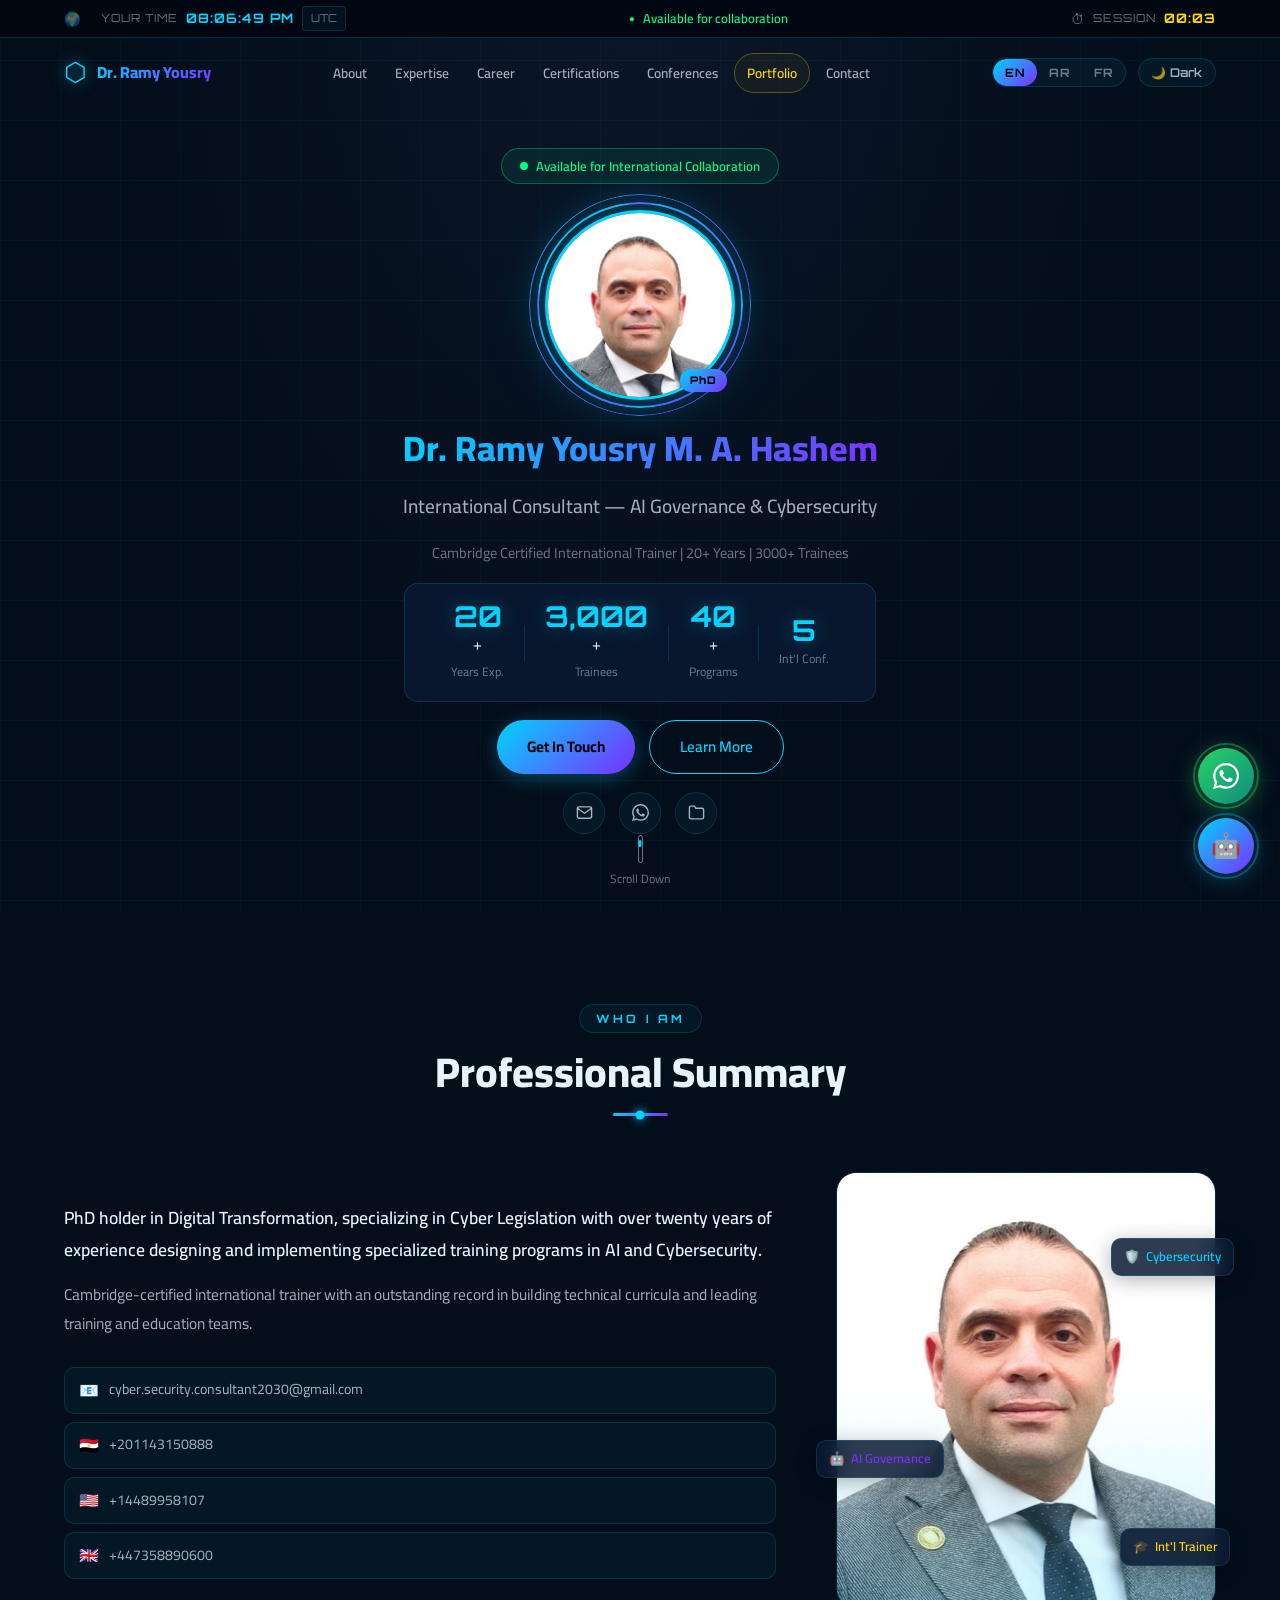
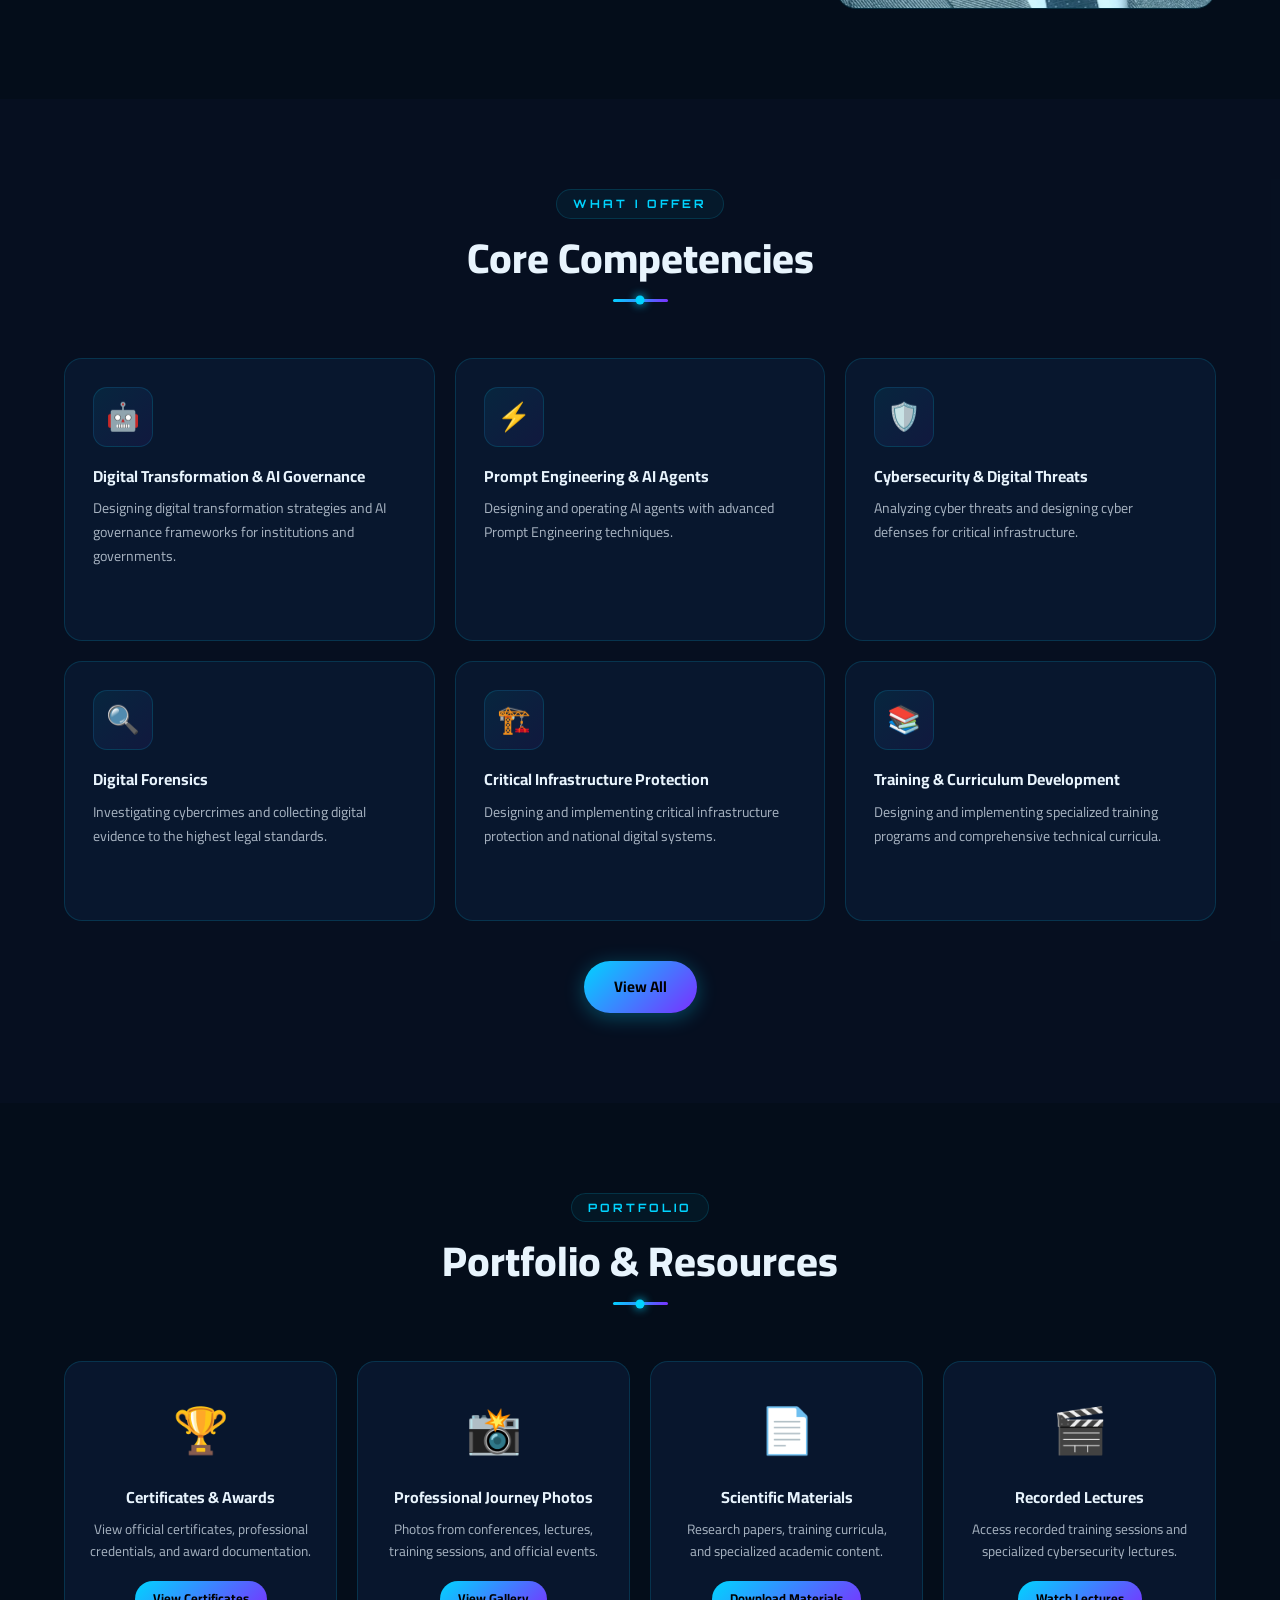
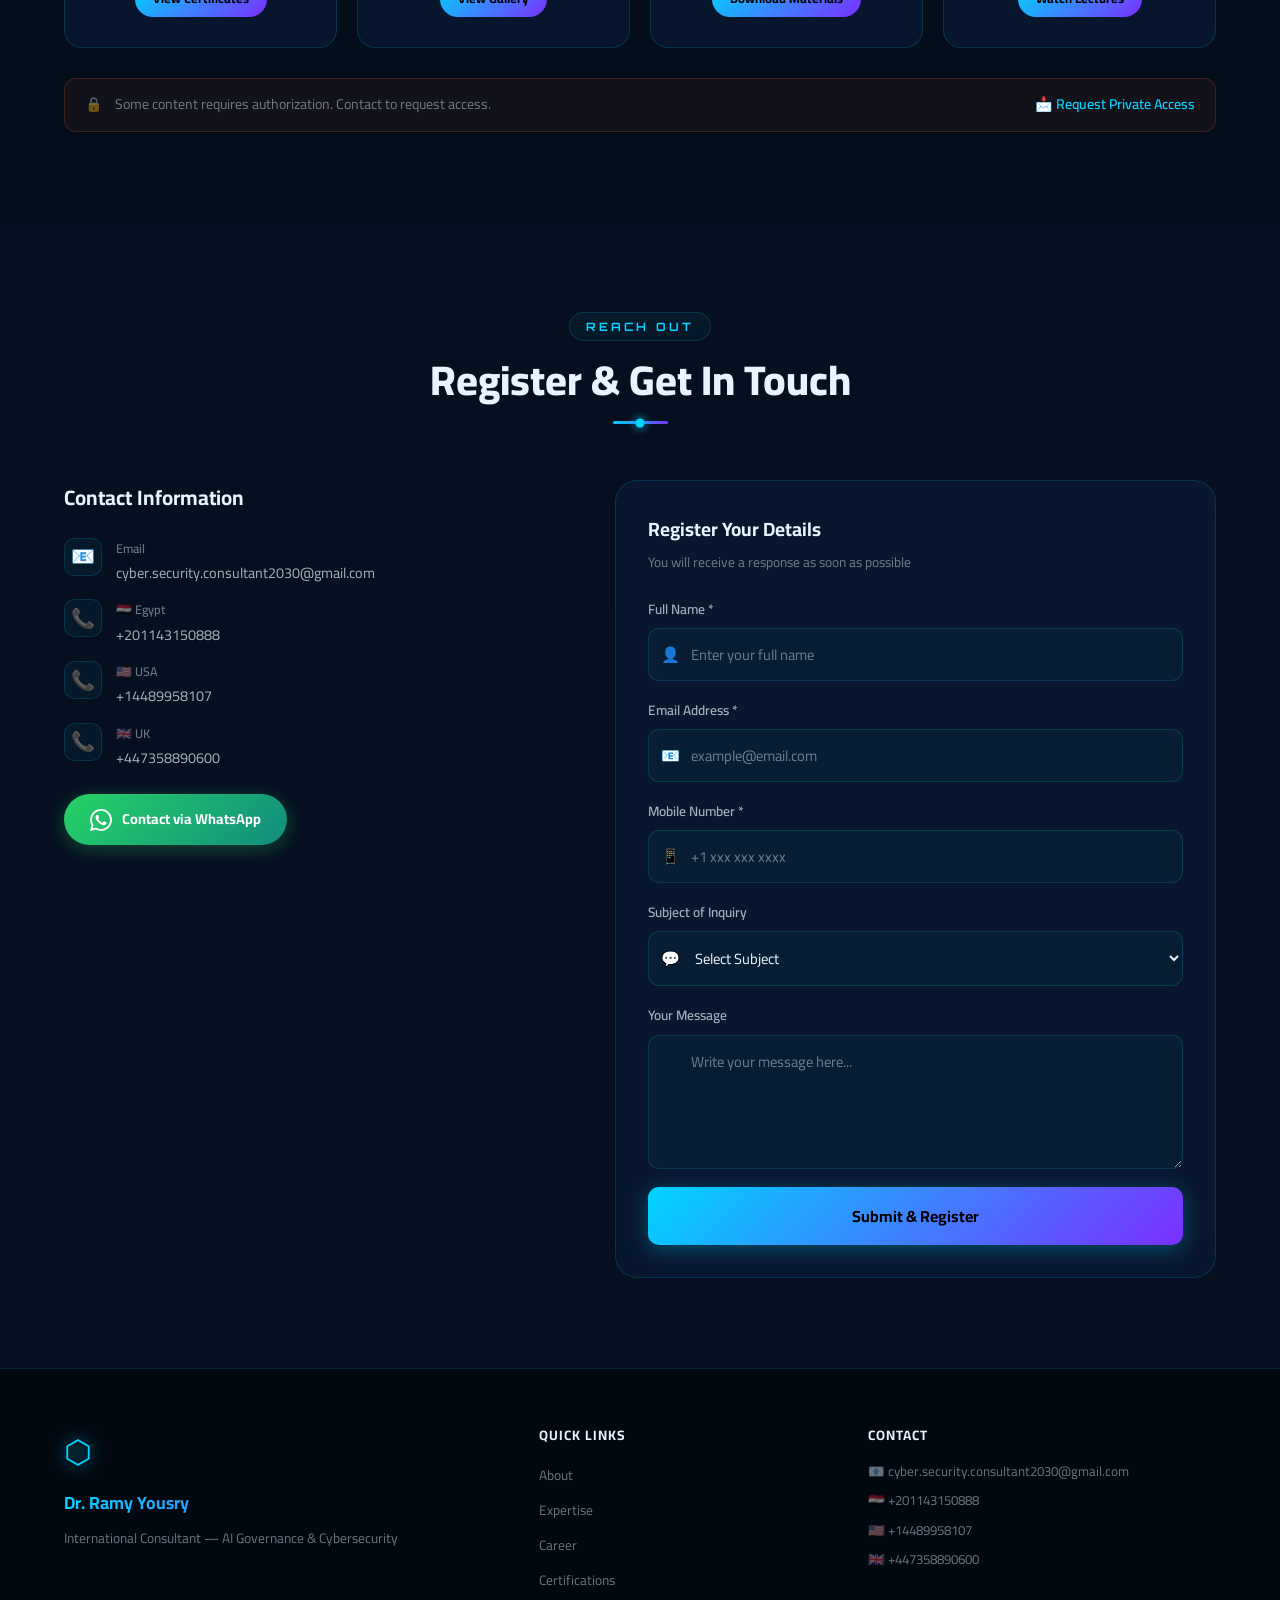
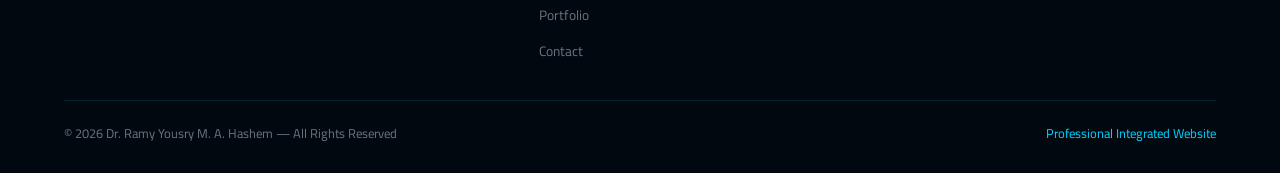
<file: index.html>
<!DOCTYPE html>
<html lang="en" dir="ltr">
<head>
  <meta charset="UTF-8"/>
  <meta name="viewport" content="width=device-width, initial-scale=1.0"/>
  <title>Dr. Ramy Yousry | International Consultant — AI Governance & Cybersecurity</title>
  <meta name="description" content="Dr. Ramy Yousry — International Consultant in AI Governance and Cybersecurity, Cambridge Certified International Trainer with 20+ years experience."/>
  <meta name="keywords" content="Ramy Yousry, AI Governance, Cybersecurity, International Consultant, Trainer, Cambridge"/>
  <link rel="preconnect" href="https://fonts.googleapis.com"/>
  <link rel="preconnect" href="https://fonts.gstatic.com" crossorigin/>
  <link href="https://fonts.googleapis.com/css2?family=Cairo:wght@300;400;600;700;800&family=Rajdhani:wght@400;500;600;700&family=Orbitron:wght@400;700;900&display=swap" rel="stylesheet"/>
  <link rel="stylesheet" href="style.css"/>
</head>
<body class="ltr-mode">

  <div id="particles-container"></div>

  <!-- ===== TOP INFO BAR ===== -->
  <div class="top-bar" id="top-bar">
    <div class="top-bar-inner">
      <div class="top-bar-left">
        <span class="top-bar-icon">🌍</span>
        <span id="top-country" class="top-country"></span>
        <span class="top-time-label" id="tb-your-time">Your Time</span>
        <span class="top-clock" id="top-clock">--:--:--</span>
        <span class="top-timezone" id="top-timezone"></span>
      </div>
      <div class="top-bar-center">
        <span class="top-bar-icon pulse-green">●</span>
        <span id="tb-available">Available for collaboration</span>
      </div>
      <div class="top-bar-right">
        <span class="top-bar-icon">⏱</span>
        <span class="top-session-label" id="tb-session">Session</span>
        <span class="top-session" id="session-timer">00:00</span>
      </div>
    </div>
  </div>

  <!-- ===== NAVBAR ===== -->
  <nav class="navbar" id="navbar">
    <div class="nav-container">
      <div class="nav-logo">
        <span class="logo-icon">⬡</span>
        <span class="logo-text">Dr. Ramy Yousry</span>
      </div>
      <ul class="nav-links" id="nav-links">
        <li><a href="#about" id="nav-about">About</a></li>
        <li><a href="expertise.html" id="nav-expertise">Expertise</a></li>
        <li><a href="experience.html" id="nav-experience">Career</a></li>
        <li><a href="certifications.html" id="nav-certifications">Certifications</a></li>
        <li><a href="conferences.html" id="nav-conferences">Conferences</a></li>
        <li><a href="portfolio.html" id="nav-portfolio" class="nav-highlight">Portfolio</a></li>
        <li><a href="#contact" id="nav-contact">Contact</a></li>
      </ul>
      <div class="nav-actions">
        <div class="lang-switcher" id="lang-switcher">
          <button class="lang-btn active" data-lang="en">EN</button>
          <button class="lang-btn" data-lang="ar">AR</button>
          <button class="lang-btn" data-lang="fr">FR</button>
        </div>
        <select id="theme-selector" class="theme-select">
          <option value="auto">🌗 Auto</option>
          <option value="dark">🌙 Dark</option>
          <option value="light">☀️ Light</option>
        </select>
        <button class="nav-toggle" id="nav-toggle">
          <span></span><span></span><span></span>
        </button>
      </div>
    </div>
  </nav>

  <!-- ===== HERO ===== -->
  <section class="hero" id="hero">
    <div class="hero-grid-overlay"></div>
    <div class="hero-content">
      <div class="hero-badge">
        <span class="badge-dot"></span>
        <span id="hero-badge">Available for International Collaboration</span>
      </div>
      <div class="hero-photo-wrapper">
        <div class="hero-photo-ring"></div>
        <div class="hero-photo-ring ring-2"></div>
        <img src="images/profile.jpg" alt="Dr. Ramy Yousry" class="hero-photo"/>
        <div class="hero-photo-badge">PhD</div>
      </div>
      <h1 class="hero-name" id="hero-name">Dr. Ramy Yousry M. A. Hashem</h1>
      <p class="hero-title" id="hero-title">International Consultant — AI Governance & Cybersecurity</p>
      <p class="hero-subtitle" id="hero-subtitle">Cambridge Certified International Trainer | 20+ Years | 3000+ Trainees</p>
      <div class="hero-stats">
        <div class="stat-item">
          <span class="stat-num" data-target="20">0</span><span>+</span>
          <span class="stat-label" id="stat-years">Years Exp.</span>
        </div>
        <div class="stat-divider"></div>
        <div class="stat-item">
          <span class="stat-num" data-target="3000">0</span><span>+</span>
          <span class="stat-label" id="stat-trainees">Trainees</span>
        </div>
        <div class="stat-divider"></div>
        <div class="stat-item">
          <span class="stat-num" data-target="40">0</span><span>+</span>
          <span class="stat-label" id="stat-programs">Programs</span>
        </div>
        <div class="stat-divider"></div>
        <div class="stat-item">
          <span class="stat-num" data-target="5">0</span>
          <span class="stat-label" id="stat-conferences">Int'l Conf.</span>
        </div>
      </div>
      <div class="hero-cta">
        <a href="#contact" class="btn-primary" id="hero-cta1">Get In Touch</a>
        <a href="#about" class="btn-secondary" id="hero-cta2">Learn More</a>
      </div>
      <div class="hero-socials">
        <a href="mailto:cyber.security.consultant2030@gmail.com" class="social-link" title="Email">
          <svg viewBox="0 0 24 24" fill="none" stroke="currentColor" stroke-width="2"><path d="M4 4h16c1.1 0 2 .9 2 2v12c0 1.1-.9 2-2 2H4c-1.1 0-2-.9-2-2V6c0-1.1.9-2 2-2z"/><polyline points="22,6 12,13 2,6"/></svg>
        </a>
        <a href="https://wa.me/14489958107" target="_blank" class="social-link" title="WhatsApp" id="wa-social">
          <svg viewBox="0 0 24 24" fill="currentColor"><path d="M17.472 14.382c-.297-.149-1.758-.867-2.03-.967-.273-.099-.471-.148-.67.15-.197.297-.767.966-.94 1.164-.173.199-.347.223-.644.075-.297-.15-1.255-.463-2.39-1.475-.883-.788-1.48-1.761-1.653-2.059-.173-.297-.018-.458.13-.606.134-.133.298-.347.446-.52.149-.174.198-.298.298-.497.099-.198.05-.371-.025-.52-.075-.149-.669-1.612-.916-2.207-.242-.579-.487-.5-.669-.51-.173-.008-.371-.01-.57-.01-.198 0-.52.074-.792.372-.272.297-1.04 1.016-1.04 2.479 0 1.462 1.065 2.875 1.213 3.074.149.198 2.096 3.2 5.077 4.487.709.306 1.262.489 1.694.625.712.227 1.36.195 1.871.118.571-.085 1.758-.719 2.006-1.413.248-.694.248-1.289.173-1.413-.074-.124-.272-.198-.57-.347m-5.421 7.403h-.004a9.87 9.87 0 01-5.031-1.378l-.361-.214-3.741.982.998-3.648-.235-.374a9.86 9.86 0 01-1.51-5.26c.001-5.45 4.436-9.884 9.888-9.884 2.64 0 5.122 1.03 6.988 2.898a9.825 9.825 0 012.893 6.994c-.003 5.45-4.437 9.884-9.885 9.884m8.413-18.297A11.815 11.815 0 0012.05 0C5.495 0 .16 5.335.157 11.892c0 2.096.547 4.142 1.588 5.945L.057 24l6.305-1.654a11.882 11.882 0 005.683 1.448h.005c6.554 0 11.89-5.335 11.893-11.893a11.821 11.821 0 00-3.48-8.413z"/></svg>
        </a>
        <a href="https://drive.google.com/drive/folders/1-XeiYtOV07gzVsQddErY1we0h6-1MS_B" target="_blank" class="social-link" title="Portfolio">
          <svg viewBox="0 0 24 24" fill="none" stroke="currentColor" stroke-width="2"><path d="M22 19a2 2 0 0 1-2 2H4a2 2 0 0 1-2-2V5a2 2 0 0 1 2-2h5l2 3h9a2 2 0 0 1 2 2z"/></svg>
        </a>
      </div>
    </div>
    <div class="hero-scroll-indicator">
      <div class="scroll-dot"></div>
      <span id="hero-scroll">Scroll Down</span>
    </div>
  </section>

  <!-- ===== ABOUT ===== -->
  <section class="section about-section" id="about">
    <div class="container">
      <div class="section-header fade-in">
        <span class="section-tag" id="tag-about">Who I Am</span>
        <h2 id="h-about">Professional Summary</h2>
        <div class="section-line"></div>
      </div>
      <div class="about-grid">
        <div class="about-text fade-in">
          <p class="about-lead" id="about-lead">PhD holder in Digital Transformation, specializing in Cyber Legislation, with over twenty years of experience designing and implementing specialized training programs in AI and Cybersecurity.</p>
          <p class="about-body" id="about-body">Cambridge-certified international trainer with an outstanding record in building technical curricula and leading training and education teams.</p>
          <div class="about-contact-grid">
            <div class="contact-chip"><span class="chip-icon">📧</span><a href="mailto:cyber.security.consultant2030@gmail.com">cyber.security.consultant2030@gmail.com</a></div>
            <div class="contact-chip"><span class="chip-icon">🇪🇬</span><a href="tel:+201143150888">+201143150888</a></div>
            <div class="contact-chip"><span class="chip-icon">🇺🇸</span><a href="tel:+14489958107">+14489958107</a></div>
            <div class="contact-chip"><span class="chip-icon">🇬🇧</span><a href="tel:+447358890600">+447358890600</a></div>
          </div>
        </div>
        <div class="about-visual fade-in">
          <div class="about-card-3d">
            <div class="card-inner"><div class="card-front">
              <img src="images/profile.jpg" alt="Dr. Ramy Yousry" class="about-photo"/>
              <div class="card-glow"></div>
            </div></div>
            <div class="floating-tag tag-1"><span>🛡️</span><span>Cybersecurity</span></div>
            <div class="floating-tag tag-2"><span>🤖</span><span>AI Governance</span></div>
            <div class="floating-tag tag-3"><span>🎓</span><span>Int'l Trainer</span></div>
          </div>
        </div>
      </div>
    </div>
  </section>

  <!-- ===== EXPERTISE PREVIEW ===== -->
  <section class="section expertise-section" id="expertise">
    <div class="container">
      <div class="section-header fade-in">
        <span class="section-tag" id="tag-expertise">What I Offer</span>
        <h2 id="h-expertise">Core Competencies</h2>
        <div class="section-line"></div>
      </div>
      <div class="expertise-grid">
        <a href="expertise.html" class="expertise-card fade-in" data-delay="0">
          <div class="expertise-icon-wrap"><div class="expertise-icon">🤖</div></div>
          <h3 id="exp1-title">Digital Transformation & AI Governance</h3>
          <p id="exp1-body">Designing digital transformation strategies and AI governance frameworks.</p>
          <span class="card-explore" id="explore-btn">Explore →</span>
        </a>
        <a href="expertise.html" class="expertise-card fade-in" data-delay="100">
          <div class="expertise-icon-wrap"><div class="expertise-icon">⚡</div></div>
          <h3 id="exp2-title">Prompt Engineering & AI Agents</h3>
          <p id="exp2-body">Designing and operating AI agents with advanced techniques.</p>
          <span class="card-explore">Explore →</span>
        </a>
        <a href="expertise.html" class="expertise-card fade-in" data-delay="200">
          <div class="expertise-icon-wrap"><div class="expertise-icon">🛡️</div></div>
          <h3 id="exp3-title">Cybersecurity & Digital Threats</h3>
          <p id="exp3-body">Analyzing cyber threats and designing cyber defenses.</p>
          <span class="card-explore">Explore →</span>
        </a>
        <a href="expertise.html" class="expertise-card fade-in" data-delay="300">
          <div class="expertise-icon-wrap"><div class="expertise-icon">🔍</div></div>
          <h3 id="exp4-title">Digital Forensics</h3>
          <p id="exp4-body">Investigating cybercrimes and collecting digital evidence.</p>
          <span class="card-explore">Explore →</span>
        </a>
        <a href="expertise.html" class="expertise-card fade-in" data-delay="400">
          <div class="expertise-icon-wrap"><div class="expertise-icon">🏗️</div></div>
          <h3 id="exp5-title">Critical Infrastructure Protection</h3>
          <p id="exp5-body">Designing and implementing infrastructure protection systems.</p>
          <span class="card-explore">Explore →</span>
        </a>
        <a href="expertise.html" class="expertise-card fade-in" data-delay="500">
          <div class="expertise-icon-wrap"><div class="expertise-icon">📚</div></div>
          <h3 id="exp6-title">Training & Curriculum Development</h3>
          <p id="exp6-body">Designing specialized training programs and curricula.</p>
          <span class="card-explore">Explore →</span>
        </a>
      </div>
      <div class="section-cta fade-in">
        <a href="expertise.html" class="btn-primary" id="view-all-expertise">View All Expertise →</a>
      </div>
    </div>
  </section>

  <!-- ===== PORTFOLIO PREVIEW ===== -->
  <section class="section portfolio-preview-section" id="portfolio-preview">
    <div class="container">
      <div class="section-header fade-in">
        <span class="section-tag" id="tag-portfolio">Portfolio</span>
        <h2 id="h-portfolio">Portfolio & Resources</h2>
        <div class="section-line"></div>
      </div>
      <div class="portfolio-preview-grid">
        <a href="portfolio.html#certificates" class="port-preview-card fade-in" data-delay="0">
          <div class="port-preview-icon">🏆</div>
          <div class="port-preview-glow"></div>
          <h3 id="port1-title">Certificates & Awards</h3>
          <p id="port1-desc">View official certificates, credentials, and award documentation.</p>
          <span class="port-preview-btn" id="port1-btn">View Certificates</span>
        </a>
        <a href="portfolio.html#photos" class="port-preview-card fade-in" data-delay="100">
          <div class="port-preview-icon">📸</div>
          <div class="port-preview-glow"></div>
          <h3 id="port2-title">Professional Journey Photos</h3>
          <p id="port2-desc">Photos from conferences, lectures, and official events.</p>
          <span class="port-preview-btn" id="port2-btn">View Gallery</span>
        </a>
        <a href="portfolio.html#materials" class="port-preview-card fade-in" data-delay="200">
          <div class="port-preview-icon">📄</div>
          <div class="port-preview-glow"></div>
          <h3 id="port3-title">Scientific Materials</h3>
          <p id="port3-desc">Research papers, curricula, and academic content.</p>
          <span class="port-preview-btn" id="port3-btn">Download Materials</span>
        </a>
        <a href="portfolio.html#lectures" class="port-preview-card fade-in" data-delay="300">
          <div class="port-preview-icon">🎬</div>
          <div class="port-preview-glow"></div>
          <h3 id="port4-title">Recorded Lectures</h3>
          <p id="port4-desc">Access recorded training sessions and specialized lectures.</p>
          <span class="port-preview-btn" id="port4-btn">Watch Lectures</span>
        </a>
      </div>
      <div class="port-note fade-in">
        <span>🔒</span>
        <span id="port-note">Some content requires authorization. Contact to request access.</span>
        <a href="#contact" class="port-contact-link" id="port-contact">📩 Request Private Access</a>
      </div>
    </div>
  </section>

  <!-- ===== CONTACT ===== -->
  <section class="section contact-section" id="contact">
    <div class="container">
      <div class="section-header fade-in">
        <span class="section-tag" id="tag-contact">Reach Out</span>
        <h2 id="h-contact">Register & Get In Touch</h2>
        <div class="section-line"></div>
      </div>
      <div class="contact-grid">
        <div class="contact-info fade-in">
          <h3 id="contact-info-title">Contact Information</h3>
          <div class="info-items">
            <div class="info-item">
              <div class="info-icon">📧</div>
              <div><strong>Email</strong><a href="mailto:cyber.security.consultant2030@gmail.com">cyber.security.consultant2030@gmail.com</a></div>
            </div>
            <div class="info-item">
              <div class="info-icon">📞</div>
              <div><strong>🇪🇬 Egypt</strong><a href="tel:+201143150888">+201143150888</a></div>
            </div>
            <div class="info-item">
              <div class="info-icon">📞</div>
              <div><strong>🇺🇸 USA</strong><a href="tel:+14489958107">+14489958107</a></div>
            </div>
            <div class="info-item">
              <div class="info-icon">📞</div>
              <div><strong>🇬🇧 UK</strong><a href="tel:+447358890600">+447358890600</a></div>
            </div>
            </div>
          <a href="https://wa.me/14489958107" target="_blank" class="whatsapp-contact-btn" id="wa-contact-btn">
            <svg viewBox="0 0 24 24" fill="currentColor" width="22" height="22"><path d="M17.472 14.382c-.297-.149-1.758-.867-2.03-.967-.273-.099-.471-.148-.67.15-.197.297-.767.966-.94 1.164-.173.199-.347.223-.644.075-.297-.15-1.255-.463-2.39-1.475-.883-.788-1.48-1.761-1.653-2.059-.173-.297-.018-.458.13-.606.134-.133.298-.347.446-.52.149-.174.198-.298.298-.497.099-.198.05-.371-.025-.52-.075-.149-.669-1.612-.916-2.207-.242-.579-.487-.5-.669-.51-.173-.008-.371-.01-.57-.01-.198 0-.52.074-.792.372-.272.297-1.04 1.016-1.04 2.479 0 1.462 1.065 2.875 1.213 3.074.149.198 2.096 3.2 5.077 4.487.709.306 1.262.489 1.694.625.712.227 1.36.195 1.871.118.571-.085 1.758-.719 2.006-1.413.248-.694.248-1.289.173-1.413-.074-.124-.272-.198-.57-.347m-5.421 7.403h-.004a9.87 9.87 0 01-5.031-1.378l-.361-.214-3.741.982.998-3.648-.235-.374a9.86 9.86 0 01-1.51-5.26c.001-5.45 4.436-9.884 9.888-9.884 2.64 0 5.122 1.03 6.988 2.898a9.825 9.825 0 012.893 6.994c-.003 5.45-4.437 9.884-9.885 9.884m8.413-18.297A11.815 11.815 0 0012.05 0C5.495 0 .16 5.335.157 11.892c0 2.096.547 4.142 1.588 5.945L.057 24l6.305-1.654a11.882 11.882 0 005.683 1.448h.005c6.554 0 11.89-5.335 11.893-11.893a11.821 11.821 0 00-3.48-8.413z"/></svg>
            <span id="wa-btn">Contact via WhatsApp</span>
          </a>
        </div>
        <div class="contact-form-wrapper fade-in">
          <div class="form-header">
            <h3 id="contact-register-title">Register Your Details</h3>
            <p id="contact-register-sub">You will receive a response as soon as possible</p>
          </div>
          <form class="contact-form" id="contact-form" action="https://formspree.io/f/YOUR_FORMSPREE_ID" method="POST">
            <input type="hidden" name="_subject" value="New Registration — Dr. Ramy Yousry Website"/>
            <div class="form-group">
              <label for="fullname" id="lbl-name">Full Name *</label>
              <div class="input-wrapper">
                <span class="input-icon">👤</span>
                <input type="text" id="fullname" name="name" placeholder="Enter your full name" required/>
              </div>
            </div>
            <div class="form-group">
              <label for="email" id="lbl-email">Email Address *</label>
              <div class="input-wrapper">
                <span class="input-icon">📧</span>
                <input type="email" id="email" name="email" placeholder="example@email.com" required/>
              </div>
            </div>
            <div class="form-group">
              <label for="phone" id="lbl-phone">Mobile Number *</label>
              <div class="input-wrapper">
                <span class="input-icon">📱</span>
                <input type="tel" id="phone" name="phone" placeholder="+1 xxx xxx xxxx" required/>
              </div>
            </div>
            <div class="form-group">
              <label for="interest" id="lbl-interest">Subject of Inquiry</label>
              <div class="input-wrapper">
                <span class="input-icon">💬</span>
                <select id="interest" name="interest">
                  <option value="" id="opt-select">Select Subject</option>
                  <option value="training" id="opt-training">Training & Educational Programs</option>
                  <option value="consulting" id="opt-consulting">AI Consulting</option>
                  <option value="cyber" id="opt-cyber">Cybersecurity Consulting</option>
                  <option value="lecture" id="opt-lecture">Lectures & Seminars</option>
                  <option value="portfolio" id="opt-portfolio">Request Portfolio Access</option>
                  <option value="other" id="opt-other">Other</option>
                </select>
              </div>
            </div>
            <div class="form-group">
              <label for="message" id="lbl-message">Your Message</label>
              <div class="input-wrapper textarea-wrapper">
                <textarea id="message" name="message" rows="4" placeholder="Write your message here..."></textarea>
              </div>
            </div>
            <button type="submit" class="btn-submit" id="submit-btn">
              <span class="btn-text" id="form-submit">Submit & Register</span>
              <span class="btn-loader" style="display:none;">⏳</span>
            </button>
            <div class="form-success" id="form-success" style="display:none;">
              <span>✅</span>
              <span id="form-success-msg">Successfully sent! Dr. Ramy will contact you soon.</span>
            </div>
          </form>
        </div>
      </div>
    </div>
  </section>

  <!-- ===== FOOTER ===== -->
  <footer class="footer">
    <div class="container">
      <div class="footer-grid">
        <div class="footer-brand">
          <span class="logo-icon">⬡</span>
          <h3>Dr. Ramy Yousry</h3>
          <p id="footer-desc">International Consultant — AI Governance & Cybersecurity</p>
        </div>
        <div class="footer-links">
          <h4 id="footer-links-title">Quick Links</h4>
          <ul>
            <li><a href="#about" id="fl-about">About</a></li>
            <li><a href="expertise.html" id="fl-expertise">Expertise</a></li>
            <li><a href="experience.html" id="fl-experience">Career</a></li>
            <li><a href="certifications.html" id="fl-certs">Certifications</a></li>
            <li><a href="portfolio.html" id="fl-portfolio">Portfolio</a></li>
            <li><a href="#contact" id="fl-contact">Contact</a></li>
          </ul>
        </div>
        <div class="footer-contact">
          <h4 id="footer-contact-title">Contact</h4>
          <p>📧 <a href="mailto:cyber.security.consultant2030@gmail.com">cyber.security.consultant2030@gmail.com</a></p>
          <p>🇪🇬 <a href="tel:+201143150888">+201143150888</a></p>
          <p>🇺🇸 <a href="tel:+14489958107">+14489958107</a></p>
          <p>🇬🇧 <a href="tel:+447358890600">+447358890600</a></p>
        </div>
      </div>
      <div class="footer-bottom">
        <p>© 2026 Dr. Ramy Yousry M. A. Hashem — <span id="footer-rights">All Rights Reserved</span></p>
        <p class="footer-built" id="footer-built">Doctor Consultant</p>
      </div>
    </div>
  </footer>

  <!-- ===== WHATSAPP FLOAT ===== -->
  <a href="https://wa.me/14489958107" target="_blank" class="whatsapp-float" id="whatsapp-float">
    <div class="wa-pulse"></div>
    <svg viewBox="0 0 24 24" fill="currentColor"><path d="M17.472 14.382c-.297-.149-1.758-.867-2.03-.967-.273-.099-.471-.148-.67.15-.197.297-.767.966-.94 1.164-.173.199-.347.223-.644.075-.297-.15-1.255-.463-2.39-1.475-.883-.788-1.48-1.761-1.653-2.059-.173-.297-.018-.458.13-.606.134-.133.298-.347.446-.52.149-.174.198-.298.298-.497.099-.198.05-.371-.025-.52-.075-.149-.669-1.612-.916-2.207-.242-.579-.487-.5-.669-.51-.173-.008-.371-.01-.57-.01-.198 0-.52.074-.792.372-.272.297-1.04 1.016-1.04 2.479 0 1.462 1.065 2.875 1.213 3.074.149.198 2.096 3.2 5.077 4.487.709.306 1.262.489 1.694.625.712.227 1.36.195 1.871.118.571-.085 1.758-.719 2.006-1.413.248-.694.248-1.289.173-1.413-.074-.124-.272-.198-.57-.347m-5.421 7.403h-.004a9.87 9.87 0 01-5.031-1.378l-.361-.214-3.741.982.998-3.648-.235-.374a9.86 9.86 0 01-1.51-5.26c.001-5.45 4.436-9.884 9.888-9.884 2.64 0 5.122 1.03 6.988 2.898a9.825 9.825 0 012.893 6.994c-.003 5.45-4.437 9.884-9.885 9.884m8.413-18.297A11.815 11.815 0 0012.05 0C5.495 0 .16 5.335.157 11.892c0 2.096.547 4.142 1.588 5.945L.057 24l6.305-1.654a11.882 11.882 0 005.683 1.448h.005c6.554 0 11.89-5.335 11.893-11.893a11.821 11.821 0 00-3.48-8.413z"/></svg>
    <span class="wa-tooltip" id="wa-tooltip">Chat Now</span>
  </a>

  <!-- ===== AI CHAT ===== -->
  <div class="ai-chat-btn" id="ai-chat-btn">
    <div class="ai-pulse"></div>
    <span class="ai-icon">🤖</span>
    <span class="ai-tooltip" id="ai-tooltip">AI Assistant</span>
  </div>
  <div class="ai-chat-modal" id="ai-chat-modal">
    <div class="chat-header">
      <div class="chat-avatar">🤖</div>
      <div class="chat-info">
        <h4 id="ai-title">AI Assistant — Dr. Ramy</h4>
        <span class="chat-status" id="ai-status">Online Now</span>
      </div>
      <button class="chat-close" id="chat-close">✕</button>
    </div>
    <div class="chat-messages" id="chat-messages">
      <div class="chat-msg bot"><div class="msg-bubble" id="ai-welcome">Hello! I'm Dr. Ramy Yousry's AI Assistant. How can I help you today? 👋</div></div>
      <div class="chat-msg bot"><div class="msg-bubble coming-soon" id="ai-coming">🚧 This feature is under development. Coming soon with advanced AI!</div></div>
      <div class="chat-msg bot">
        <div class="quick-actions">
          <button class="quick-btn" id="ai-register-btn" onclick="document.getElementById('ai-chat-modal').classList.remove('active');document.getElementById('contact').scrollIntoView({behavior:'smooth'})">📝 Register My Info</button>
          <a href="https://wa.me/14489958107" target="_blank" class="quick-btn" id="ai-wa-btn">💬 Direct WhatsApp</a>
        </div>
      </div>
    </div>
    <div class="chat-input-area">
      <input type="text" id="chat-input" placeholder="Write your message here..." disabled/>
      <button class="chat-send" disabled>
        <svg viewBox="0 0 24 24" fill="none" stroke="currentColor" stroke-width="2" width="18" height="18"><line x1="22" y1="2" x2="11" y2="13"/><polygon points="22 2 15 22 11 13 2 9 22 2"/></svg>
      </button>
    </div>
  </div>

  <script src="i18n.js"></script>
  <script src="script.js"></script>
</body>
</html>
</file>
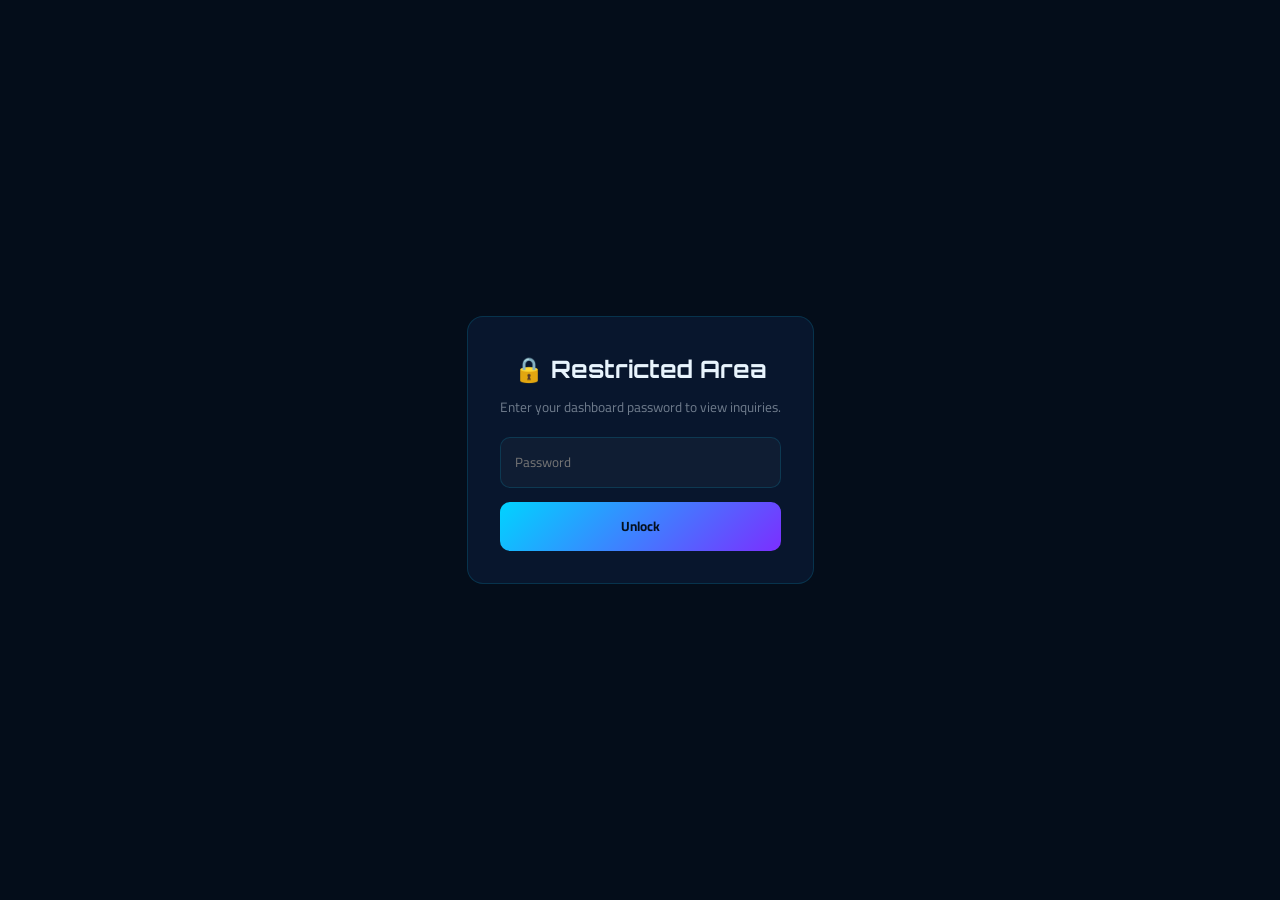
<file: admin.html>
<!DOCTYPE html>
<html lang="en" dir="ltr">
<head>
<meta charset="UTF-8"/>
<meta name="viewport" content="width=device-width, initial-scale=1.0"/>
<meta name="robots" content="noindex, nofollow"/>
<title id="page-title">Inquiries Dashboard — Dr. Ramy Yousry</title>
<link rel="preconnect" href="https://fonts.googleapis.com"/>
<link href="https://fonts.googleapis.com/css2?family=Cairo:wght@300;400;600;700;800&family=Orbitron:wght@400;700;900&display=swap" rel="stylesheet"/>
<link rel="stylesheet" href="style.css"/>
<style>
  body.admin-body{ min-height:100vh; display:flex; align-items:center; justify-content:center; padding:24px; }
  .admin-wrap{ width:100%; max-width:1100px; margin:0 auto; }
  .lock-box{ max-width:380px; margin:120px auto; background:var(--bg-card); border:1px solid var(--border); border-radius:16px; padding:32px; text-align:center; }
  .lock-box h2{ color:var(--text-primary); margin-bottom:6px; font-family:var(--font-tech); }
  .lock-box p{ color:var(--text-muted); font-size:0.85rem; margin-bottom:18px; }
  .lock-box input{ width:100%; padding:12px 14px; border-radius:10px; border:1px solid var(--border); background:rgba(255,255,255,0.03); color:var(--text-primary); font-family:var(--font-main); margin-bottom:14px; }
  .lock-box button{ width:100%; padding:12px; border-radius:10px; border:none; background:var(--gradient-primary); color:#04101f; font-weight:700; cursor:pointer; font-family:var(--font-main); }
  .lock-error{ color:#ff9966; font-size:0.8rem; margin-top:10px; display:none; }

  .dash-header{ display:flex; align-items:center; justify-content:space-between; flex-wrap:wrap; gap:14px; margin-bottom:24px; }
  .dash-title{ display:flex; align-items:center; gap:12px; }
  .dash-title h1{ font-family:var(--font-tech); color:var(--text-primary); font-size:1.4rem; }
  .badge-count{ background:var(--accent); color:#fff; border-radius:999px; padding:4px 12px; font-size:0.8rem; font-weight:700; }
  .badge-count.zero{ background:rgba(255,255,255,0.08); color:var(--text-muted); }
  .dash-actions{ display:flex; gap:10px; }
  .dash-btn{ background:var(--bg-glass); border:1px solid var(--border); color:var(--text-primary); padding:9px 16px; border-radius:10px; cursor:pointer; font-family:var(--font-main); font-size:0.85rem; }
  .dash-btn:hover{ border-color:var(--border-hover); }

  .cards-list{ display:flex; flex-direction:column; gap:14px; }
  .lead-card{ background:var(--bg-card); border:1px solid var(--border); border-radius:14px; padding:18px 20px; position:relative; transition:var(--transition); }
  .lead-card.unread{ border-color:var(--border-glow); box-shadow:0 0 0 1px var(--primary-glow); }
  .lead-top{ display:flex; justify-content:space-between; align-items:flex-start; gap:12px; flex-wrap:wrap; }
  .lead-name{ color:var(--text-primary); font-weight:700; font-size:1.05rem; }
  .lead-name .dot{ display:inline-block; width:8px; height:8px; border-radius:50%; background:var(--success); margin-right:8px; vertical-align:middle; }
  .lead-date{ color:var(--text-muted); font-size:0.78rem; white-space:nowrap; }
  .lead-meta{ display:flex; gap:16px; flex-wrap:wrap; margin:8px 0; font-size:0.85rem; color:var(--text-secondary); }
  .lead-meta a{ color:var(--primary); text-decoration:none; }
  .lead-tag{ display:inline-block; background:var(--bg-glass); border:1px solid var(--border); border-radius:6px; padding:2px 10px; font-size:0.75rem; color:var(--text-secondary); }
  .lead-msg{ color:var(--text-secondary); font-size:0.9rem; line-height:1.5; margin-top:6px; white-space:pre-wrap; }
  .lead-mark{ margin-top:12px; font-size:0.78rem; color:var(--primary); cursor:pointer; background:none; border:none; padding:0; }
  .empty-state{ text-align:center; color:var(--text-muted); padding:80px 20px; }
  .loading-state{ text-align:center; color:var(--text-muted); padding:60px 20px; }
</style>
</head>
<body class="ltr-mode admin-body">

<div id="lock-screen">
  <div class="lock-box">
    <h2>🔒 Restricted Area</h2>
    <p>Enter your dashboard password to view inquiries.</p>
    <input type="password" id="admin-pass" placeholder="Password" autocomplete="off"/>
    <button id="unlock-btn">Unlock</button>
    <div class="lock-error" id="lock-error">Incorrect password.</div>
  </div>
</div>

<div class="admin-wrap" id="dashboard" style="display:none;">
  <div class="dash-header">
    <div class="dash-title">
      <h1>📬 Inquiries Dashboard</h1>
      <span class="badge-count zero" id="unread-badge">0 new</span>
    </div>
    <div class="dash-actions">
      <button class="dash-btn" id="refresh-btn">↻ Refresh</button>
      <a class="dash-btn" href="index.html">← Back to site</a>
    </div>
  </div>
  <div id="list-container">
    <div class="loading-state">Loading…</div>
  </div>
</div>

<script>
  /* =====================================================================
     CONFIG — must match Code.gs values exactly.
     See SETUP-GUIDE-AR.md for how to fill these in.
     ===================================================================== */
  const WEBAPP_URL = 'PASTE_YOUR_APPS_SCRIPT_WEB_APP_URL_HERE';
  const SECRET_KEY = 'DRRAMY';

  // This is a simple client-side gate to keep casual visitors out.
  // It is NOT strong security — anyone who reads the page source can see it.
  // Do not use this page for highly sensitive data.
  const DASHBOARD_PASSWORD = 'DRRAMY';

  const lockScreen = document.getElementById('lock-screen');
  const dashboard = document.getElementById('dashboard');
  const passInput = document.getElementById('admin-pass');
  const unlockBtn = document.getElementById('unlock-btn');
  const lockError = document.getElementById('lock-error');

  function unlock() {
    if (passInput.value === DASHBOARD_PASSWORD) {
      sessionStorage.setItem('admin_unlocked', '1');
      lockScreen.style.display = 'none';
      dashboard.style.display = 'block';
      loadData();
    } else {
      lockError.style.display = 'block';
    }
  }
  unlockBtn.addEventListener('click', unlock);
  passInput.addEventListener('keydown', e => { if (e.key === 'Enter') unlock(); });

  if (sessionStorage.getItem('admin_unlocked') === '1') {
    lockScreen.style.display = 'none';
    dashboard.style.display = 'block';
    loadData();
  }

  document.getElementById('refresh-btn')?.addEventListener('click', loadData);

  async function loadData() {
    const container = document.getElementById('list-container');
    container.innerHTML = '<div class="loading-state">Loading…</div>';

    if (!WEBAPP_URL || WEBAPP_URL.includes('PASTE_YOUR_APPS_SCRIPT_WEB_APP_URL_HERE')) {
      container.innerHTML = '<div class="empty-state">⚙️ Please configure WEBAPP_URL in admin.html first (see SETUP-GUIDE-AR.md).</div>';
      return;
    }

    try {
      const resp = await fetch(`${WEBAPP_URL}?key=${encodeURIComponent(SECRET_KEY)}`);
      const data = await resp.json();

      if (data.result !== 'success') {
        container.innerHTML = `<div class="empty-state">❌ ${data.error || 'Unable to load data.'}</div>`;
        return;
      }

      const rows = (data.rows || []).slice().reverse(); // newest first
      const unreadCount = rows.filter(r => r.Status !== 'read').length;

      const badge = document.getElementById('unread-badge');
      badge.textContent = `${unreadCount} new`;
      badge.classList.toggle('zero', unreadCount === 0);

      if (rows.length === 0) {
        container.innerHTML = '<div class="empty-state">No inquiries yet. New submissions will appear here.</div>';
        return;
      }

      container.innerHTML = '<div class="cards-list"></div>';
      const list = container.querySelector('.cards-list');

      rows.forEach(r => {
        const isUnread = r.Status !== 'read';
        const card = document.createElement('div');
        card.className = 'lead-card' + (isUnread ? ' unread' : '');
        const dateStr = r.Timestamp ? new Date(r.Timestamp).toLocaleString() : '';
        card.innerHTML = `
          <div class="lead-top">
            <div class="lead-name">${isUnread ? '<span class="dot"></span>' : ''}${escapeHtml(r.Name || 'Unknown')}</div>
            <div class="lead-date">${dateStr}</div>
          </div>
          <div class="lead-meta">
            ${r.Email ? `<a href="mailto:${escapeAttr(r.Email)}">📧 ${escapeHtml(r.Email)}</a>` : ''}
            ${r.Phone ? `<a href="tel:${escapeAttr(r.Phone)}">📱 ${escapeHtml(r.Phone)}</a>` : ''}
            ${r.Interest ? `<span class="lead-tag">${escapeHtml(r.Interest)}</span>` : ''}
          </div>
          ${r.Message ? `<div class="lead-msg">${escapeHtml(r.Message)}</div>` : ''}
          ${isUnread ? `<button class="lead-mark" data-row="${r._row}">✓ Mark as read</button>` : ''}
        `;
        list.appendChild(card);
      });

      list.querySelectorAll('.lead-mark').forEach(btn => {
        btn.addEventListener('click', async () => {
          const row = btn.getAttribute('data-row');
          btn.textContent = '…';
          try {
            await fetch(`${WEBAPP_URL}?key=${encodeURIComponent(SECRET_KEY)}&action=markRead&row=${row}`);
            loadData();
          } catch { btn.textContent = '✓ Mark as read'; }
        });
      });

    } catch (err) {
      container.innerHTML = '<div class="empty-state">❌ Network error. Please try again.</div>';
    }
  }

  function escapeHtml(str) {
    return String(str).replace(/[&<>"']/g, c => ({'&':'&amp;','<':'&lt;','>':'&gt;','"':'&quot;',"'":'&#39;'}[c]));
  }
  function escapeAttr(str) { return escapeHtml(str); }
</script>
</body>
</html>
</file>
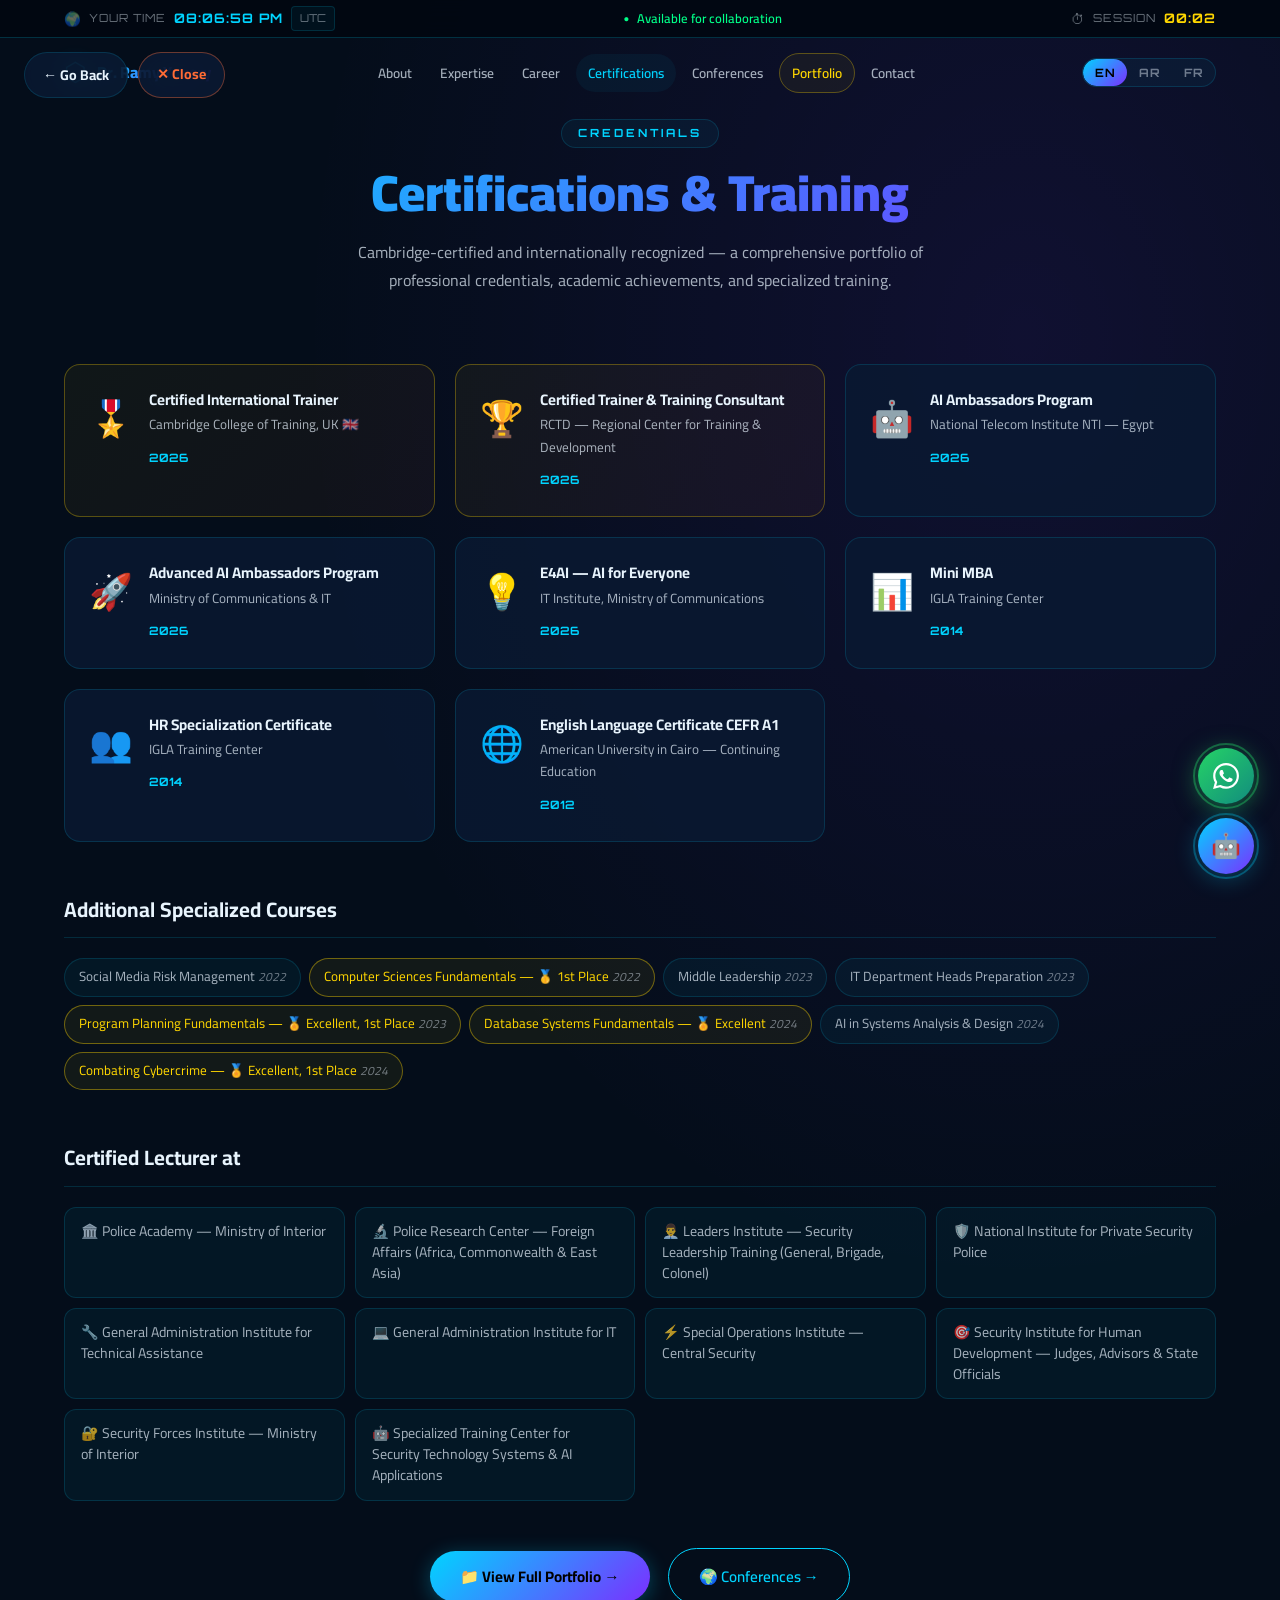
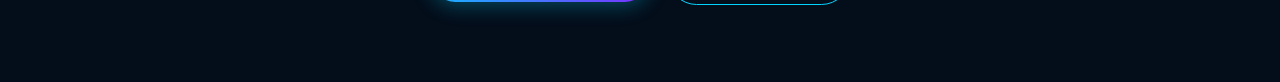
<file: certifications.html>
<!DOCTYPE html>
<html lang="en" dir="ltr">
<head>
  <meta charset="UTF-8"/>
  <meta name="viewport" content="width=device-width, initial-scale=1.0"/>
  <title>Certifications — Dr. Ramy Yousry</title>
  <link rel="preconnect" href="https://fonts.googleapis.com"/>
  <link href="https://fonts.googleapis.com/css2?family=Cairo:wght@300;400;600;700;800&family=Orbitron:wght@400;700;900&display=swap" rel="stylesheet"/>
  <link rel="stylesheet" href="style.css"/>
</head>
<body class="ltr-mode certs-bg">
  <div id="particles-container"></div>

  <div class="top-bar"><div class="top-bar-inner">
    <div class="top-bar-left"><span class="top-bar-icon">🌍</span><span class="top-time-label" id="tb-your-time">Your Time</span><span class="top-clock" id="top-clock">--:--:--</span><span class="top-timezone" id="top-timezone"></span></div>
    <div class="top-bar-center"><span class="top-bar-icon pulse-green">●</span><span id="tb-available">Available for collaboration</span></div>
    <div class="top-bar-right"><span class="top-bar-icon">⏱</span><span class="top-session-label" id="tb-session">Session</span><span class="top-session" id="session-timer">00:00</span></div>
  </div></div>

  <nav class="navbar scrolled" id="navbar">
    <div class="nav-container">
      <a href="index.html" class="nav-logo"><span class="logo-icon">⬡</span><span class="logo-text">Dr. Ramy Yousry</span></a>
      <ul class="nav-links" id="nav-links">
        <li><a href="index.html#about" id="nav-about">About</a></li>
        <li><a href="expertise.html" id="nav-expertise">Expertise</a></li>
        <li><a href="experience.html" id="nav-experience">Career</a></li>
        <li><a href="certifications.html" id="nav-certifications" class="active">Certifications</a></li>
        <li><a href="conferences.html" id="nav-conferences">Conferences</a></li>
        <li><a href="portfolio.html" id="nav-portfolio" class="nav-highlight">Portfolio</a></li>
        <li><a href="index.html#contact" id="nav-contact">Contact</a></li>
      </ul>
      <div class="nav-actions">
        <div class="lang-switcher"><button class="lang-btn" data-lang="en">EN</button><button class="lang-btn" data-lang="ar">AR</button><button class="lang-btn" data-lang="fr">FR</button></div>
        <button class="nav-toggle" id="nav-toggle"><span></span><span></span><span></span></button>
      </div>
    </div>
  </nav>

  <div class="back-nav">
    <button class="back-btn"><span>← Go Back</span></button>
    <a href="index.html" class="close-btn"><span>✕ Close</span></a>
  </div>

  <div class="subpage-content">
    <div class="subpage-hero fade-in">
      <span class="subpage-tag" id="sp-tag">Credentials</span>
      <h1 class="subpage-title" id="sp-title">Certifications & Training</h1>
      <p class="subpage-subtitle" id="sp-sub">Cambridge-certified and internationally recognized — a comprehensive portfolio of professional credentials, academic achievements, and specialized training.</p>
    </div>

    <!-- Main Certifications -->
    <div class="certs-detail-grid">
      <div class="cert-detail-card featured fade-in" data-delay="0">
        <div class="cert-logo-big">🎖️</div>
        <div class="cert-info">
          <h3 id="c1-title">Certified International Trainer</h3>
          <p id="c1-inst">Cambridge College of Training, UK 🇬🇧</p>
          <span class="cert-yr">2026</span>
        </div>
      </div>
      <div class="cert-detail-card featured fade-in" data-delay="100">
        <div class="cert-logo-big">🏆</div>
        <div class="cert-info">
          <h3 id="c2-title">Certified Trainer & Training Consultant</h3>
          <p>RCTD — Regional Center for Training & Development</p>
          <span class="cert-yr">2026</span>
        </div>
      </div>
      <div class="cert-detail-card fade-in" data-delay="200">
        <div class="cert-logo-big">🤖</div>
        <div class="cert-info">
          <h3 id="c3-title">AI Ambassadors Program</h3>
          <p id="c3-inst">National Telecom Institute NTI — Egypt</p>
          <span class="cert-yr">2026</span>
        </div>
      </div>
      <div class="cert-detail-card fade-in" data-delay="300">
        <div class="cert-logo-big">🚀</div>
        <div class="cert-info">
          <h3 id="c4-title">Advanced AI Ambassadors Program</h3>
          <p id="c4-inst">Ministry of Communications & IT</p>
          <span class="cert-yr">2026</span>
        </div>
      </div>
      <div class="cert-detail-card fade-in" data-delay="400">
        <div class="cert-logo-big">💡</div>
        <div class="cert-info">
          <h3 id="c5-title">E4AI — AI for Everyone</h3>
          <p id="c5-inst">IT Institute, Ministry of Communications</p>
          <span class="cert-yr">2026</span>
        </div>
      </div>
      <div class="cert-detail-card fade-in" data-delay="500">
        <div class="cert-logo-big">📊</div>
        <div class="cert-info">
          <h3 id="c6-title">Mini MBA</h3>
          <p id="c6-inst">IGLA Training Center</p>
          <span class="cert-yr">2014</span>
        </div>
      </div>
      <div class="cert-detail-card fade-in" data-delay="600">
        <div class="cert-logo-big">👥</div>
        <div class="cert-info">
          <h3>HR Specialization Certificate</h3>
          <p>IGLA Training Center</p>
          <span class="cert-yr">2014</span>
        </div>
      </div>
      <div class="cert-detail-card fade-in" data-delay="700">
        <div class="cert-logo-big">🌐</div>
        <div class="cert-info">
          <h3>English Language Certificate CEFR A1</h3>
          <p>American University in Cairo — Continuing Education</p>
          <span class="cert-yr">2012</span>
        </div>
      </div>
    </div>

    <!-- Specialized Courses -->
    <h3 class="edu-section-title fade-in" id="courses-title">Additional Specialized Courses</h3>
    <div class="courses-cloud fade-in">
      <span class="course-chip">Social Media Risk Management <em style="color:var(--text-muted);font-size:0.75rem;"> 2022</em></span>
      <span class="course-chip gold">Computer Sciences Fundamentals — 🥇 1st Place <em style="color:var(--text-muted);font-size:0.75rem;"> 2022</em></span>
      <span class="course-chip">Middle Leadership <em style="color:var(--text-muted);font-size:0.75rem;"> 2023</em></span>
      <span class="course-chip">IT Department Heads Preparation <em style="color:var(--text-muted);font-size:0.75rem;"> 2023</em></span>
      <span class="course-chip gold">Program Planning Fundamentals — 🏅 Excellent, 1st Place <em style="color:var(--text-muted);font-size:0.75rem;"> 2023</em></span>
      <span class="course-chip gold">Database Systems Fundamentals — 🏅 Excellent <em style="color:var(--text-muted);font-size:0.75rem;"> 2024</em></span>
      <span class="course-chip">AI in Systems Analysis & Design <em style="color:var(--text-muted);font-size:0.75rem;"> 2024</em></span>
      <span class="course-chip gold">Combating Cybercrime — 🏅 Excellent, 1st Place <em style="color:var(--text-muted);font-size:0.75rem;"> 2024</em></span>
    </div>

    <!-- Certified Lecturer -->
    <h3 class="edu-section-title fade-in" id="lecturer-title">Certified Lecturer at</h3>
    <div class="lecturers-grid fade-in">
      <div class="lecturer-chip">🏛️ Police Academy — Ministry of Interior</div>
      <div class="lecturer-chip">🔬 Police Research Center — Foreign Affairs (Africa, Commonwealth & East Asia)</div>
      <div class="lecturer-chip">👨‍💼 Leaders Institute — Security Leadership Training (General, Brigade, Colonel)</div>
      <div class="lecturer-chip">🛡️ National Institute for Private Security Police</div>
      <div class="lecturer-chip">🔧 General Administration Institute for Technical Assistance</div>
      <div class="lecturer-chip">💻 General Administration Institute for IT</div>
      <div class="lecturer-chip">⚡ Special Operations Institute — Central Security</div>
      <div class="lecturer-chip">🎯 Security Institute for Human Development — Judges, Advisors & State Officials</div>
      <div class="lecturer-chip">🔐 Security Forces Institute — Ministry of Interior</div>
      <div class="lecturer-chip">🤖 Specialized Training Center for Security Technology Systems & AI Applications</div>
    </div>

    <div class="section-cta fade-in" style="margin-top:50px;">
      <a href="portfolio.html" class="btn-primary">📁 View Full Portfolio →</a>
      <a href="conferences.html" class="btn-secondary" style="margin-left:14px;">🌍 Conferences →</a>
    </div>
  </div>

  <a href="https://wa.me/14489958107" target="_blank" class="whatsapp-float"><div class="wa-pulse"></div><svg viewBox="0 0 24 24" fill="currentColor"><path d="M17.472 14.382c-.297-.149-1.758-.867-2.03-.967-.273-.099-.471-.148-.67.15-.197.297-.767.966-.94 1.164-.173.199-.347.223-.644.075-.297-.15-1.255-.463-2.39-1.475-.883-.788-1.48-1.761-1.653-2.059-.173-.297-.018-.458.13-.606.134-.133.298-.347.446-.52.149-.174.198-.298.298-.497.099-.198.05-.371-.025-.52-.075-.149-.669-1.612-.916-2.207-.242-.579-.487-.5-.669-.51-.173-.008-.371-.01-.57-.01-.198 0-.52.074-.792.372-.272.297-1.04 1.016-1.04 2.479 0 1.462 1.065 2.875 1.213 3.074.149.198 2.096 3.2 5.077 4.487.709.306 1.262.489 1.694.625.712.227 1.36.195 1.871.118.571-.085 1.758-.719 2.006-1.413.248-.694.248-1.289.173-1.413-.074-.124-.272-.198-.57-.347m-5.421 7.403h-.004a9.87 9.87 0 01-5.031-1.378l-.361-.214-3.741.982.998-3.648-.235-.374a9.86 9.86 0 01-1.51-5.26c.001-5.45 4.436-9.884 9.888-9.884 2.64 0 5.122 1.03 6.988 2.898a9.825 9.825 0 012.893 6.994c-.003 5.45-4.437 9.884-9.885 9.884m8.413-18.297A11.815 11.815 0 0012.05 0C5.495 0 .16 5.335.157 11.892c0 2.096.547 4.142 1.588 5.945L.057 24l6.305-1.654a11.882 11.882 0 005.683 1.448h.005c6.554 0 11.89-5.335 11.893-11.893a11.821 11.821 0 00-3.48-8.413z"/></svg><span class="wa-tooltip">Chat Now</span></a>
  <div class="ai-chat-btn" id="ai-chat-btn"><div class="ai-pulse"></div><span class="ai-icon">🤖</span><span class="ai-tooltip" id="ai-tooltip">AI Assistant</span></div>
  <div class="ai-chat-modal" id="ai-chat-modal"><div class="chat-header"><div class="chat-avatar">🤖</div><div class="chat-info"><h4 id="ai-title">AI Assistant</h4><span class="chat-status" id="ai-status">Online</span></div><button class="chat-close" id="chat-close">✕</button></div><div class="chat-messages"><div class="chat-msg bot"><div class="msg-bubble" id="ai-welcome">Hello! 👋</div></div><div class="chat-msg bot"><div class="msg-bubble coming-soon" id="ai-coming">🚧 Coming soon!</div></div><div class="chat-msg bot"><div class="quick-actions"><a href="index.html#contact" class="quick-btn" id="ai-register-btn">📝 Register</a><a href="https://wa.me/14489958107" target="_blank" class="quick-btn" id="ai-wa-btn">💬 WhatsApp</a></div></div></div><div class="chat-input-area"><input type="text" id="chat-input" placeholder="Write..." disabled/><button class="chat-send" disabled><svg viewBox="0 0 24 24" fill="none" stroke="currentColor" stroke-width="2" width="16" height="16"><line x1="22" y1="2" x2="11" y2="13"/><polygon points="22 2 15 22 11 13 2 9 22 2"/></svg></button></div></div>

  <script src="i18n.js"></script>
  <script src="script.js"></script>
  <script>
    function applyPageLang(lang, t) {
      const map = {
        'sp-tag':'tag_credentials','sp-title':'h_certifications',
        'c1-title':'cert1_title','c1-inst':'cert1_inst','c2-title':'cert2_title',
        'c3-title':'cert3_title','c3-inst':'cert3_inst','c4-title':'cert4_title','c4-inst':'cert4_inst',
        'c5-title':'cert5_title','c5-inst':'cert5_inst','c6-title':'cert6_title','c6-inst':'cert6_inst',
        'courses-title':'courses_title','lecturer-title':'certified_at',
      };
      Object.entries(map).forEach(([id,key])=>{ const el=document.getElementById(id); if(el&&t[key]) el.textContent=t[key]; });
      document.title=`${t.nav_certifications} — Dr. Ramy Yousry`;
    }
    document.addEventListener('DOMContentLoaded', initSubPage);
  </script>
</body>
</html>
</file>
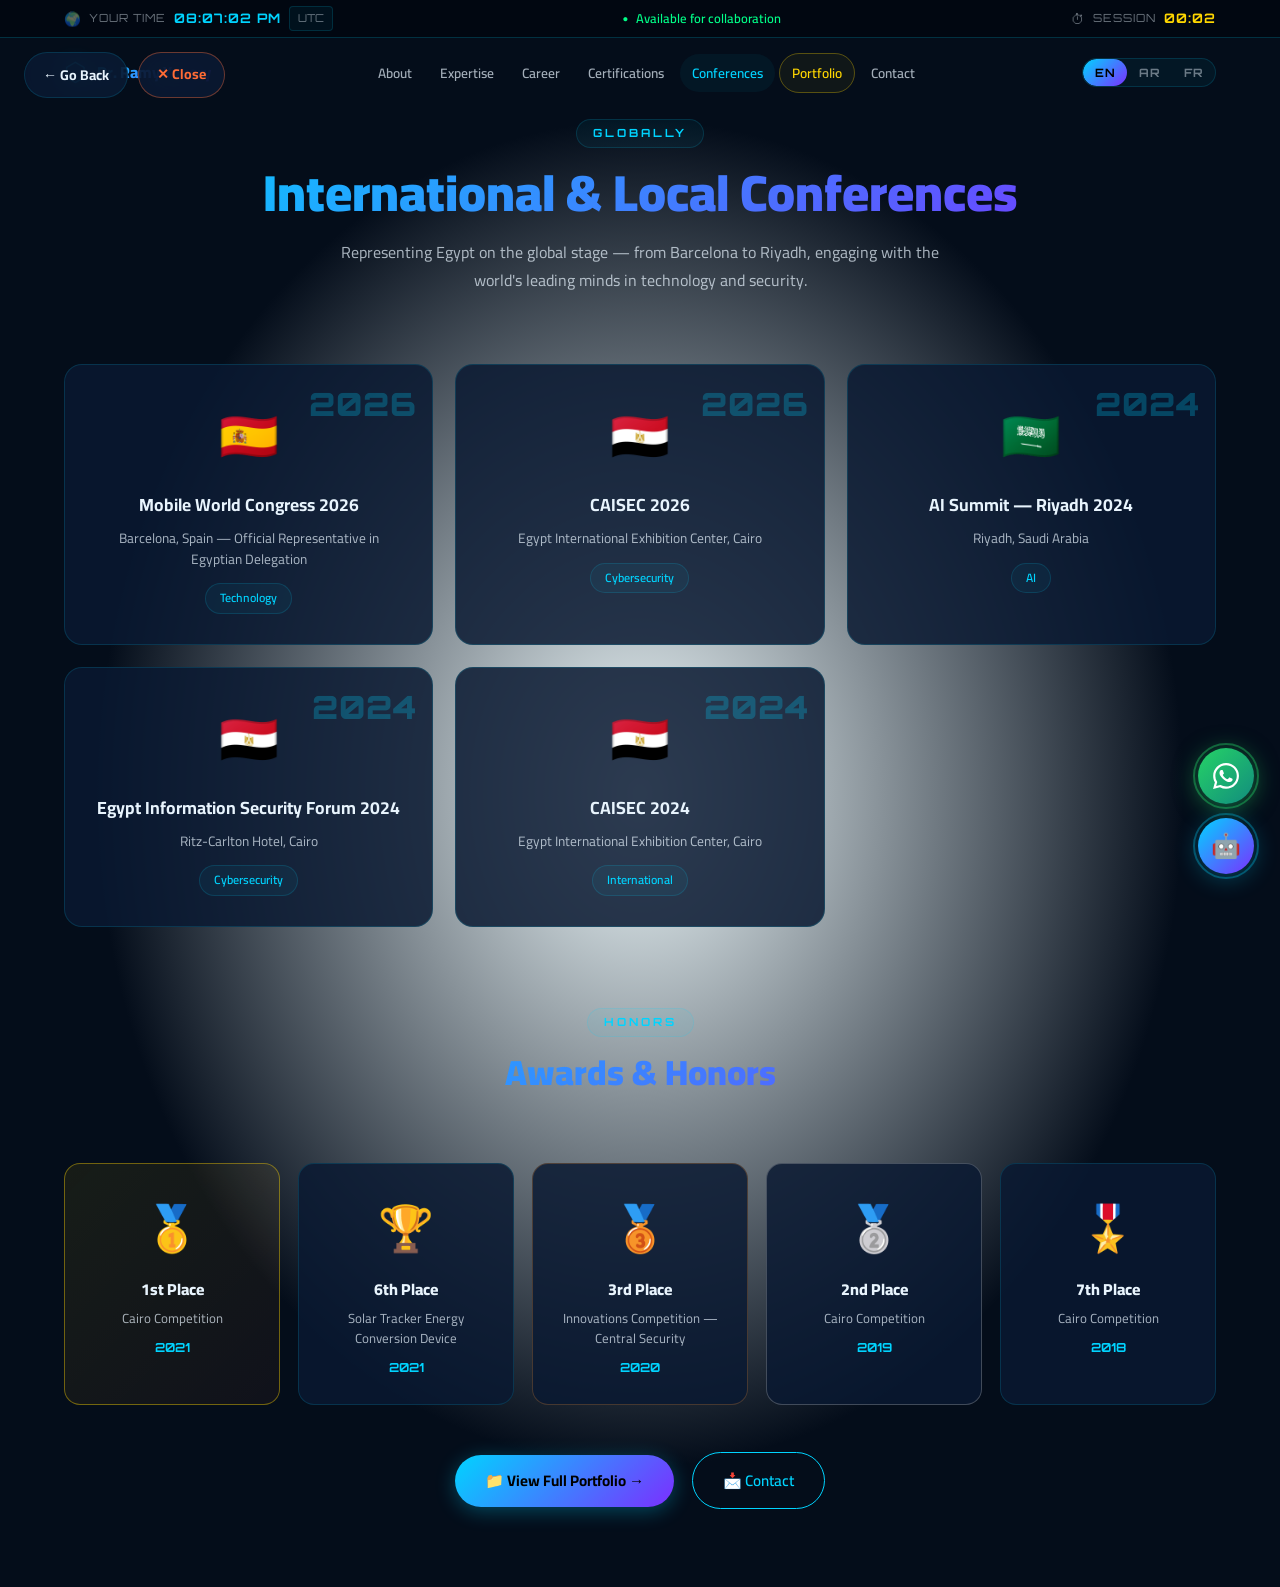
<file: conferences.html>
<!DOCTYPE html>
<html lang="en" dir="ltr">
<head>
  <meta charset="UTF-8"/>
  <meta name="viewport" content="width=device-width, initial-scale=1.0"/>
  <title>Conferences — Dr. Ramy Yousry</title>
  <link rel="preconnect" href="https://fonts.googleapis.com"/>
  <link href="https://fonts.googleapis.com/css2?family=Cairo:wght@300;400;600;700;800&family=Orbitron:wght@400;700;900&display=swap" rel="stylesheet"/>
  <link rel="stylesheet" href="style.css"/>
</head>
<body class="ltr-mode conferences-bg">
  <div id="particles-container"></div>

  <div class="top-bar"><div class="top-bar-inner">
    <div class="top-bar-left"><span class="top-bar-icon">🌍</span><span class="top-time-label" id="tb-your-time">Your Time</span><span class="top-clock" id="top-clock">--:--:--</span><span class="top-timezone" id="top-timezone"></span></div>
    <div class="top-bar-center"><span class="top-bar-icon pulse-green">●</span><span id="tb-available">Available for collaboration</span></div>
    <div class="top-bar-right"><span class="top-bar-icon">⏱</span><span class="top-session-label" id="tb-session">Session</span><span class="top-session" id="session-timer">00:00</span></div>
  </div></div>

  <nav class="navbar scrolled" id="navbar">
    <div class="nav-container">
      <a href="index.html" class="nav-logo"><span class="logo-icon">⬡</span><span class="logo-text">Dr. Ramy Yousry</span></a>
      <ul class="nav-links" id="nav-links">
        <li><a href="index.html#about" id="nav-about">About</a></li>
        <li><a href="expertise.html" id="nav-expertise">Expertise</a></li>
        <li><a href="experience.html" id="nav-experience">Career</a></li>
        <li><a href="certifications.html" id="nav-certifications">Certifications</a></li>
        <li><a href="conferences.html" id="nav-conferences" class="active">Conferences</a></li>
        <li><a href="portfolio.html" id="nav-portfolio" class="nav-highlight">Portfolio</a></li>
        <li><a href="index.html#contact" id="nav-contact">Contact</a></li>
      </ul>
      <div class="nav-actions">
        <div class="lang-switcher"><button class="lang-btn" data-lang="en">EN</button><button class="lang-btn" data-lang="ar">AR</button><button class="lang-btn" data-lang="fr">FR</button></div>
        <button class="nav-toggle" id="nav-toggle"><span></span><span></span><span></span></button>
      </div>
    </div>
  </nav>

  <div class="back-nav">
    <button class="back-btn"><span>← Go Back</span></button>
    <a href="index.html" class="close-btn"><span>✕ Close</span></a>
  </div>

  <div class="subpage-content">
    <div class="subpage-hero fade-in">
      <span class="subpage-tag" id="sp-tag">Global</span>
      <h1 class="subpage-title" id="sp-title">International Conferences</h1>
      <p class="subpage-subtitle" id="sp-sub">Representing Egypt on the global stage — from Barcelona to Riyadh, engaging with the world's leading minds in technology and security.</p>
    </div>

    <!-- Conferences -->
    <div class="conf-world">
      <div class="conf-world-card fade-in" data-delay="0">
        <div class="conf-year-big">2026</div>
        <div class="conf-flag-big">🇪🇸</div>
        <h3>Mobile World Congress 2026</h3>
        <p id="conf1-desc">Barcelona, Spain — Official Representative in Egyptian Delegation</p>
        <span class="conf-badge-pill" id="badge-tech1">Technology</span>
      </div>
      <div class="conf-world-card fade-in" data-delay="100">
        <div class="conf-year-big">2026</div>
        <div class="conf-flag-big">🇪🇬</div>
        <h3>CAISEC 2026</h3>
        <p id="conf2-desc">Egypt International Exhibition Center, Cairo</p>
        <span class="conf-badge-pill" id="badge-cyber1">Cybersecurity</span>
      </div>
      <div class="conf-world-card fade-in" data-delay="200">
        <div class="conf-year-big">2024</div>
        <div class="conf-flag-big">🇸🇦</div>
        <h3>AI Summit — Riyadh 2024</h3>
        <p id="conf3-desc">Riyadh, Saudi Arabia</p>
        <span class="conf-badge-pill" id="badge-ai1">AI</span>
      </div>
      <div class="conf-world-card fade-in" data-delay="300">
        <div class="conf-year-big">2024</div>
        <div class="conf-flag-big">🇪🇬</div>
        <h3>Egypt Information Security Forum 2024</h3>
        <p id="conf4-desc">Ritz-Carlton Hotel, Cairo</p>
        <span class="conf-badge-pill" id="badge-cyber2">Cybersecurity</span>
      </div>
      <div class="conf-world-card fade-in" data-delay="400">
        <div class="conf-year-big">2024</div>
        <div class="conf-flag-big">🇪🇬</div>
        <h3>CAISEC 2024</h3>
        <p id="conf5-desc">Egypt International Exhibition Center, Cairo</p>
        <span class="conf-badge-pill">International</span>
      </div>
    </div>

    <!-- Awards Section -->
    <div class="subpage-hero fade-in" style="margin-top:80px;">
      <span class="subpage-tag">Honors</span>
      <h2 class="subpage-title" style="font-size:clamp(1.5rem,4vw,2.2rem)" id="awards-title">Awards & Honors</h2>
    </div>

    <div class="awards-world">
      <div class="award-world-card gold fade-in" data-delay="0">
        <div class="award-medal-big">🥇</div>
        <div class="award-rank-txt" id="aw1-rank">1st Place</div>
        <p id="aw1-name">Cairo Competition</p>
        <div class="award-yr">2021</div>
      </div>
      <div class="award-world-card fade-in" data-delay="100">
        <div class="award-medal-big">🏆</div>
        <div class="award-rank-txt" id="aw2-rank">6th Place</div>
        <p id="aw2-name">Solar Tracker Energy Conversion Device</p>
        <div class="award-yr">2021</div>
      </div>
      <div class="award-world-card bronze fade-in" data-delay="200">
        <div class="award-medal-big">🥉</div>
        <div class="award-rank-txt" id="aw3-rank">3rd Place</div>
        <p id="aw3-name">Innovations Competition — Central Security</p>
        <div class="award-yr">2020</div>
      </div>
      <div class="award-world-card silver fade-in" data-delay="300">
        <div class="award-medal-big">🥈</div>
        <div class="award-rank-txt" id="aw4-rank">2nd Place</div>
        <p id="aw4-name">Cairo Competition</p>
        <div class="award-yr">2019</div>
      </div>
      <div class="award-world-card fade-in" data-delay="400">
        <div class="award-medal-big">🎖️</div>
        <div class="award-rank-txt" id="aw5-rank">7th Place</div>
        <p id="aw5-name">Cairo Competition</p>
        <div class="award-yr">2018</div>
      </div>
    </div>

    <div class="section-cta fade-in" style="margin-top:50px;">
      <a href="portfolio.html" class="btn-primary">📁 View Full Portfolio →</a>
      <a href="index.html#contact" class="btn-secondary" style="margin-left:14px;">📩 Contact</a>
    </div>
  </div>

  <a href="https://wa.me/14489958107" target="_blank" class="whatsapp-float"><div class="wa-pulse"></div><svg viewBox="0 0 24 24" fill="currentColor"><path d="M17.472 14.382c-.297-.149-1.758-.867-2.03-.967-.273-.099-.471-.148-.67.15-.197.297-.767.966-.94 1.164-.173.199-.347.223-.644.075-.297-.15-1.255-.463-2.39-1.475-.883-.788-1.48-1.761-1.653-2.059-.173-.297-.018-.458.13-.606.134-.133.298-.347.446-.52.149-.174.198-.298.298-.497.099-.198.05-.371-.025-.52-.075-.149-.669-1.612-.916-2.207-.242-.579-.487-.5-.669-.51-.173-.008-.371-.01-.57-.01-.198 0-.52.074-.792.372-.272.297-1.04 1.016-1.04 2.479 0 1.462 1.065 2.875 1.213 3.074.149.198 2.096 3.2 5.077 4.487.709.306 1.262.489 1.694.625.712.227 1.36.195 1.871.118.571-.085 1.758-.719 2.006-1.413.248-.694.248-1.289.173-1.413-.074-.124-.272-.198-.57-.347m-5.421 7.403h-.004a9.87 9.87 0 01-5.031-1.378l-.361-.214-3.741.982.998-3.648-.235-.374a9.86 9.86 0 01-1.51-5.26c.001-5.45 4.436-9.884 9.888-9.884 2.64 0 5.122 1.03 6.988 2.898a9.825 9.825 0 012.893 6.994c-.003 5.45-4.437 9.884-9.885 9.884m8.413-18.297A11.815 11.815 0 0012.05 0C5.495 0 .16 5.335.157 11.892c0 2.096.547 4.142 1.588 5.945L.057 24l6.305-1.654a11.882 11.882 0 005.683 1.448h.005c6.554 0 11.89-5.335 11.893-11.893a11.821 11.821 0 00-3.48-8.413z"/></svg><span class="wa-tooltip">Chat Now</span></a>
  <div class="ai-chat-btn" id="ai-chat-btn"><div class="ai-pulse"></div><span class="ai-icon">🤖</span><span class="ai-tooltip" id="ai-tooltip">AI Assistant</span></div>
  <div class="ai-chat-modal" id="ai-chat-modal"><div class="chat-header"><div class="chat-avatar">🤖</div><div class="chat-info"><h4 id="ai-title">AI Assistant</h4><span class="chat-status" id="ai-status">Online</span></div><button class="chat-close" id="chat-close">✕</button></div><div class="chat-messages"><div class="chat-msg bot"><div class="msg-bubble" id="ai-welcome">Hello! 👋</div></div><div class="chat-msg bot"><div class="msg-bubble coming-soon" id="ai-coming">🚧 Coming soon!</div></div><div class="chat-msg bot"><div class="quick-actions"><a href="index.html#contact" class="quick-btn" id="ai-register-btn">📝 Register</a><a href="https://wa.me/14489958107" target="_blank" class="quick-btn" id="ai-wa-btn">💬 WhatsApp</a></div></div></div><div class="chat-input-area"><input type="text" id="chat-input" placeholder="Write..." disabled/><button class="chat-send" disabled><svg viewBox="0 0 24 24" fill="none" stroke="currentColor" stroke-width="2" width="16" height="16"><line x1="22" y1="2" x2="11" y2="13"/><polygon points="22 2 15 22 11 13 2 9 22 2"/></svg></button></div></div>

  <script src="i18n.js"></script>
  <script src="script.js"></script>
  <script>
    function applyPageLang(lang, t) {
      const map = {
        'sp-tag':'tag_global','sp-title':'h_conferences','awards-title':'h_awards',
        'conf1-desc':'conf1_desc','conf2-desc':'conf2_desc','conf3-desc':'conf3_desc',
        'conf4-desc':'conf4_desc','conf5-desc':'conf5_desc',
        'badge-tech1':'badge_tech','badge-cyber1':'badge_cyber','badge-cyber2':'badge_cyber','badge-ai1':'badge_ai',
        'aw1-rank':'award1_rank','aw1-name':'award1_name','aw2-rank':'award2_rank','aw2-name':'award2_name',
        'aw3-rank':'award3_rank','aw3-name':'award3_name','aw4-rank':'award4_rank','aw4-name':'award4_name',
        'aw5-rank':'award5_rank','aw5-name':'award5_name',
      };
      Object.entries(map).forEach(([id,key])=>{ const el=document.getElementById(id); if(el&&t[key]) el.textContent=t[key]; });
      document.title=`${t.nav_conferences} — Dr. Ramy Yousry`;
    }
    document.addEventListener('DOMContentLoaded', initSubPage);
  </script>
</body>
</html>
</file>
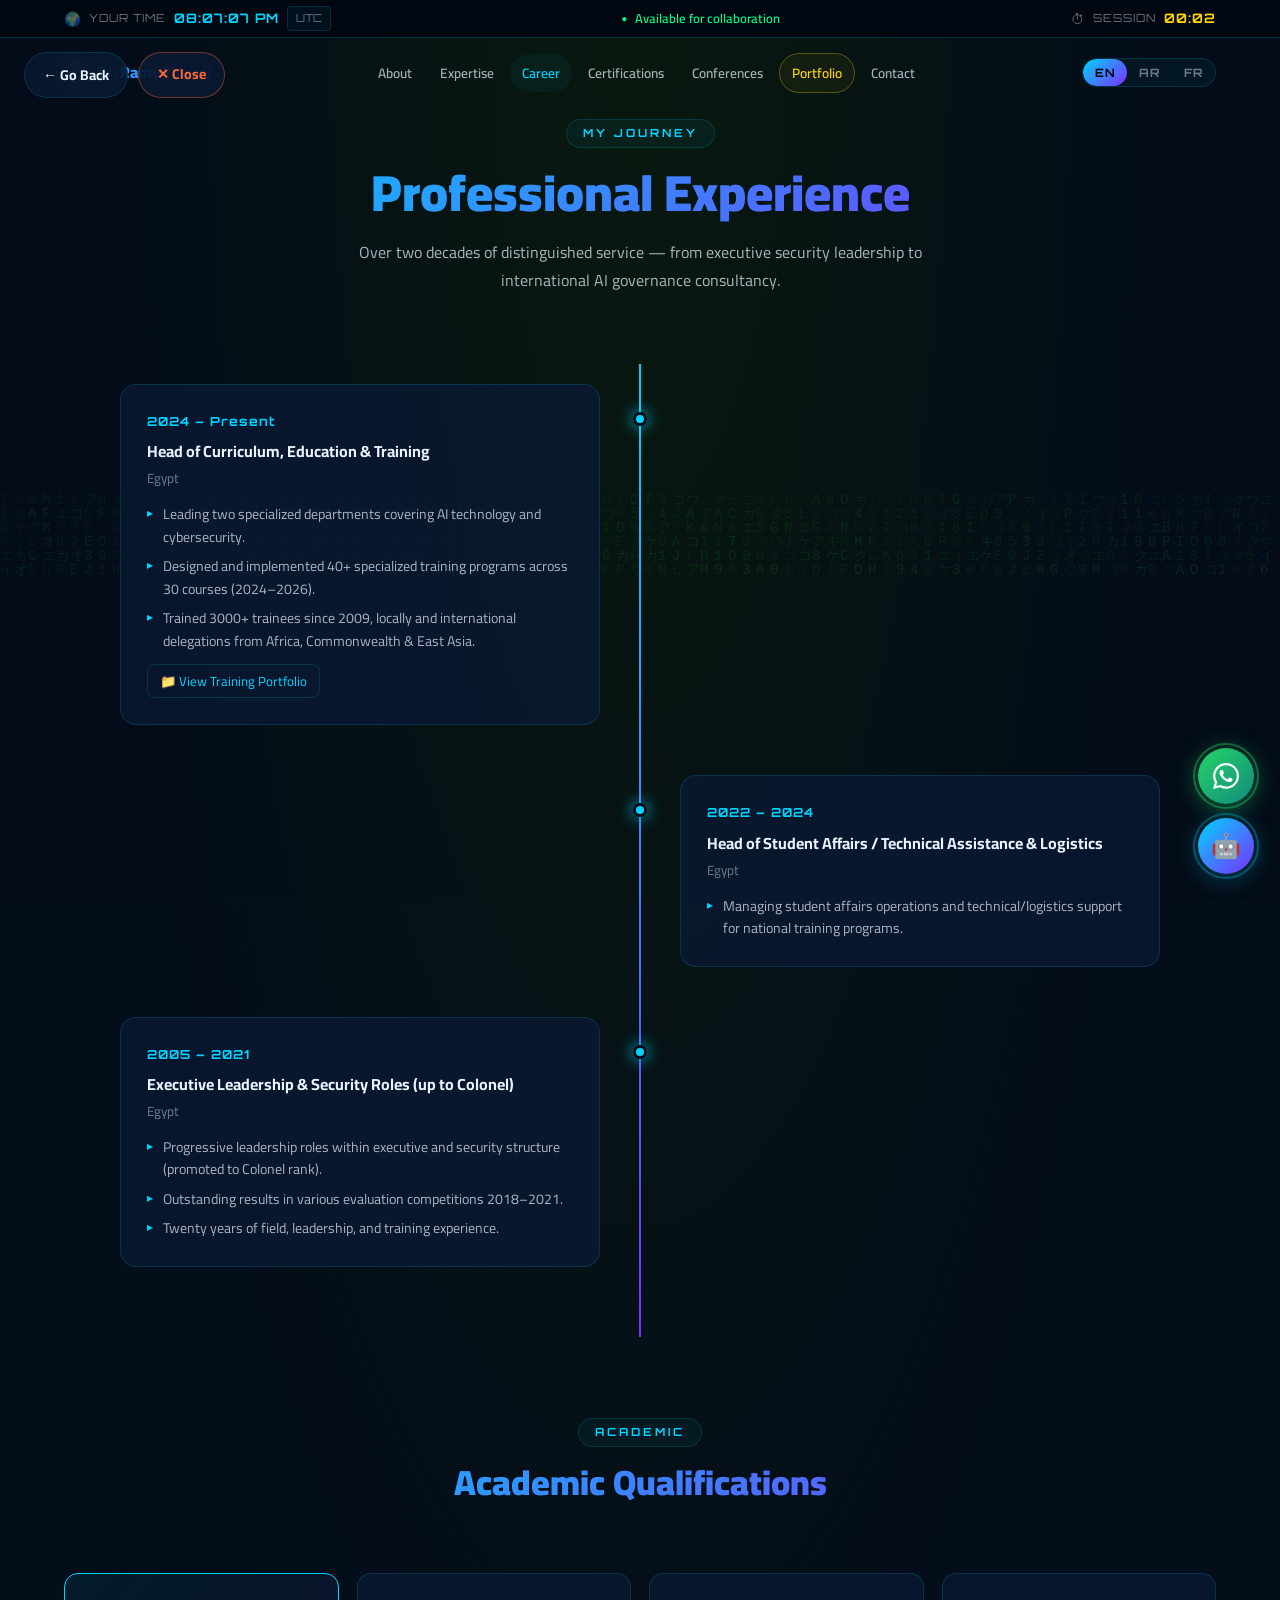
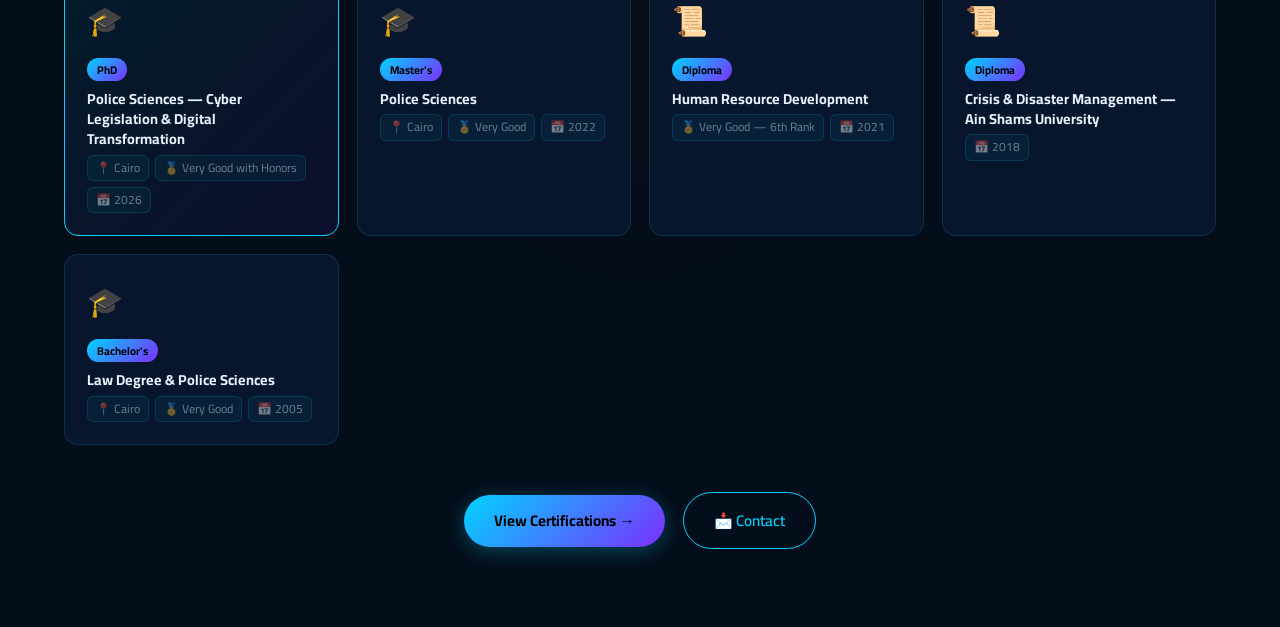
<file: experience.html>
<!DOCTYPE html>
<html lang="en" dir="ltr">
<head>
  <meta charset="UTF-8"/>
  <meta name="viewport" content="width=device-width, initial-scale=1.0"/>
  <title>Career — Dr. Ramy Yousry</title>
  <link rel="preconnect" href="https://fonts.googleapis.com"/>
  <link href="https://fonts.googleapis.com/css2?family=Cairo:wght@300;400;600;700;800&family=Orbitron:wght@400;700;900&display=swap" rel="stylesheet"/>
  <link rel="stylesheet" href="style.css"/>
</head>
<body class="ltr-mode experience-bg">
  <div id="particles-container"></div>
  <canvas class="matrix-canvas" id="matrix-canvas"></canvas>

  <div class="top-bar"><div class="top-bar-inner">
    <div class="top-bar-left"><span class="top-bar-icon">🌍</span><span class="top-time-label" id="tb-your-time">Your Time</span><span class="top-clock" id="top-clock">--:--:--</span><span class="top-timezone" id="top-timezone"></span></div>
    <div class="top-bar-center"><span class="top-bar-icon pulse-green">●</span><span id="tb-available">Available for collaboration</span></div>
    <div class="top-bar-right"><span class="top-bar-icon">⏱</span><span class="top-session-label" id="tb-session">Session</span><span class="top-session" id="session-timer">00:00</span></div>
  </div></div>

  <nav class="navbar scrolled" id="navbar">
    <div class="nav-container">
      <a href="index.html" class="nav-logo"><span class="logo-icon">⬡</span><span class="logo-text">Dr. Ramy Yousry</span></a>
      <ul class="nav-links" id="nav-links">
        <li><a href="index.html#about" id="nav-about">About</a></li>
        <li><a href="expertise.html" id="nav-expertise">Expertise</a></li>
        <li><a href="experience.html" id="nav-experience" class="active">Career</a></li>
        <li><a href="certifications.html" id="nav-certifications">Certifications</a></li>
        <li><a href="conferences.html" id="nav-conferences">Conferences</a></li>
        <li><a href="portfolio.html" id="nav-portfolio" class="nav-highlight">Portfolio</a></li>
        <li><a href="index.html#contact" id="nav-contact">Contact</a></li>
      </ul>
      <div class="nav-actions">
        <div class="lang-switcher"><button class="lang-btn" data-lang="en">EN</button><button class="lang-btn" data-lang="ar">AR</button><button class="lang-btn" data-lang="fr">FR</button></div>
        <button class="nav-toggle" id="nav-toggle"><span></span><span></span><span></span></button>
      </div>
    </div>
  </nav>

  <div class="back-nav">
    <button class="back-btn"><span>← Go Back</span></button>
    <a href="index.html" class="close-btn"><span>✕ Close</span></a>
  </div>

  <div class="subpage-content">
    <div class="subpage-hero fade-in">
      <span class="subpage-tag" id="sp-tag">My Journey</span>
      <h1 class="subpage-title" id="sp-title">Professional Experience</h1>
      <p class="subpage-subtitle" id="sp-sub">Over two decades of distinguished service — from executive security leadership to international AI governance consultancy.</p>
    </div>

    <div class="exp-timeline">
      <div class="exp-timeline-item fade-in" data-delay="0">
        <div class="exp-dot"></div>
        <div class="exp-card">
          <div class="exp-date" id="job1-date">2024 – Present</div>
          <h3 id="job1-title">Head of Curriculum, Education & Training</h3>
          <span class="loc" id="job1-loc">🇪🇬 Egypt</span>
          <ul class="exp-points">
            <li id="job1-p1">Leading two specialized departments covering AI technology and cybersecurity.</li>
            <li id="job1-p2">Designed and implemented 40+ training programs across 30 courses (2024–2026).</li>
            <li id="job1-p3">Trained 3000+ trainees since 2009 — local & international delegations from Africa, Commonwealth & East Asia.</li>
          </ul>
          <a href="https://drive.google.com/drive/folders/1-XeiYtOV07gzVsQddErY1we0h6-1MS_B" target="_blank" class="exp-link" id="job1-link">📁 View Training Portfolio</a>
        </div>
      </div>

      <div class="exp-timeline-item right fade-in" data-delay="150">
        <div class="exp-dot"></div>
        <div class="exp-card">
          <div class="exp-date" id="job2-date">2022 – 2024</div>
          <h3 id="job2-title">Head of Student Affairs / Technical Assistance & Logistics</h3>
          <span class="loc" id="job2-loc">🇪🇬 Egypt</span>
          <ul class="exp-points">
            <li id="job2-p1">Managing student affairs operations and technical/logistics support for national training programs.</li>
          </ul>
        </div>
      </div>

      <div class="exp-timeline-item fade-in" data-delay="300">
        <div class="exp-dot"></div>
        <div class="exp-card">
          <div class="exp-date" id="job3-date">2005 – 2021</div>
          <h3 id="job3-title">Executive Leadership & Security Roles (up to Colonel rank)</h3>
          <span class="loc" id="job3-loc">🇪🇬 Egypt — Ministry of Interior</span>
          <ul class="exp-points">
            <li id="job3-p1">Progressive leadership roles within executive and security structure (promoted to Colonel rank).</li>
            <li id="job3-p2">Outstanding results in various evaluation competitions 2018–2021.</li>
            <li id="job3-p3">Twenty years of field, leadership, and training experience.</li>
          </ul>
        </div>
      </div>
    </div>

    <!-- Education Quick Preview -->
    <div class="subpage-hero fade-in" style="margin-top:80px;">
      <span class="subpage-tag">Academic</span>
      <h2 class="subpage-title" style="font-size:clamp(1.5rem,4vw,2.2rem)" id="edu-title">Academic Qualifications</h2>
    </div>

    <div class="edu-cards-grid">
      <div class="edu-mini-card featured-edu fade-in" data-delay="0">
        <div class="edu-mini-icon">🎓</div>
        <div class="edu-mini-badge">PhD</div>
        <h3>Police Sciences — Cyber Legislation & Digital Transformation</h3>
        <div class="edu-mini-meta"><span>📍 Cairo</span><span>🏅 Very Good with Honors</span><span>📅 2026</span></div>
      </div>
      <div class="edu-mini-card fade-in" data-delay="100">
        <div class="edu-mini-icon">🎓</div>
        <div class="edu-mini-badge">Master's</div>
        <h3>Police Sciences</h3>
        <div class="edu-mini-meta"><span>📍 Cairo</span><span>🏅 Very Good</span><span>📅 2022</span></div>
      </div>
      <div class="edu-mini-card fade-in" data-delay="200">
        <div class="edu-mini-icon">📜</div>
        <div class="edu-mini-badge">Diploma</div>
        <h3>Human Resource Development</h3>
        <div class="edu-mini-meta"><span>🏅 Very Good — 6th Rank</span><span>📅 2021</span></div>
      </div>
      <div class="edu-mini-card fade-in" data-delay="300">
        <div class="edu-mini-icon">📜</div>
        <div class="edu-mini-badge">Diploma</div>
        <h3>Crisis & Disaster Management — Ain Shams University</h3>
        <div class="edu-mini-meta"><span>📅 2018</span></div>
      </div>
      <div class="edu-mini-card fade-in" data-delay="400">
        <div class="edu-mini-icon">🎓</div>
        <div class="edu-mini-badge">Bachelor's</div>
        <h3>Law Degree & Police Sciences</h3>
        <div class="edu-mini-meta"><span>📍 Cairo</span><span>🏅 Very Good</span><span>📅 2005</span></div>
      </div>
    </div>

    <div class="section-cta fade-in" style="margin-top:50px;">
      <a href="certifications.html" class="btn-primary">View Certifications →</a>
      <a href="index.html#contact" class="btn-secondary" style="margin-left:14px;">📩 Contact</a>
    </div>
  </div>

  <a href="https://wa.me/14489958107" target="_blank" class="whatsapp-float"><div class="wa-pulse"></div><svg viewBox="0 0 24 24" fill="currentColor"><path d="M17.472 14.382c-.297-.149-1.758-.867-2.03-.967-.273-.099-.471-.148-.67.15-.197.297-.767.966-.94 1.164-.173.199-.347.223-.644.075-.297-.15-1.255-.463-2.39-1.475-.883-.788-1.48-1.761-1.653-2.059-.173-.297-.018-.458.13-.606.134-.133.298-.347.446-.52.149-.174.198-.298.298-.497.099-.198.05-.371-.025-.52-.075-.149-.669-1.612-.916-2.207-.242-.579-.487-.5-.669-.51-.173-.008-.371-.01-.57-.01-.198 0-.52.074-.792.372-.272.297-1.04 1.016-1.04 2.479 0 1.462 1.065 2.875 1.213 3.074.149.198 2.096 3.2 5.077 4.487.709.306 1.262.489 1.694.625.712.227 1.36.195 1.871.118.571-.085 1.758-.719 2.006-1.413.248-.694.248-1.289.173-1.413-.074-.124-.272-.198-.57-.347m-5.421 7.403h-.004a9.87 9.87 0 01-5.031-1.378l-.361-.214-3.741.982.998-3.648-.235-.374a9.86 9.86 0 01-1.51-5.26c.001-5.45 4.436-9.884 9.888-9.884 2.64 0 5.122 1.03 6.988 2.898a9.825 9.825 0 012.893 6.994c-.003 5.45-4.437 9.884-9.885 9.884m8.413-18.297A11.815 11.815 0 0012.05 0C5.495 0 .16 5.335.157 11.892c0 2.096.547 4.142 1.588 5.945L.057 24l6.305-1.654a11.882 11.882 0 005.683 1.448h.005c6.554 0 11.89-5.335 11.893-11.893a11.821 11.821 0 00-3.48-8.413z"/></svg><span class="wa-tooltip">Chat Now</span></a>
  <div class="ai-chat-btn" id="ai-chat-btn"><div class="ai-pulse"></div><span class="ai-icon">🤖</span><span class="ai-tooltip" id="ai-tooltip">AI Assistant</span></div>
  <div class="ai-chat-modal" id="ai-chat-modal"><div class="chat-header"><div class="chat-avatar">🤖</div><div class="chat-info"><h4 id="ai-title">AI Assistant</h4><span class="chat-status" id="ai-status">Online</span></div><button class="chat-close" id="chat-close">✕</button></div><div class="chat-messages"><div class="chat-msg bot"><div class="msg-bubble" id="ai-welcome">Hello! 👋</div></div><div class="chat-msg bot"><div class="msg-bubble coming-soon" id="ai-coming">🚧 AI coming soon!</div></div><div class="chat-msg bot"><div class="quick-actions"><a href="index.html#contact" class="quick-btn" id="ai-register-btn">📝 Register</a><a href="https://wa.me/14489958107" target="_blank" class="quick-btn" id="ai-wa-btn">💬 WhatsApp</a></div></div></div><div class="chat-input-area"><input type="text" id="chat-input" placeholder="Write..." disabled/><button class="chat-send" disabled><svg viewBox="0 0 24 24" fill="none" stroke="currentColor" stroke-width="2" width="16" height="16"><line x1="22" y1="2" x2="11" y2="13"/><polygon points="22 2 15 22 11 13 2 9 22 2"/></svg></button></div></div>

  <script src="i18n.js"></script>
  <script src="script.js"></script>
  <script>
    // Matrix rain background
    function drawMatrix() {
      const canvas = document.getElementById('matrix-canvas');
      if (!canvas) return;
      const ctx = canvas.getContext('2d');
      canvas.width = window.innerWidth;
      canvas.height = window.innerHeight;
      const chars = '01アイウエオカキクケコABCDEFGHIJKLMNOP0123456789';
      const fontSize = 14;
      const cols = Math.floor(canvas.width / fontSize);
      const drops = Array(cols).fill(1);

      setInterval(() => {
        ctx.fillStyle = 'rgba(4,13,26,0.05)';
        ctx.fillRect(0,0,canvas.width,canvas.height);
        ctx.fillStyle = '#00ff88';
        ctx.font = `${fontSize}px monospace`;
        drops.forEach((y,i) => {
          const ch = chars[Math.floor(Math.random()*chars.length)];
          ctx.fillStyle = `rgba(0,${100+Math.random()*155},${Math.floor(Math.random()*80)},0.8)`;
          ctx.fillText(ch, i*fontSize, y*fontSize);
          if (y*fontSize > canvas.height && Math.random()>0.975) drops[i]=0;
          drops[i]++;
        });
      }, 50);

      window.addEventListener('resize',()=>{ canvas.width=window.innerWidth; canvas.height=window.innerHeight; });
    }
    drawMatrix();

    function applyPageLang(lang, t) {
      const map = {
        'sp-tag':'tag_career','sp-title':'h_experience',
        'job1-date':'job1_date','job1-title':'job1_title','job1-loc':'job1_loc',
        'job1-p1':'job1_p1','job1-p2':'job1_p2','job1-p3':'job1_p3','job1-link':'job1_link',
        'job2-date':'job2_date','job2-title':'job2_title','job2-loc':'job2_loc','job2-p1':'job2_p1',
        'job3-date':'job3_date','job3-title':'job3_title','job3-loc':'job3_loc',
        'job3-p1':'job3_p1','job3-p2':'job3_p2','job3-p3':'job3_p3',
      };
      Object.entries(map).forEach(([id,key])=>{ const el=document.getElementById(id); if(el&&t[key]) el.textContent=t[key]; });
      document.title=`${t.nav_experience} — Dr. Ramy Yousry`;
    }

    document.addEventListener('DOMContentLoaded', initSubPage);
  </script>
</body>
</html>
</file>
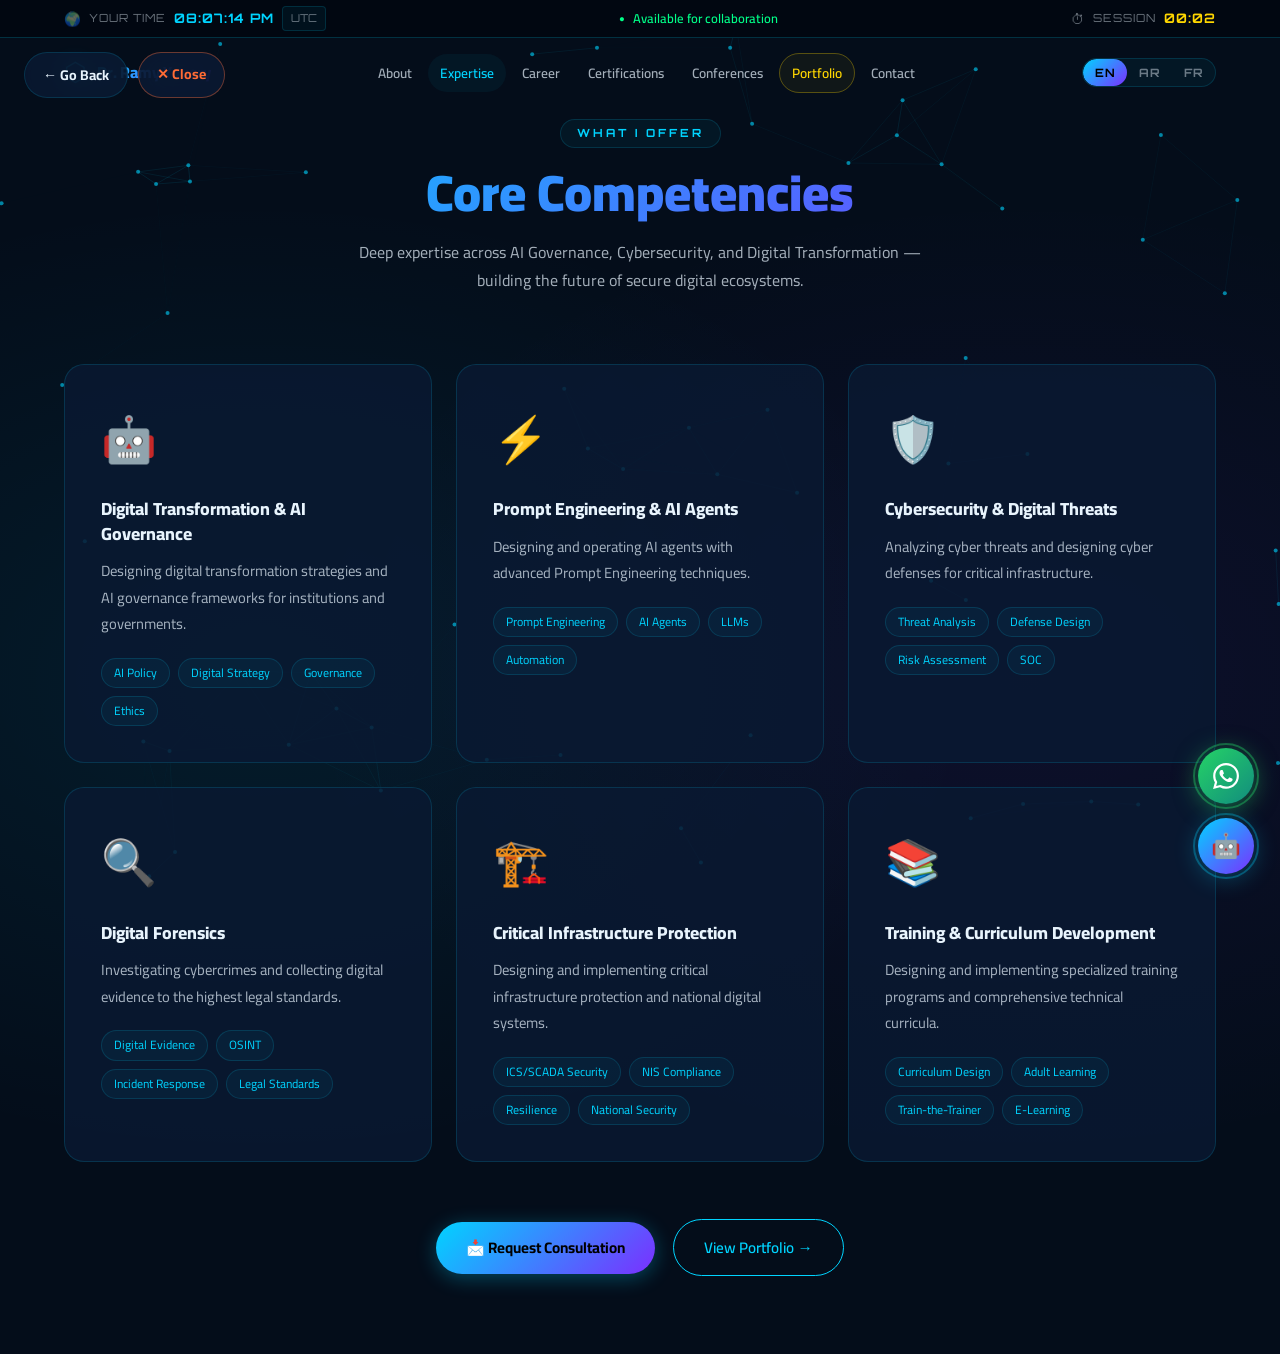
<file: expertise.html>
<!DOCTYPE html>
<html lang="en" dir="ltr">
<head>
  <meta charset="UTF-8"/>
  <meta name="viewport" content="width=device-width, initial-scale=1.0"/>
  <title>Expertise — Dr. Ramy Yousry</title>
  <link rel="preconnect" href="https://fonts.googleapis.com"/>
  <link href="https://fonts.googleapis.com/css2?family=Cairo:wght@300;400;600;700;800&family=Orbitron:wght@400;700;900&display=swap" rel="stylesheet"/>
  <link rel="stylesheet" href="style.css"/>
</head>
<body class="ltr-mode expertise-bg">
  <div id="particles-container"></div>
  <canvas class="neural-canvas" id="neural-canvas"></canvas>

  <!-- TOP BAR -->
  <div class="top-bar" id="top-bar">
    <div class="top-bar-inner">
      <div class="top-bar-left">
        <span class="top-bar-icon">🌍</span>
        <span class="top-time-label" id="tb-your-time">Your Time</span>
        <span class="top-clock" id="top-clock">--:--:--</span>
        <span class="top-timezone" id="top-timezone"></span>
      </div>
      <div class="top-bar-center"><span class="top-bar-icon pulse-green">●</span><span id="tb-available">Available for collaboration</span></div>
      <div class="top-bar-right">
        <span class="top-bar-icon">⏱</span>
        <span class="top-session-label" id="tb-session">Session</span>
        <span class="top-session" id="session-timer">00:00</span>
      </div>
    </div>
  </div>

  <!-- NAVBAR -->
  <nav class="navbar scrolled" id="navbar">
    <div class="nav-container">
      <a href="index.html" class="nav-logo">
        <span class="logo-icon">⬡</span>
        <span class="logo-text">Dr. Ramy Yousry</span>
      </a>
      <ul class="nav-links" id="nav-links">
        <li><a href="index.html#about" id="nav-about">About</a></li>
        <li><a href="expertise.html" id="nav-expertise" class="active">Expertise</a></li>
        <li><a href="experience.html" id="nav-experience">Career</a></li>
        <li><a href="certifications.html" id="nav-certifications">Certifications</a></li>
        <li><a href="conferences.html" id="nav-conferences">Conferences</a></li>
        <li><a href="portfolio.html" id="nav-portfolio" class="nav-highlight">Portfolio</a></li>
        <li><a href="index.html#contact" id="nav-contact">Contact</a></li>
      </ul>
      <div class="nav-actions">
        <div class="lang-switcher" id="lang-switcher">
          <button class="lang-btn" data-lang="en">EN</button>
          <button class="lang-btn" data-lang="ar">AR</button>
          <button class="lang-btn" data-lang="fr">FR</button>
        </div>
        <button class="nav-toggle" id="nav-toggle"><span></span><span></span><span></span></button>
      </div>
    </div>
  </nav>

  <!-- BACK NAV -->
  <div class="back-nav">
    <button class="back-btn"><span>← Go Back</span></button>
    <a href="index.html" class="close-btn"><span>✕ Close</span></a>
  </div>

  <!-- CONTENT -->
  <div class="subpage-content">
    <div class="subpage-hero fade-in">
      <span class="subpage-tag" id="sp-tag">What I Offer</span>
      <h1 class="subpage-title" id="sp-title">Core Competencies</h1>
      <p class="subpage-subtitle" id="sp-sub">Deep expertise across AI Governance, Cybersecurity, and Digital Transformation — building the future of secure digital ecosystems.</p>
    </div>

    <div class="expertise-detail-grid">
      <div class="expertise-detail-card fade-in" data-delay="0">
        <span class="ed-icon">🤖</span>
        <h3 class="ed-title" id="ed1-title">Digital Transformation & AI Governance</h3>
        <p class="ed-body" id="ed1-body">Designing digital transformation strategies and AI governance frameworks for institutions and governments. Specializing in ethical AI implementation and policy development that aligns technology with organizational goals.</p>
        <div class="ed-tags">
          <span class="ed-tag">AI Policy</span>
          <span class="ed-tag">Digital Strategy</span>
          <span class="ed-tag">Governance</span>
          <span class="ed-tag">Ethics</span>
        </div>
      </div>
      <div class="expertise-detail-card fade-in" data-delay="100">
        <span class="ed-icon">⚡</span>
        <h3 class="ed-title" id="ed2-title">Prompt Engineering & AI Agents</h3>
        <p class="ed-body" id="ed2-body">Designing and operating AI agents with advanced Prompt Engineering techniques. Creating sophisticated AI workflows and automation pipelines that amplify human capabilities and organizational performance.</p>
        <div class="ed-tags">
          <span class="ed-tag">Prompt Engineering</span>
          <span class="ed-tag">AI Agents</span>
          <span class="ed-tag">LLMs</span>
          <span class="ed-tag">Automation</span>
        </div>
      </div>
      <div class="expertise-detail-card fade-in" data-delay="200">
        <span class="ed-icon">🛡️</span>
        <h3 class="ed-title" id="ed3-title">Cybersecurity & Digital Threats</h3>
        <p class="ed-body" id="ed3-body">Analyzing cyber threats and designing cyber defenses for critical infrastructure. Comprehensive threat modeling, vulnerability assessment, and security architecture design for government and enterprise environments.</p>
        <div class="ed-tags">
          <span class="ed-tag">Threat Analysis</span>
          <span class="ed-tag">Defense Design</span>
          <span class="ed-tag">Risk Assessment</span>
          <span class="ed-tag">SOC</span>
        </div>
      </div>
      <div class="expertise-detail-card fade-in" data-delay="300">
        <span class="ed-icon">🔍</span>
        <h3 class="ed-title" id="ed4-title">Digital Forensics & Cybercrime Investigation</h3>
        <p class="ed-body" id="ed4-body">Investigating cybercrimes and collecting digital evidence to the highest legal standards. Expert witness capabilities, forensic analysis methodologies, and cybercrime investigation protocols for law enforcement agencies.</p>
        <div class="ed-tags">
          <span class="ed-tag">Digital Evidence</span>
          <span class="ed-tag">OSINT</span>
          <span class="ed-tag">Incident Response</span>
          <span class="ed-tag">Legal Standards</span>
        </div>
      </div>
      <div class="expertise-detail-card fade-in" data-delay="400">
        <span class="ed-icon">🏗️</span>
        <h3 class="ed-title" id="ed5-title">Critical Infrastructure Protection</h3>
        <p class="ed-body" id="ed5-body">Designing and implementing critical infrastructure protection systems and national digital systems. Specialized in protecting essential services including energy, communications, and governmental digital infrastructure from advanced persistent threats.</p>
        <div class="ed-tags">
          <span class="ed-tag">ICS/SCADA Security</span>
          <span class="ed-tag">NIS Compliance</span>
          <span class="ed-tag">Resilience</span>
          <span class="ed-tag">National Security</span>
        </div>
      </div>
      <div class="expertise-detail-card fade-in" data-delay="500">
        <span class="ed-icon">📚</span>
        <h3 class="ed-title" id="ed6-title">Training & Curriculum Development</h3>
        <p class="ed-body" id="ed6-body">Designing and implementing specialized training programs and comprehensive technical curricula. Over 40 programs developed for 3,000+ professionals across Africa, the Commonwealth, and East Asia — from foundational to advanced levels.</p>
        <div class="ed-tags">
          <span class="ed-tag">Curriculum Design</span>
          <span class="ed-tag">Adult Learning</span>
          <span class="ed-tag">Train-the-Trainer</span>
          <span class="ed-tag">E-Learning</span>
        </div>
      </div>
    </div>

    <div class="section-cta fade-in" style="margin-top:60px;">
      <a href="index.html#contact" class="btn-primary">📩 Request Consultation</a>
      <a href="portfolio.html" class="btn-secondary" style="margin-left:14px;">View Portfolio →</a>
    </div>
  </div>

  <!-- WHATSAPP + AI FLOAT -->
  <a href="https://wa.me/14489958107" target="_blank" class="whatsapp-float" id="whatsapp-float">
    <div class="wa-pulse"></div>
    <svg viewBox="0 0 24 24" fill="currentColor"><path d="M17.472 14.382c-.297-.149-1.758-.867-2.03-.967-.273-.099-.471-.148-.67.15-.197.297-.767.966-.94 1.164-.173.199-.347.223-.644.075-.297-.15-1.255-.463-2.39-1.475-.883-.788-1.48-1.761-1.653-2.059-.173-.297-.018-.458.13-.606.134-.133.298-.347.446-.52.149-.174.198-.298.298-.497.099-.198.05-.371-.025-.52-.075-.149-.669-1.612-.916-2.207-.242-.579-.487-.5-.669-.51-.173-.008-.371-.01-.57-.01-.198 0-.52.074-.792.372-.272.297-1.04 1.016-1.04 2.479 0 1.462 1.065 2.875 1.213 3.074.149.198 2.096 3.2 5.077 4.487.709.306 1.262.489 1.694.625.712.227 1.36.195 1.871.118.571-.085 1.758-.719 2.006-1.413.248-.694.248-1.289.173-1.413-.074-.124-.272-.198-.57-.347m-5.421 7.403h-.004a9.87 9.87 0 01-5.031-1.378l-.361-.214-3.741.982.998-3.648-.235-.374a9.86 9.86 0 01-1.51-5.26c.001-5.45 4.436-9.884 9.888-9.884 2.64 0 5.122 1.03 6.988 2.898a9.825 9.825 0 012.893 6.994c-.003 5.45-4.437 9.884-9.885 9.884m8.413-18.297A11.815 11.815 0 0012.05 0C5.495 0 .16 5.335.157 11.892c0 2.096.547 4.142 1.588 5.945L.057 24l6.305-1.654a11.882 11.882 0 005.683 1.448h.005c6.554 0 11.89-5.335 11.893-11.893a11.821 11.821 0 00-3.48-8.413z"/></svg>
    <span class="wa-tooltip" id="wa-tooltip">Chat Now</span>
  </a>
  <div class="ai-chat-btn" id="ai-chat-btn"><div class="ai-pulse"></div><span class="ai-icon">🤖</span><span class="ai-tooltip" id="ai-tooltip">AI Assistant</span></div>
  <div class="ai-chat-modal" id="ai-chat-modal">
    <div class="chat-header"><div class="chat-avatar">🤖</div><div class="chat-info"><h4 id="ai-title">AI Assistant — Dr. Ramy</h4><span class="chat-status" id="ai-status">Online Now</span></div><button class="chat-close" id="chat-close">✕</button></div>
    <div class="chat-messages"><div class="chat-msg bot"><div class="msg-bubble" id="ai-welcome">Hello! How can I help? 👋</div></div><div class="chat-msg bot"><div class="msg-bubble coming-soon" id="ai-coming">🚧 AI feature coming soon!</div></div><div class="chat-msg bot"><div class="quick-actions"><a href="index.html#contact" class="quick-btn" id="ai-register-btn">📝 Register</a><a href="https://wa.me/14489958107" target="_blank" class="quick-btn" id="ai-wa-btn">💬 WhatsApp</a></div></div></div>
    <div class="chat-input-area"><input type="text" id="chat-input" placeholder="Write your message..." disabled/><button class="chat-send" disabled><svg viewBox="0 0 24 24" fill="none" stroke="currentColor" stroke-width="2" width="16" height="16"><line x1="22" y1="2" x2="11" y2="13"/><polygon points="22 2 15 22 11 13 2 9 22 2"/></svg></button></div>
  </div>

  <script src="i18n.js"></script>
  <script src="script.js"></script>
  <script>
    // Neural network background
    function drawNeural() {
      const canvas = document.getElementById('neural-canvas');
      if (!canvas) return;
      const ctx = canvas.getContext('2d');
      canvas.width = window.innerWidth;
      canvas.height = window.innerHeight;

      const nodes = [];
      const count = 60;
      for (let i = 0; i < count; i++) {
        nodes.push({ x: Math.random()*canvas.width, y: Math.random()*canvas.height, vx: (Math.random()-0.5)*0.4, vy: (Math.random()-0.5)*0.4 });
      }

      function animate() {
        ctx.clearRect(0,0,canvas.width,canvas.height);
        nodes.forEach(n => {
          n.x += n.vx; n.y += n.vy;
          if (n.x<0||n.x>canvas.width) n.vx*=-1;
          if (n.y<0||n.y>canvas.height) n.vy*=-1;
          ctx.beginPath();
          ctx.arc(n.x,n.y,2,0,Math.PI*2);
          ctx.fillStyle='rgba(0,212,255,0.6)';
          ctx.fill();
        });
        nodes.forEach((a,i) => nodes.slice(i+1).forEach(b => {
          const d = Math.hypot(a.x-b.x,a.y-b.y);
          if (d<150) {
            ctx.beginPath();
            ctx.moveTo(a.x,a.y); ctx.lineTo(b.x,b.y);
            ctx.strokeStyle=`rgba(0,212,255,${0.25*(1-d/150)})`;
            ctx.lineWidth=0.5; ctx.stroke();
          }
        }));
        requestAnimationFrame(animate);
      }
      animate();
      window.addEventListener('resize',()=>{ canvas.width=window.innerWidth; canvas.height=window.innerHeight; });
    }
    drawNeural();

    function applyPageLang(lang, t) {
      const map = {
        'sp-tag': 'tag_expertise', 'sp-title': 'h_expertise',
        'ed1-title': 'exp1_title', 'ed2-title': 'exp2_title', 'ed3-title': 'exp3_title',
        'ed4-title': 'exp4_title', 'ed5-title': 'exp5_title', 'ed6-title': 'exp6_title',
        'ed1-body': 'exp1_body', 'ed2-body': 'exp2_body', 'ed3-body': 'exp3_body',
        'ed4-body': 'exp4_body', 'ed5-body': 'exp5_body', 'ed6-body': 'exp6_body',
      };
      Object.entries(map).forEach(([id, key]) => {
        const el = document.getElementById(id);
        if (el && t[key]) el.textContent = t[key];
      });
      document.title = `${t.nav_expertise} — Dr. Ramy Yousry`;
    }

    document.addEventListener('DOMContentLoaded', initSubPage);
  </script>
</body>
</html>
</file>
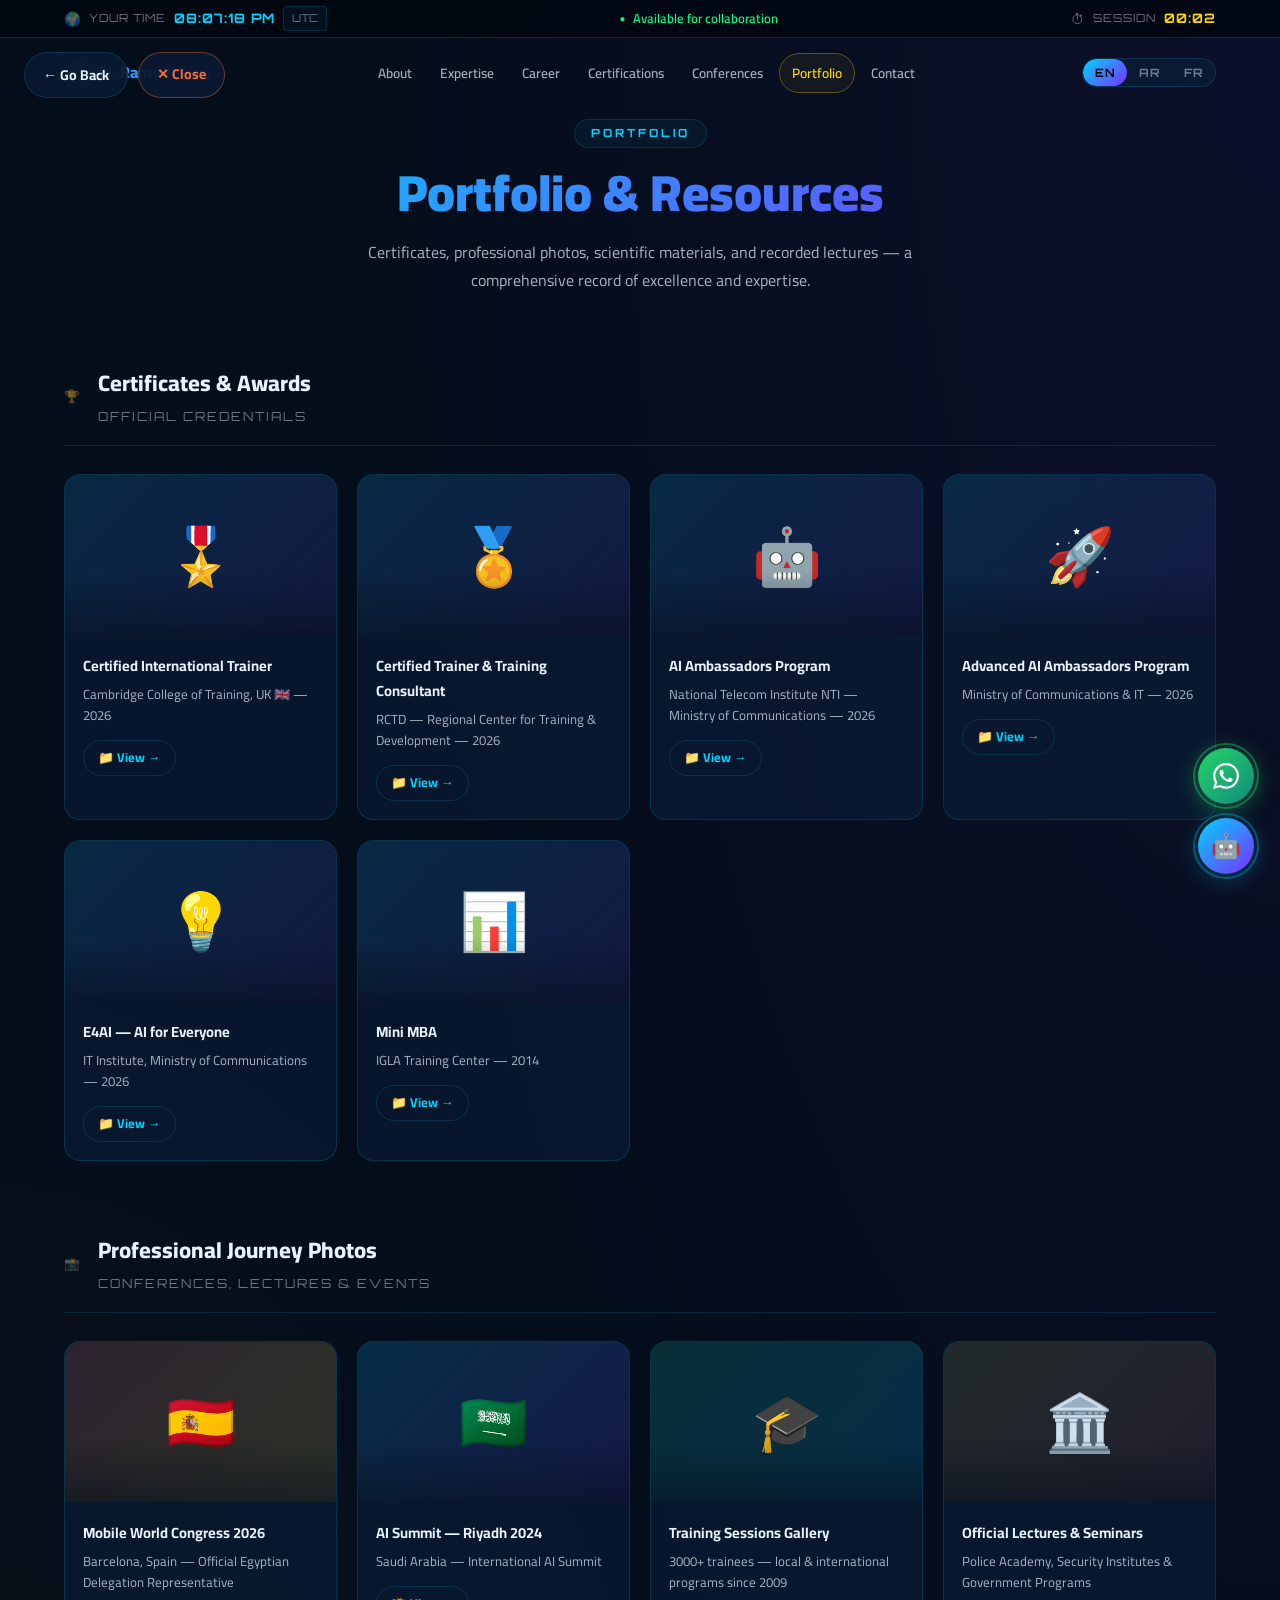
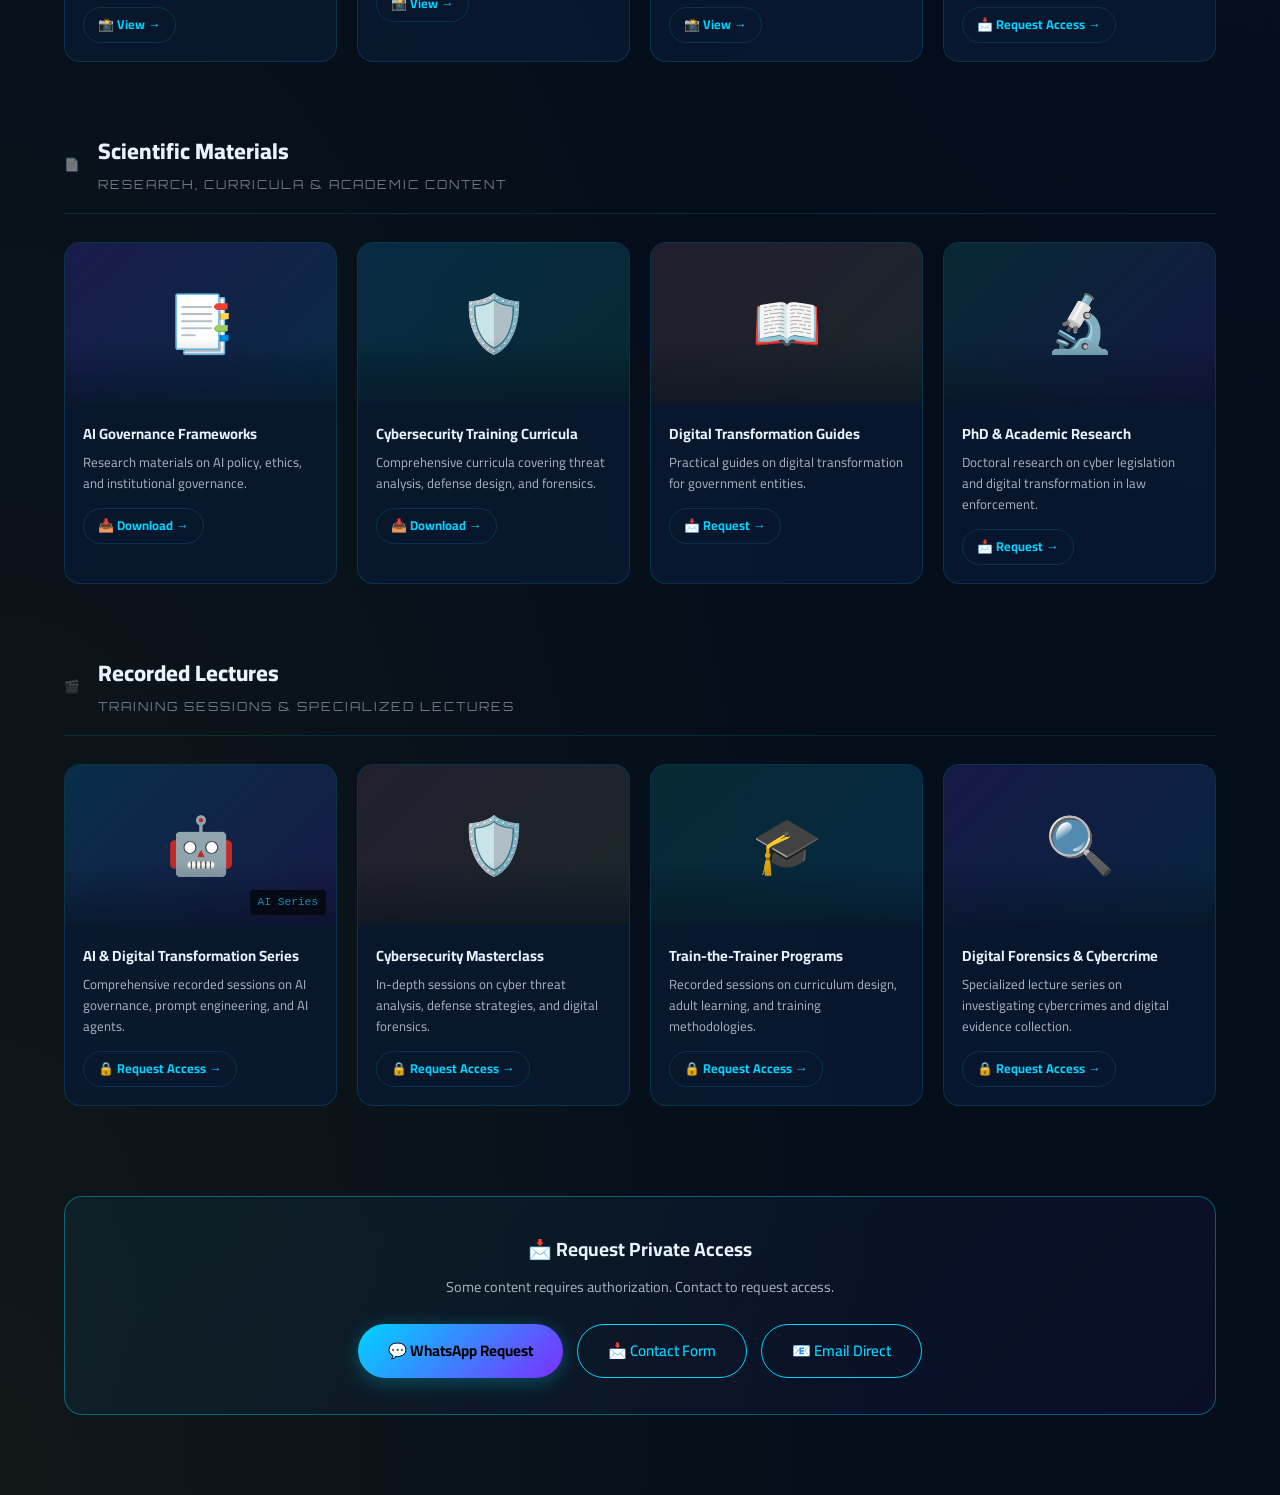
<file: portfolio.html>
<!DOCTYPE html>
<html lang="en" dir="ltr">
<head>
  <meta charset="UTF-8"/>
  <meta name="viewport" content="width=device-width, initial-scale=1.0"/>
  <title>Portfolio — Dr. Ramy Yousry</title>
  <link rel="preconnect" href="https://fonts.googleapis.com"/>
  <link href="https://fonts.googleapis.com/css2?family=Cairo:wght@300;400;600;700;800&family=Orbitron:wght@400;700;900&display=swap" rel="stylesheet"/>
  <link rel="stylesheet" href="style.css"/>
</head>
<body class="ltr-mode portfolio-bg">
  <div id="particles-container"></div>

  <div class="top-bar"><div class="top-bar-inner">
    <div class="top-bar-left"><span class="top-bar-icon">🌍</span><span class="top-time-label" id="tb-your-time">Your Time</span><span class="top-clock" id="top-clock">--:--:--</span><span class="top-timezone" id="top-timezone"></span></div>
    <div class="top-bar-center"><span class="top-bar-icon pulse-green">●</span><span id="tb-available">Available for collaboration</span></div>
    <div class="top-bar-right"><span class="top-bar-icon">⏱</span><span class="top-session-label" id="tb-session">Session</span><span class="top-session" id="session-timer">00:00</span></div>
  </div></div>

  <nav class="navbar scrolled" id="navbar">
    <div class="nav-container">
      <a href="index.html" class="nav-logo"><span class="logo-icon">⬡</span><span class="logo-text">Dr. Ramy Yousry</span></a>
      <ul class="nav-links" id="nav-links">
        <li><a href="index.html#about" id="nav-about">About</a></li>
        <li><a href="expertise.html" id="nav-expertise">Expertise</a></li>
        <li><a href="experience.html" id="nav-experience">Career</a></li>
        <li><a href="certifications.html" id="nav-certifications">Certifications</a></li>
        <li><a href="conferences.html" id="nav-conferences">Conferences</a></li>
        <li><a href="portfolio.html" id="nav-portfolio" class="nav-highlight active">Portfolio</a></li>
        <li><a href="index.html#contact" id="nav-contact">Contact</a></li>
      </ul>
      <div class="nav-actions">
        <div class="lang-switcher"><button class="lang-btn" data-lang="en">EN</button><button class="lang-btn" data-lang="ar">AR</button><button class="lang-btn" data-lang="fr">FR</button></div>
        <button class="nav-toggle" id="nav-toggle"><span></span><span></span><span></span></button>
      </div>
    </div>
  </nav>

  <div class="back-nav">
    <button class="back-btn"><span>← Go Back</span></button>
    <a href="index.html" class="close-btn"><span>✕ Close</span></a>
  </div>

  <div class="subpage-content">
    <div class="subpage-hero fade-in">
      <span class="subpage-tag" id="sp-tag">Portfolio</span>
      <h1 class="subpage-title" id="sp-title">Portfolio & Resources</h1>
      <p class="subpage-subtitle" id="sp-sub">Certificates, professional photos, scientific materials, and recorded lectures — a comprehensive record of excellence and expertise.</p>
    </div>

    <div class="port-sections">

      <!-- CERTIFICATES -->
      <div id="certificates">
        <div class="port-section-header fade-in">
          <span class="port-section-icon">🏆</span>
          <div>
            <h2 id="port-sec1-title">Certificates & Awards</h2>
            <span id="port-sec1-tag">Official Credentials</span>
          </div>
        </div>
        <div class="port-cards-grid">
          <div class="port-item-card fade-in" data-delay="0">
            <div class="port-card-thumb">🎖️</div>
            <div class="port-card-body">
              <h4>Certified International Trainer</h4>
              <p>Cambridge College of Training, UK 🇬🇧 — 2026</p>
              <a href="https://drive.google.com/drive/folders/1-XeiYtOV07gzVsQddErY1we0h6-1MS_B" target="_blank" class="port-card-action">📁 View →</a>
            </div>
          </div>
          <div class="port-item-card fade-in" data-delay="100">
            <div class="port-card-thumb">🏅</div>
            <div class="port-card-body">
              <h4>Certified Trainer & Training Consultant</h4>
              <p>RCTD — Regional Center for Training & Development — 2026</p>
              <a href="https://drive.google.com/drive/folders/1-XeiYtOV07gzVsQddErY1we0h6-1MS_B" target="_blank" class="port-card-action">📁 View →</a>
            </div>
          </div>
          <div class="port-item-card fade-in" data-delay="200">
            <div class="port-card-thumb">🤖</div>
            <div class="port-card-body">
              <h4>AI Ambassadors Program</h4>
              <p>National Telecom Institute NTI — Ministry of Communications — 2026</p>
              <a href="https://drive.google.com/drive/folders/1-XeiYtOV07gzVsQddErY1we0h6-1MS_B" target="_blank" class="port-card-action">📁 View →</a>
            </div>
          </div>
          <div class="port-item-card fade-in" data-delay="300">
            <div class="port-card-thumb">🚀</div>
            <div class="port-card-body">
              <h4>Advanced AI Ambassadors Program</h4>
              <p>Ministry of Communications & IT — 2026</p>
              <a href="https://drive.google.com/drive/folders/1-XeiYtOV07gzVsQddErY1we0h6-1MS_B" target="_blank" class="port-card-action">📁 View →</a>
            </div>
          </div>
          <div class="port-item-card fade-in" data-delay="400">
            <div class="port-card-thumb">💡</div>
            <div class="port-card-body">
              <h4>E4AI — AI for Everyone</h4>
              <p>IT Institute, Ministry of Communications — 2026</p>
              <a href="https://drive.google.com/drive/folders/1-XeiYtOV07gzVsQddErY1we0h6-1MS_B" target="_blank" class="port-card-action">📁 View →</a>
            </div>
          </div>
          <div class="port-item-card fade-in" data-delay="500">
            <div class="port-card-thumb">📊</div>
            <div class="port-card-body">
              <h4>Mini MBA</h4>
              <p>IGLA Training Center — 2014</p>
              <a href="https://drive.google.com/drive/folders/1-XeiYtOV07gzVsQddErY1we0h6-1MS_B" target="_blank" class="port-card-action">📁 View →</a>
            </div>
          </div>
        </div>
      </div>

      <!-- PHOTOS -->
      <div id="photos">
        <div class="port-section-header fade-in">
          <span class="port-section-icon">📸</span>
          <div>
            <h2 id="port-sec2-title">Professional Journey Photos</h2>
            <span id="port-sec2-tag">Conferences, Lectures & Events</span>
          </div>
        </div>
        <div class="port-cards-grid">
          <div class="port-item-card fade-in" data-delay="0">
            <div class="port-card-thumb" style="background:linear-gradient(135deg,rgba(255,107,53,0.15),rgba(255,215,0,0.15))">🇪🇸</div>
            <div class="port-card-body">
              <h4>Mobile World Congress 2026</h4>
              <p>Barcelona, Spain — Official Egyptian Delegation Representative</p>
              <a href="https://drive.google.com/drive/folders/1-XeiYtOV07gzVsQddErY1we0h6-1MS_B" target="_blank" class="port-card-action">📸 View →</a>
            </div>
          </div>
          <div class="port-item-card fade-in" data-delay="100">
            <div class="port-card-thumb" style="background:linear-gradient(135deg,rgba(0,212,255,0.12),rgba(123,47,255,0.12))">🇸🇦</div>
            <div class="port-card-body">
              <h4>AI Summit — Riyadh 2024</h4>
              <p>Saudi Arabia — International AI Summit</p>
              <a href="https://drive.google.com/drive/folders/1-XeiYtOV07gzVsQddErY1we0h6-1MS_B" target="_blank" class="port-card-action">📸 View →</a>
            </div>
          </div>
          <div class="port-item-card fade-in" data-delay="200">
            <div class="port-card-thumb" style="background:linear-gradient(135deg,rgba(0,255,136,0.1),rgba(0,212,255,0.12))">🎓</div>
            <div class="port-card-body">
              <h4>Training Sessions Gallery</h4>
              <p>3000+ trainees — local & international programs since 2009</p>
              <a href="https://drive.google.com/drive/folders/1-XeiYtOV07gzVsQddErY1we0h6-1MS_B" target="_blank" class="port-card-action">📸 View →</a>
            </div>
          </div>
          <div class="port-item-card fade-in" data-delay="300">
            <div class="port-card-thumb" style="background:linear-gradient(135deg,rgba(255,215,0,0.1),rgba(255,107,53,0.1))">🏛️</div>
            <div class="port-card-body">
              <h4>Official Lectures & Seminars</h4>
              <p>Police Academy, Security Institutes & Government Programs</p>
              <a href="index.html#contact" class="port-card-action">📩 Request Access →</a>
            </div>
          </div>
        </div>
      </div>

      <!-- SCIENTIFIC MATERIALS -->
      <div id="materials">
        <div class="port-section-header fade-in">
          <span class="port-section-icon">📄</span>
          <div>
            <h2 id="port-sec3-title">Scientific Materials</h2>
            <span id="port-sec3-tag">Research, Curricula & Academic Content</span>
          </div>
        </div>
        <div class="port-cards-grid">
          <div class="port-item-card fade-in" data-delay="0">
            <div class="port-card-thumb" style="background:linear-gradient(135deg,rgba(123,47,255,0.15),rgba(0,212,255,0.1))">📑</div>
            <div class="port-card-body">
              <h4>AI Governance Frameworks</h4>
              <p>Research materials on AI policy, ethics, and institutional governance.</p>
              <a href="https://drive.google.com/drive/folders/1-XeiYtOV07gzVsQddErY1we0h6-1MS_B" target="_blank" class="port-card-action">📥 Download →</a>
            </div>
          </div>
          <div class="port-item-card fade-in" data-delay="100">
            <div class="port-card-thumb" style="background:linear-gradient(135deg,rgba(0,212,255,0.1),rgba(0,255,136,0.08))">🛡️</div>
            <div class="port-card-body">
              <h4>Cybersecurity Training Curricula</h4>
              <p>Comprehensive curricula covering threat analysis, defense design, and forensics.</p>
              <a href="https://drive.google.com/drive/folders/1-XeiYtOV07gzVsQddErY1we0h6-1MS_B" target="_blank" class="port-card-action">📥 Download →</a>
            </div>
          </div>
          <div class="port-item-card fade-in" data-delay="200">
            <div class="port-card-thumb" style="background:linear-gradient(135deg,rgba(255,107,53,0.1),rgba(255,215,0,0.08))">📖</div>
            <div class="port-card-body">
              <h4>Digital Transformation Guides</h4>
              <p>Practical guides on digital transformation for government entities.</p>
              <a href="index.html#contact" class="port-card-action">📩 Request →</a>
            </div>
          </div>
          <div class="port-item-card fade-in" data-delay="300">
            <div class="port-card-thumb" style="background:linear-gradient(135deg,rgba(0,255,136,0.08),rgba(123,47,255,0.1))">🔬</div>
            <div class="port-card-body">
              <h4>PhD & Academic Research</h4>
              <p>Doctoral research on cyber legislation and digital transformation in law enforcement.</p>
              <a href="index.html#contact" class="port-card-action">📩 Request →</a>
            </div>
          </div>
        </div>
      </div>

      <!-- RECORDED LECTURES -->
      <div id="lectures">
        <div class="port-section-header fade-in">
          <span class="port-section-icon">🎬</span>
          <div>
            <h2 id="port-sec4-title">Recorded Lectures</h2>
            <span id="port-sec4-tag">Training Sessions & Specialized Lectures</span>
          </div>
        </div>
        <div class="port-cards-grid">
          <div class="port-item-card fade-in" data-delay="0">
            <div class="port-card-thumb" style="background:linear-gradient(135deg,rgba(0,212,255,0.12),rgba(123,47,255,0.12));position:relative;">
              <span style="font-size:3.5rem">🤖</span>
              <div style="position:absolute;bottom:10px;right:10px;background:rgba(0,0,0,0.7);color:#00d4ff;font-size:0.7rem;padding:3px 8px;border-radius:4px;font-family:monospace;">AI Series</div>
            </div>
            <div class="port-card-body">
              <h4>AI & Digital Transformation Series</h4>
              <p>Comprehensive recorded sessions on AI governance, prompt engineering, and AI agents.</p>
              <a href="index.html#contact" class="port-card-action">🔒 Request Access →</a>
            </div>
          </div>
          <div class="port-item-card fade-in" data-delay="100">
            <div class="port-card-thumb" style="background:linear-gradient(135deg,rgba(255,107,53,0.1),rgba(255,215,0,0.08))">🛡️</div>
            <div class="port-card-body">
              <h4>Cybersecurity Masterclass</h4>
              <p>In-depth sessions on cyber threat analysis, defense strategies, and digital forensics.</p>
              <a href="index.html#contact" class="port-card-action">🔒 Request Access →</a>
            </div>
          </div>
          <div class="port-item-card fade-in" data-delay="200">
            <div class="port-card-thumb" style="background:linear-gradient(135deg,rgba(0,255,136,0.08),rgba(0,212,255,0.1))">🎓</div>
            <div class="port-card-body">
              <h4>Train-the-Trainer Programs</h4>
              <p>Recorded sessions on curriculum design, adult learning, and training methodologies.</p>
              <a href="index.html#contact" class="port-card-action">🔒 Request Access →</a>
            </div>
          </div>
          <div class="port-item-card fade-in" data-delay="300">
            <div class="port-card-thumb" style="background:linear-gradient(135deg,rgba(123,47,255,0.12),rgba(0,212,255,0.08))">🔍</div>
            <div class="port-card-body">
              <h4>Digital Forensics & Cybercrime</h4>
              <p>Specialized lecture series on investigating cybercrimes and digital evidence collection.</p>
              <a href="index.html#contact" class="port-card-action">🔒 Request Access →</a>
            </div>
          </div>
        </div>
      </div>

      <!-- REQUEST BOX -->
      <div class="port-request-box fade-in">
        <h3 id="req-title">🔐 Request Private Access</h3>
        <p id="req-body">Some portfolio content is available exclusively to verified institutions, organizations, and authorized individuals. Contact Dr. Ramy directly to request access to certificates, lecture recordings, and academic materials.</p>
        <div class="port-request-btns">
          <a href="https://wa.me/14489958107" target="_blank" class="btn-primary">💬 WhatsApp Request</a>
          <a href="index.html#contact" class="btn-secondary">📩 Contact Form</a>
          <a href="mailto:cyber.security.consultant2030@gmail.com" class="btn-secondary">📧 Email Direct</a>
        </div>
      </div>

    </div>
  </div>

  <a href="https://wa.me/14489958107" target="_blank" class="whatsapp-float"><div class="wa-pulse"></div><svg viewBox="0 0 24 24" fill="currentColor"><path d="M17.472 14.382c-.297-.149-1.758-.867-2.03-.967-.273-.099-.471-.148-.67.15-.197.297-.767.966-.94 1.164-.173.199-.347.223-.644.075-.297-.15-1.255-.463-2.39-1.475-.883-.788-1.48-1.761-1.653-2.059-.173-.297-.018-.458.13-.606.134-.133.298-.347.446-.52.149-.174.198-.298.298-.497.099-.198.05-.371-.025-.52-.075-.149-.669-1.612-.916-2.207-.242-.579-.487-.5-.669-.51-.173-.008-.371-.01-.57-.01-.198 0-.52.074-.792.372-.272.297-1.04 1.016-1.04 2.479 0 1.462 1.065 2.875 1.213 3.074.149.198 2.096 3.2 5.077 4.487.709.306 1.262.489 1.694.625.712.227 1.36.195 1.871.118.571-.085 1.758-.719 2.006-1.413.248-.694.248-1.289.173-1.413-.074-.124-.272-.198-.57-.347m-5.421 7.403h-.004a9.87 9.87 0 01-5.031-1.378l-.361-.214-3.741.982.998-3.648-.235-.374a9.86 9.86 0 01-1.51-5.26c.001-5.45 4.436-9.884 9.888-9.884 2.64 0 5.122 1.03 6.988 2.898a9.825 9.825 0 012.893 6.994c-.003 5.45-4.437 9.884-9.885 9.884m8.413-18.297A11.815 11.815 0 0012.05 0C5.495 0 .16 5.335.157 11.892c0 2.096.547 4.142 1.588 5.945L.057 24l6.305-1.654a11.882 11.882 0 005.683 1.448h.005c6.554 0 11.89-5.335 11.893-11.893a11.821 11.821 0 00-3.48-8.413z"/></svg><span class="wa-tooltip">Chat Now</span></a>
  <div class="ai-chat-btn" id="ai-chat-btn"><div class="ai-pulse"></div><span class="ai-icon">🤖</span><span class="ai-tooltip" id="ai-tooltip">AI Assistant</span></div>
  <div class="ai-chat-modal" id="ai-chat-modal"><div class="chat-header"><div class="chat-avatar">🤖</div><div class="chat-info"><h4 id="ai-title">AI Assistant</h4><span class="chat-status" id="ai-status">Online</span></div><button class="chat-close" id="chat-close">✕</button></div><div class="chat-messages"><div class="chat-msg bot"><div class="msg-bubble" id="ai-welcome">Hello! 👋</div></div><div class="chat-msg bot"><div class="msg-bubble coming-soon" id="ai-coming">🚧 AI coming soon!</div></div><div class="chat-msg bot"><div class="quick-actions"><a href="index.html#contact" class="quick-btn" id="ai-register-btn">📝 Register</a><a href="https://wa.me/14489958107" target="_blank" class="quick-btn" id="ai-wa-btn">💬 WhatsApp</a></div></div></div><div class="chat-input-area"><input type="text" id="chat-input" placeholder="Write..." disabled/><button class="chat-send" disabled><svg viewBox="0 0 24 24" fill="none" stroke="currentColor" stroke-width="2" width="16" height="16"><line x1="22" y1="2" x2="11" y2="13"/><polygon points="22 2 15 22 11 13 2 9 22 2"/></svg></button></div></div>

  <script src="i18n.js"></script>
  <script src="script.js"></script>
  <script>
    function applyPageLang(lang, t) {
      const map = {
        'sp-tag':'tag_portfolio','sp-title':'h_portfolio',
        'port-sec1-title':'port1_title','port-sec2-title':'port2_title',
        'port-sec3-title':'port3_title','port-sec4-title':'port4_title',
        'req-title':'port_contact','req-body':'port_note',
      };
      Object.entries(map).forEach(([id,key])=>{ const el=document.getElementById(id); if(el&&t[key]) el.textContent=t[key]; });
      document.title=`${t.nav_portfolio} — Dr. Ramy Yousry`;
    }

    // Handle anchor hash scrolling
    window.addEventListener('load', () => {
      const hash = location.hash;
      if (hash) {
        const el = document.querySelector(hash);
        if (el) setTimeout(() => el.scrollIntoView({ behavior: 'smooth' }), 500);
      }
    });

    document.addEventListener('DOMContentLoaded', initSubPage);
  </script>
</body>
</html>
</file>
<file: style.css>
/* ================================================================
   DR. RAMY YOUSRY — COMPLETE STYLESHEET v2
   ================================================================ */
@import url('https://fonts.googleapis.com/css2?family=Cairo:wght@300;400;600;700;800;900&family=Orbitron:wght@400;700;900&family=Rajdhani:wght@500;600;700&display=swap');

:root {
  --primary: #00d4ff;
  --primary-glow: rgba(0,212,255,0.3);
  --secondary: #7b2fff;
  --secondary-glow: rgba(123,47,255,0.3);
  --accent: #ff6b35;
  --gold: #ffd700;
  --gold-glow: rgba(255,215,0,0.3);
  --success: #00ff88;
  --bg-dark: #040d1a;
  --bg-card: rgba(10,25,50,0.85);
  --bg-card-hover: rgba(15,35,65,0.95);
  --bg-glass: rgba(0,212,255,0.05);
  --bg-glass-hover: rgba(0,212,255,0.1);
  --border: rgba(0,212,255,0.15);
  --border-hover: rgba(0,212,255,0.4);
  --border-glow: rgba(0,212,255,0.6);
  --text-primary: #e8f4fd;
  --text-secondary: rgba(232,244,253,0.7);
  --text-muted: rgba(232,244,253,0.45);
  --gradient-primary: linear-gradient(135deg, #00d4ff, #7b2fff);
  --gradient-card: linear-gradient(135deg, rgba(0,212,255,0.08), rgba(123,47,255,0.08));
  --top-bar-height: 38px;
  --nav-height: 70px;
  --font-main: 'Cairo', 'Rajdhani', sans-serif;
  --font-tech: 'Orbitron', monospace;
  --transition: all 0.3s cubic-bezier(0.4,0,0.2,1);
}

*, *::before, *::after { box-sizing: border-box; margin: 0; padding: 0; }
html { scroll-behavior: smooth; }

body {
  font-family: var(--font-main);
  background: var(--bg-dark);
  color: var(--text-primary);
  line-height: 1.7;
  overflow-x: hidden;
}

body.ltr-mode { direction: ltr; text-align: left; }
body.rtl-mode { direction: rtl; text-align: right; }

a { color: var(--primary); text-decoration: none; transition: var(--transition); }
ul { list-style: none; }
img { max-width: 100%; display: block; }

::-webkit-scrollbar { width: 5px; }
::-webkit-scrollbar-track { background: var(--bg-dark); }
::-webkit-scrollbar-thumb { background: var(--gradient-primary); border-radius: 3px; }

/* ===== TOP INFO BAR ===== */
.top-bar {
  position: fixed;
  top: 0; left: 0; right: 0;
  height: var(--top-bar-height);
  background: rgba(2,8,18,0.97);
  border-bottom: 1px solid rgba(0,212,255,0.2);
  z-index: 1100;
  backdrop-filter: blur(20px);
}

.top-bar-inner {
  max-width: 1200px;
  margin: 0 auto;
  padding: 0 24px;
  height: 100%;
  display: flex;
  align-items: center;
  justify-content: space-between;
  gap: 20px;
}

.top-bar-left, .top-bar-right, .top-bar-center {
  display: flex;
  align-items: center;
  gap: 8px;
  font-size: 0.78rem;
  color: var(--text-muted);
  font-family: var(--font-tech);
}

.top-bar-center {
  color: var(--success);
  font-family: var(--font-main);
  font-size: 0.8rem;
  font-weight: 600;
}

.top-bar-icon { font-size: 0.85rem; }

.top-time-label, .top-session-label {
  color: var(--text-muted);
  font-size: 0.7rem;
  text-transform: uppercase;
  letter-spacing: 1px;
}

.top-clock {
  color: var(--primary);
  font-weight: 700;
  font-size: 0.82rem;
  letter-spacing: 1px;
}

.top-timezone {
  color: var(--text-muted);
  font-size: 0.68rem;
  background: var(--bg-glass);
  padding: 2px 8px;
  border-radius: 4px;
  border: 1px solid var(--border);
}

.top-session {
  color: var(--gold);
  font-weight: 700;
  font-size: 0.82rem;
  letter-spacing: 1px;
  min-width: 48px;
}

.pulse-green {
  animation: pulse-dot 1.5s ease-in-out infinite;
  font-size: 0.6rem !important;
  line-height: 1;
}

@keyframes pulse-dot {
  0%,100% { opacity: 1; }
  50% { opacity: 0.3; }
}

/* ===== PARTICLES ===== */
#particles-container {
  position: fixed;
  inset: 0;
  pointer-events: none;
  z-index: 0;
  overflow: hidden;
}

.particle {
  position: absolute;
  border-radius: 50%;
  animation: float-particle linear infinite;
  opacity: 0;
}

@keyframes float-particle {
  0% { transform: translateY(100vh) rotate(0deg); opacity: 0; }
  10% { opacity: 0.8; }
  90% { opacity: 0.4; }
  100% { transform: translateY(-100px) rotate(720deg); opacity: 0; }
}

/* ===== CONTAINER ===== */
.container {
  max-width: 1200px;
  margin: 0 auto;
  padding: 0 24px;
}

/* ===== NAVBAR ===== */
.navbar {
  position: fixed;
  top: var(--top-bar-height);
  left: 0; right: 0;
  z-index: 1000;
  padding: 12px 0;
  transition: var(--transition);
}

.navbar.scrolled {
  background: rgba(4,13,26,0.97);
  backdrop-filter: blur(20px);
  border-bottom: 1px solid var(--border);
  box-shadow: 0 4px 30px rgba(0,212,255,0.08);
}

.nav-container {
  max-width: 1200px;
  margin: 0 auto;
  padding: 0 24px;
  display: flex;
  align-items: center;
  justify-content: space-between;
  gap: 16px;
}

.nav-logo {
  display: flex;
  align-items: center;
  gap: 10px;
  cursor: pointer;
  flex-shrink: 0;
}

.logo-icon {
  font-size: 26px;
  color: var(--primary);
  filter: drop-shadow(0 0 8px var(--primary));
  animation: spin-hex 10s linear infinite;
}

@keyframes spin-hex {
  from { transform: rotate(0deg); }
  to { transform: rotate(360deg); }
}

.logo-text {
  font-size: 1rem;
  font-weight: 800;
  background: var(--gradient-primary);
  -webkit-background-clip: text;
  -webkit-text-fill-color: transparent;
  background-clip: text;
  white-space: nowrap;
}

.nav-links {
  display: flex;
  align-items: center;
  gap: 4px;
  flex-wrap: nowrap;
}

.nav-links a {
  color: var(--text-secondary);
  font-size: 0.85rem;
  font-weight: 600;
  padding: 6px 12px;
  border-radius: 20px;
  transition: var(--transition);
  white-space: nowrap;
}

.nav-links a:hover, .nav-links a.active {
  color: var(--primary);
  background: var(--bg-glass);
}

.nav-links a.nav-highlight {
  color: var(--gold);
  border: 1px solid rgba(255,215,0,0.3);
  background: rgba(255,215,0,0.05);
}

.nav-links a.nav-highlight:hover {
  background: rgba(255,215,0,0.1);
  border-color: var(--gold);
}

/* 3-Language Switcher */
.lang-switcher {
  display: flex;
  background: var(--bg-glass);
  border: 1px solid var(--border);
  border-radius: 20px;
  overflow: hidden;
  gap: 0;
}

.lang-btn {
  background: none;
  border: none;
  color: var(--text-muted);
  font-family: var(--font-tech);
  font-size: 0.72rem;
  font-weight: 700;
  padding: 6px 12px;
  cursor: pointer;
  transition: var(--transition);
  letter-spacing: 0.5px;
}

.lang-btn:hover { color: var(--primary); }

.lang-btn.active {
  background: var(--gradient-primary);
  color: #000;
  border-radius: 20px;
}

.nav-actions {
  display: flex;
  align-items: center;
  gap: 12px;
  flex-shrink: 0;
}

.nav-toggle {
  display: none;
  flex-direction: column;
  gap: 5px;
  background: none;
  border: none;
  cursor: pointer;
  padding: 6px;
}

.nav-toggle span {
  display: block;
  width: 22px;
  height: 2px;
  background: var(--text-primary);
  border-radius: 2px;
  transition: var(--transition);
}

/* ===== HERO ===== */
.hero {
  min-height: 100vh;
  display: flex;
  align-items: center;
  justify-content: center;
  position: relative;
  padding: calc(var(--top-bar-height) + var(--nav-height) + 40px) 24px 80px;
  text-align: center;
  background: radial-gradient(ellipse at top, #0a1628 0%, #040d1a 60%);
  overflow: hidden;
}

.hero-grid-overlay {
  position: absolute;
  inset: 0;
  background-image: linear-gradient(rgba(0,212,255,0.04) 1px, transparent 1px), linear-gradient(90deg, rgba(0,212,255,0.04) 1px, transparent 1px);
  background-size: 60px 60px;
  animation: grid-move 20s linear infinite;
}

@keyframes grid-move {
  0% { transform: translateY(0); }
  100% { transform: translateY(60px); }
}

.hero-content {
  position: relative;
  z-index: 2;
  max-width: 880px;
  margin: 0 auto;
  display: flex;
  flex-direction: column;
  align-items: center;
  gap: 18px;
}

.hero-badge {
  display: inline-flex;
  align-items: center;
  gap: 8px;
  background: rgba(0,255,136,0.08);
  border: 1px solid rgba(0,255,136,0.3);
  color: var(--success);
  padding: 6px 18px;
  border-radius: 20px;
  font-size: 0.82rem;
  font-weight: 600;
}

.badge-dot {
  width: 8px; height: 8px;
  background: var(--success);
  border-radius: 50%;
  animation: pulse-dot 2s infinite;
}

.hero-photo-wrapper {
  position: relative;
  width: 190px; height: 190px;
  margin: 8px auto;
}

.hero-photo-ring {
  position: absolute;
  inset: -8px;
  border-radius: 50%;
  border: 2px solid transparent;
  background: var(--gradient-primary);
  -webkit-mask: linear-gradient(#fff 0 0) padding-box, linear-gradient(#fff 0 0);
  -webkit-mask-composite: xor;
  mask-composite: exclude;
  animation: ring-spin 6s linear infinite;
}

.hero-photo-ring.ring-2 {
  inset: -16px;
  border: 1px solid rgba(123,47,255,0.35);
  animation-duration: 10s;
  animation-direction: reverse;
}

@keyframes ring-spin {
  from { transform: rotate(0deg); }
  to { transform: rotate(360deg); }
}

.hero-photo {
  width: 190px; height: 190px;
  border-radius: 50%;
  object-fit: cover;
  object-position: center top;
  border: 3px solid var(--primary);
  box-shadow: 0 0 40px var(--primary-glow), 0 0 80px rgba(0,212,255,0.1);
  position: relative;
  z-index: 1;
}

.hero-photo-badge {
  position: absolute;
  bottom: 8px; right: 8px;
  background: var(--gradient-primary);
  color: #000;
  font-family: var(--font-tech);
  font-weight: 900;
  font-size: 0.65rem;
  padding: 3px 10px;
  border-radius: 20px;
  z-index: 2;
  letter-spacing: 1px;
}

.hero-name {
  font-size: clamp(1.4rem, 3vw, 2.2rem);
  font-weight: 800;
  background: var(--gradient-primary);
  -webkit-background-clip: text;
  -webkit-text-fill-color: transparent;
  background-clip: text;
  line-height: 1.3;
}

.hero-title {
  font-size: clamp(0.95rem, 2vw, 1.2rem);
  color: var(--text-secondary);
  font-weight: 500;
}

.hero-subtitle { color: var(--text-muted); font-size: 0.9rem; }

.hero-stats {
  display: flex;
  align-items: center;
  background: var(--bg-card);
  border: 1px solid var(--border);
  border-radius: 14px;
  padding: 18px 26px;
  backdrop-filter: blur(20px);
  flex-wrap: wrap;
  justify-content: center;
  gap: 0;
}

.stat-item { text-align: center; padding: 0 20px; display: flex; flex-direction: column; align-items: center; }
.stat-num { font-family: var(--font-tech); font-size: 1.8rem; font-weight: 700; color: var(--primary); text-shadow: 0 0 20px var(--primary-glow); line-height: 1; }
.stat-label { font-size: 0.76rem; color: var(--text-muted); margin-top: 4px; }
.stat-divider { width: 1px; height: 36px; background: var(--border); }

.hero-cta { display: flex; gap: 14px; flex-wrap: wrap; justify-content: center; }

.btn-primary {
  background: var(--gradient-primary);
  color: #000;
  font-weight: 700;
  font-family: var(--font-main);
  font-size: 0.95rem;
  padding: 13px 30px;
  border-radius: 50px;
  border: none;
  cursor: pointer;
  transition: var(--transition);
  box-shadow: 0 4px 20px var(--primary-glow);
  display: inline-flex;
  align-items: center;
  gap: 6px;
}

.btn-primary:hover { transform: translateY(-2px); box-shadow: 0 8px 30px var(--primary-glow); color: #000; }

.btn-secondary {
  background: transparent;
  color: var(--primary);
  font-weight: 600;
  font-family: var(--font-main);
  font-size: 0.95rem;
  padding: 13px 30px;
  border-radius: 50px;
  border: 1.5px solid var(--primary);
  transition: var(--transition);
}

.btn-secondary:hover { background: var(--bg-glass-hover); transform: translateY(-2px); color: var(--primary); }

.hero-socials { display: flex; gap: 14px; justify-content: center; }

.social-link {
  width: 42px; height: 42px;
  border-radius: 50%;
  background: var(--bg-glass);
  border: 1px solid var(--border);
  display: flex; align-items: center; justify-content: center;
  color: var(--text-secondary);
  transition: var(--transition);
}
.social-link svg { width: 17px; height: 17px; }
.social-link:hover { border-color: var(--primary); color: var(--primary); background: var(--bg-glass-hover); transform: translateY(-3px); box-shadow: 0 8px 20px var(--primary-glow); }

.hero-scroll-indicator {
  position: absolute;
  bottom: 24px; left: 50%;
  transform: translateX(-50%);
  display: flex; flex-direction: column; align-items: center; gap: 6px;
  color: var(--text-muted); font-size: 0.75rem;
  animation: bounce-down 2s ease-in-out infinite;
}

.scroll-dot {
  width: 5px; height: 28px;
  border: 1.5px solid var(--text-muted);
  border-radius: 3px;
  position: relative;
}
.scroll-dot::after {
  content: '';
  position: absolute;
  top: 4px; left: 50%;
  transform: translateX(-50%);
  width: 3px; height: 7px;
  background: var(--primary);
  border-radius: 2px;
  animation: scroll-move 2s ease-in-out infinite;
}
@keyframes scroll-move { 0% { top: 4px; opacity: 1; } 100% { top: 16px; opacity: 0; } }
@keyframes bounce-down { 0%,100% { transform: translateX(-50%) translateY(0); } 50% { transform: translateX(-50%) translateY(5px); } }

/* ===== SECTION ===== */
.section { padding: 90px 0; position: relative; z-index: 1; }
.section:nth-child(even) { background: rgba(10,22,44,0.4); }

.section-header { text-align: center; margin-bottom: 56px; }
.section-tag {
  display: inline-block;
  font-family: var(--font-tech);
  font-size: 0.72rem;
  font-weight: 700;
  color: var(--primary);
  letter-spacing: 3px;
  text-transform: uppercase;
  margin-bottom: 12px;
  padding: 4px 16px;
  border: 1px solid var(--border);
  border-radius: 20px;
  background: var(--bg-glass);
}

.section-header h2 { font-size: clamp(1.7rem, 4vw, 2.6rem); font-weight: 800; color: var(--text-primary); margin-bottom: 14px; line-height: 1.3; }
.section-line { width: 55px; height: 3px; background: var(--gradient-primary); border-radius: 2px; margin: 0 auto; position: relative; }
.section-line::after { content: ''; position: absolute; top: 50%; left: 50%; transform: translate(-50%,-50%); width: 9px; height: 9px; background: var(--primary); border-radius: 50%; box-shadow: 0 0 10px var(--primary); }

.section-cta { text-align: center; margin-top: 40px; }

/* ===== ABOUT ===== */
.about-grid {
  display: grid;
  grid-template-columns: 1fr 380px;
  gap: 60px;
  align-items: center;
}

.about-lead { font-size: 1.1rem; font-weight: 600; color: var(--text-primary); line-height: 1.8; margin-bottom: 14px; }
.about-body { color: var(--text-secondary); font-size: 0.97rem; line-height: 1.9; margin-bottom: 28px; }
.about-contact-grid { display: flex; flex-direction: column; gap: 8px; }
.contact-chip {
  display: flex; align-items: center; gap: 10px;
  padding: 9px 14px;
  background: var(--bg-glass); border: 1px solid var(--border); border-radius: 10px;
  transition: var(--transition); font-size: 0.88rem;
}
.contact-chip:hover { border-color: var(--primary); background: var(--bg-glass-hover); }
.chip-icon { font-size: 1rem; }
.contact-chip a { color: var(--text-secondary); word-break: break-all; }
.contact-chip a:hover { color: var(--primary); }

.about-visual { position: relative; }
.about-card-3d { position: relative; width: 100%; padding-bottom: 115%; }
.card-inner { position: absolute; inset: 0; }
.card-front { width: 100%; height: 100%; border-radius: 20px; overflow: hidden; border: 1px solid var(--border); position: relative; }
.about-photo { width: 100%; height: 100%; object-fit: cover; object-position: center top; transition: transform 0.6s ease; }
.about-photo:hover { transform: scale(1.03); }
.card-glow { position: absolute; inset: 0; background: linear-gradient(to top, rgba(0,212,255,0.18) 0%, transparent 50%); pointer-events: none; }

.floating-tag {
  position: absolute;
  background: var(--bg-card);
  border: 1px solid var(--border);
  border-radius: 10px;
  padding: 7px 12px;
  display: flex; align-items: center; gap: 6px;
  font-size: 0.8rem; font-weight: 600;
  backdrop-filter: blur(10px);
  z-index: 10; white-space: nowrap;
  box-shadow: 0 4px 20px rgba(0,0,0,0.3);
}

.tag-1 { top: 15%; right: -18px; color: var(--primary); animation: float-tag 3s ease-in-out infinite; }
.tag-2 { bottom: 30%; left: -20px; color: var(--secondary); animation: float-tag 3s ease-in-out infinite 1s; }
.tag-3 { bottom: 10%; right: -14px; color: var(--gold); animation: float-tag 3s ease-in-out infinite 2s; }

body.rtl-mode .tag-1 { right: auto; left: -18px; }
body.rtl-mode .tag-2 { left: auto; right: -20px; }
body.rtl-mode .tag-3 { right: auto; left: -14px; }

@keyframes float-tag { 0%,100% { transform: translateY(0); } 50% { transform: translateY(-8px); } }

/* ===== EXPERTISE GRID ===== */
.expertise-grid { display: grid; grid-template-columns: repeat(auto-fit, minmax(320px, 1fr)); gap: 20px; }

.expertise-card {
  background: var(--bg-card);
  border: 1px solid var(--border);
  border-radius: 18px;
  padding: 28px;
  transition: var(--transition);
  position: relative;
  overflow: hidden;
  cursor: pointer;
  display: block;
  color: inherit;
}

.expertise-card::before {
  content: '';
  position: absolute;
  top: 0; left: 0; right: 0;
  height: 2px;
  background: var(--gradient-primary);
  transform: scaleX(0);
  transition: transform 0.4s ease;
}

.expertise-card:hover {
  border-color: var(--border-hover);
  transform: translateY(-6px);
  box-shadow: 0 20px 50px rgba(0,212,255,0.1);
  background: var(--bg-card-hover);
  color: inherit;
}

.expertise-card:hover::before { transform: scaleX(1); }

.expertise-icon-wrap {
  width: 60px; height: 60px;
  border-radius: 14px;
  background: var(--gradient-card);
  border: 1px solid var(--border);
  display: flex; align-items: center; justify-content: center;
  margin-bottom: 18px;
  transition: var(--transition);
}

.expertise-card:hover .expertise-icon-wrap { border-color: var(--primary); box-shadow: 0 0 20px var(--primary-glow); }
.expertise-icon { font-size: 1.7rem; }
.expertise-card h3 { font-size: 1rem; font-weight: 700; color: var(--text-primary); margin-bottom: 10px; line-height: 1.4; }
.expertise-card p { color: var(--text-secondary); font-size: 0.88rem; line-height: 1.7; margin-bottom: 16px; }

.card-explore {
  color: var(--primary);
  font-size: 0.82rem;
  font-weight: 700;
  opacity: 0;
  transform: translateX(-5px);
  transition: var(--transition);
  display: inline-block;
}

.expertise-card:hover .card-explore { opacity: 1; transform: translateX(0); }
body.rtl-mode .card-explore { transform: translateX(5px); }
body.rtl-mode .expertise-card:hover .card-explore { transform: translateX(0); }

/* ===== PORTFOLIO PREVIEW ===== */
.portfolio-preview-grid { display: grid; grid-template-columns: repeat(auto-fit, minmax(240px, 1fr)); gap: 20px; margin-bottom: 30px; }

.port-preview-card {
  background: var(--bg-card);
  border: 1px solid var(--border);
  border-radius: 18px;
  padding: 30px 24px;
  text-align: center;
  transition: var(--transition);
  display: block;
  color: inherit;
  position: relative;
  overflow: hidden;
}

.port-preview-card:hover {
  border-color: var(--border-hover);
  transform: translateY(-6px);
  box-shadow: 0 20px 50px rgba(0,212,255,0.12);
  color: inherit;
}

.port-preview-icon {
  font-size: 2.8rem;
  margin-bottom: 16px;
  position: relative;
  z-index: 1;
}

.port-preview-glow {
  position: absolute;
  top: 20px; left: 50%; transform: translateX(-50%);
  width: 60px; height: 60px;
  background: var(--primary-glow);
  border-radius: 50%;
  filter: blur(20px);
  opacity: 0;
  transition: opacity 0.4s;
}

.port-preview-card:hover .port-preview-glow { opacity: 1; }

.port-preview-card h3 { font-size: 1rem; font-weight: 700; color: var(--text-primary); margin-bottom: 8px; position: relative; z-index: 1; }
.port-preview-card p { font-size: 0.85rem; color: var(--text-secondary); line-height: 1.6; margin-bottom: 18px; position: relative; z-index: 1; }

.port-preview-btn {
  display: inline-block;
  background: var(--gradient-primary);
  color: #000;
  font-size: 0.8rem;
  font-weight: 700;
  padding: 7px 18px;
  border-radius: 20px;
  transition: var(--transition);
  position: relative; z-index: 1;
}

.port-preview-card:hover .port-preview-btn { box-shadow: 0 4px 15px var(--primary-glow); }

.port-note {
  display: flex;
  align-items: center;
  gap: 12px;
  padding: 14px 20px;
  background: rgba(255,107,53,0.06);
  border: 1px solid rgba(255,107,53,0.2);
  border-radius: 12px;
  font-size: 0.88rem;
  color: var(--text-muted);
  flex-wrap: wrap;
}

.port-contact-link {
  color: var(--primary);
  font-weight: 600;
  margin-left: auto;
}

body.rtl-mode .port-contact-link { margin-left: 0; margin-right: auto; }

/* ===== CONTACT ===== */
.contact-grid { display: grid; grid-template-columns: 1fr 1.2fr; gap: 50px; align-items: start; }

.contact-info h3 { font-size: 1.3rem; font-weight: 700; color: var(--text-primary); margin-bottom: 22px; }
.info-items { display: flex; flex-direction: column; gap: 14px; margin-bottom: 24px; }
.info-item { display: flex; align-items: flex-start; gap: 14px; }

.info-icon {
  font-size: 1.2rem;
  width: 38px; height: 38px;
  background: var(--bg-glass);
  border: 1px solid var(--border);
  border-radius: 10px;
  display: flex; align-items: center; justify-content: center;
  flex-shrink: 0;
}

.info-item div { display: flex; flex-direction: column; gap: 2px; }
.info-item strong { font-size: 0.78rem; color: var(--text-muted); font-weight: 600; }
.info-item a, .info-item span { font-size: 0.9rem; color: var(--text-secondary); }
.info-item a:hover { color: var(--primary); }

.whatsapp-contact-btn {
  display: inline-flex; align-items: center; gap: 10px;
  background: linear-gradient(135deg, #25d366, #128c7e);
  color: #fff;
  padding: 13px 26px;
  border-radius: 50px;
  font-weight: 700;
  font-size: 0.9rem;
  transition: var(--transition);
  box-shadow: 0 4px 20px rgba(37,211,102,0.3);
}
.whatsapp-contact-btn:hover { transform: translateY(-2px); box-shadow: 0 8px 30px rgba(37,211,102,0.5); color: #fff; }

.contact-form-wrapper {
  background: var(--bg-card);
  border: 1px solid var(--border);
  border-radius: 22px;
  padding: 32px;
  backdrop-filter: blur(20px);
}

.form-header { margin-bottom: 24px; }
.form-header h3 { font-size: 1.2rem; font-weight: 700; color: var(--text-primary); margin-bottom: 5px; }
.form-header p { font-size: 0.85rem; color: var(--text-muted); }
.form-group { margin-bottom: 18px; }
.form-group label { display: block; font-size: 0.85rem; font-weight: 600; color: var(--text-secondary); margin-bottom: 7px; }

.input-wrapper { position: relative; display: flex; align-items: center; }
.input-icon { position: absolute; right: 13px; font-size: 0.95rem; pointer-events: none; z-index: 1; }
body.ltr-mode .input-icon { right: auto; left: 13px; }

.input-wrapper input,
.input-wrapper select,
.input-wrapper textarea {
  width: 100%;
  background: rgba(0,212,255,0.03);
  border: 1px solid var(--border);
  border-radius: 11px;
  padding: 12px 42px 12px 14px;
  color: var(--text-primary);
  font-family: var(--font-main);
  font-size: 0.92rem;
  transition: var(--transition);
  outline: none;
}

body.ltr-mode .input-wrapper input,
body.ltr-mode .input-wrapper select,
body.ltr-mode .input-wrapper textarea {
  padding: 12px 14px 12px 42px;
}

.input-wrapper input:focus, .input-wrapper select:focus, .input-wrapper textarea:focus {
  border-color: var(--primary);
  background: var(--bg-glass-hover);
  box-shadow: 0 0 0 3px var(--primary-glow);
}

.input-wrapper input::placeholder, .input-wrapper textarea::placeholder { color: var(--text-muted); }
.input-wrapper select option { background: #0a1628; color: var(--text-primary); }
.textarea-wrapper { align-items: flex-start; }
.textarea-wrapper .input-icon { top: 13px; }
.textarea-wrapper textarea { resize: vertical; min-height: 100px; }

.btn-submit {
  width: 100%;
  background: var(--gradient-primary);
  color: #000;
  font-family: var(--font-main);
  font-size: 1rem;
  font-weight: 700;
  padding: 14px;
  border-radius: 11px;
  border: none;
  cursor: pointer;
  transition: var(--transition);
  display: flex; align-items: center; justify-content: center; gap: 8px;
  box-shadow: 0 4px 20px var(--primary-glow);
}
.btn-submit:hover { transform: translateY(-2px); box-shadow: 0 8px 30px var(--primary-glow); }

.form-success {
  margin-top: 14px;
  padding: 12px 18px;
  background: rgba(0,255,136,0.08);
  border: 1px solid rgba(0,255,136,0.3);
  border-radius: 11px;
  color: var(--success);
  font-size: 0.9rem;
  font-weight: 600;
  display: flex; align-items: center; gap: 10px;
}

/* ===== FOOTER ===== */
.footer { background: #020810; border-top: 1px solid var(--border); padding: 55px 0 28px; }

.footer-grid { display: grid; grid-template-columns: 1.5fr 1fr 1.2fr; gap: 40px; margin-bottom: 36px; }

.footer-brand { display: flex; flex-direction: column; gap: 10px; }
.footer-brand .logo-icon { font-size: 2rem; }
.footer-brand h3 { font-size: 1.1rem; font-weight: 700; background: var(--gradient-primary); -webkit-background-clip: text; -webkit-text-fill-color: transparent; background-clip: text; }
.footer-brand p { font-size: 0.85rem; color: var(--text-muted); line-height: 1.6; }

.footer-links h4, .footer-contact h4 { font-size: 0.85rem; font-weight: 700; color: var(--text-primary); margin-bottom: 14px; text-transform: uppercase; letter-spacing: 1px; }
.footer-links ul { display: flex; flex-direction: column; gap: 8px; }
.footer-links a { font-size: 0.85rem; color: var(--text-muted); transition: var(--transition); }
.footer-links a:hover { color: var(--primary); }
.footer-contact p { font-size: 0.83rem; color: var(--text-muted); margin-bottom: 7px; }
.footer-contact a { color: var(--text-muted); }
.footer-contact a:hover { color: var(--primary); }

.footer-bottom { border-top: 1px solid var(--border); padding-top: 22px; display: flex; justify-content: space-between; align-items: center; flex-wrap: wrap; gap: 8px; }
.footer-bottom p { font-size: 0.8rem; color: var(--text-muted); }
.footer-built { color: var(--primary) !important; }

/* ===== WHATSAPP FLOAT ===== */
.whatsapp-float {
  position: fixed;
  bottom: 96px; right: 26px;
  width: 56px; height: 56px;
  background: linear-gradient(135deg, #25d366, #128c7e);
  border-radius: 50%;
  display: flex; align-items: center; justify-content: center;
  z-index: 999;
  box-shadow: 0 4px 25px rgba(37,211,102,0.5);
  transition: var(--transition);
  color: #fff;
}
.whatsapp-float svg { width: 26px; height: 26px; }
.wa-pulse { position: absolute; inset: -5px; border-radius: 50%; border: 2px solid rgba(37,211,102,0.4); animation: wa-pulse 2s ease-out infinite; }
@keyframes wa-pulse { 0% { transform: scale(1); opacity: 1; } 100% { transform: scale(1.5); opacity: 0; } }
.whatsapp-float:hover { transform: scale(1.1) rotate(8deg); box-shadow: 0 8px 40px rgba(37,211,102,0.7); }

.wa-tooltip {
  position: absolute; right: 66px;
  background: #25d366; color: #fff;
  padding: 5px 12px; border-radius: 8px;
  font-size: 0.78rem; font-weight: 600;
  white-space: nowrap; opacity: 0; pointer-events: none;
  transition: var(--transition);
}
body.rtl-mode .wa-tooltip { right: auto; left: 66px; }
.whatsapp-float:hover .wa-tooltip { opacity: 1; }

/* ===== AI CHAT ===== */
.ai-chat-btn {
  position: fixed;
  bottom: 26px; right: 26px;
  width: 56px; height: 56px;
  background: var(--gradient-primary);
  border-radius: 50%;
  display: flex; align-items: center; justify-content: center;
  z-index: 999; cursor: pointer;
  box-shadow: 0 4px 25px var(--primary-glow);
  transition: var(--transition);
  font-size: 1.5rem;
}
.ai-pulse { position: absolute; inset: -5px; border-radius: 50%; border: 2px solid var(--primary-glow); animation: wa-pulse 2s ease-out infinite 0.5s; }
.ai-chat-btn:hover { transform: scale(1.1); box-shadow: 0 8px 40px var(--primary-glow); }

.ai-tooltip {
  position: absolute; right: 66px;
  background: var(--bg-card);
  border: 1px solid var(--border);
  color: var(--text-primary);
  padding: 5px 12px; border-radius: 8px;
  font-size: 0.78rem; font-weight: 600;
  white-space: nowrap; opacity: 0; pointer-events: none;
  transition: var(--transition);
}
body.rtl-mode .ai-tooltip { right: auto; left: 66px; }
.ai-chat-btn:hover .ai-tooltip { opacity: 1; }

.ai-chat-modal {
  position: fixed;
  bottom: 96px; right: 26px;
  width: 340px;
  max-height: 480px;
  background: var(--bg-card);
  border: 1px solid var(--border-glow);
  border-radius: 18px;
  z-index: 1000;
  display: flex; flex-direction: column;
  overflow: hidden;
  box-shadow: 0 20px 60px rgba(0,212,255,0.2);
  transform: translateY(20px) scale(0.95);
  opacity: 0;
  pointer-events: none;
  transition: var(--transition);
  backdrop-filter: blur(20px);
}

body.rtl-mode .ai-chat-modal { right: auto; left: 26px; }

.ai-chat-modal.active { transform: translateY(0) scale(1); opacity: 1; pointer-events: all; }

.chat-header {
  display: flex; align-items: center; gap: 12px;
  padding: 16px 18px;
  background: linear-gradient(135deg, rgba(0,212,255,0.1), rgba(123,47,255,0.1));
  border-bottom: 1px solid var(--border);
}

.chat-avatar {
  font-size: 1.7rem;
  width: 42px; height: 42px;
  background: var(--bg-glass);
  border-radius: 50%;
  display: flex; align-items: center; justify-content: center;
  border: 1px solid var(--border);
  flex-shrink: 0;
}

.chat-info { flex: 1; }
.chat-info h4 { font-size: 0.88rem; font-weight: 700; color: var(--text-primary); margin-bottom: 2px; }
.chat-status { font-size: 0.72rem; color: var(--success); display: flex; align-items: center; gap: 4px; }
.chat-status::before { content: ''; width: 6px; height: 6px; background: var(--success); border-radius: 50%; animation: pulse-dot 2s infinite; }

.chat-close { background: none; border: none; color: var(--text-muted); cursor: pointer; font-size: 1rem; padding: 4px 8px; border-radius: 6px; transition: var(--transition); }
.chat-close:hover { color: var(--text-primary); background: var(--bg-glass); }

.chat-messages { flex: 1; overflow-y: auto; padding: 18px; display: flex; flex-direction: column; gap: 10px; }

.chat-msg.bot .msg-bubble {
  background: rgba(0,212,255,0.07);
  border: 1px solid var(--border);
  border-radius: 14px 14px 14px 4px;
  padding: 10px 14px;
  font-size: 0.85rem;
  color: var(--text-secondary);
  line-height: 1.6;
  max-width: 92%;
}

.coming-soon { border-color: rgba(255,107,53,0.3) !important; background: rgba(255,107,53,0.05) !important; color: rgba(255,200,150,0.9) !important; }

.quick-actions { display: flex; gap: 8px; flex-wrap: wrap; }
.quick-btn {
  background: var(--gradient-primary);
  color: #000; border: none;
  padding: 7px 13px; border-radius: 20px;
  font-size: 0.78rem; font-weight: 700;
  cursor: pointer; font-family: var(--font-main);
  transition: var(--transition); white-space: nowrap;
  display: inline-flex; align-items: center;
}
.quick-btn:hover { transform: translateY(-2px); box-shadow: 0 4px 15px var(--primary-glow); color: #000; }

.chat-input-area { display: flex; gap: 8px; padding: 14px 18px; border-top: 1px solid var(--border); }
.chat-input-area input { flex: 1; background: var(--bg-glass); border: 1px solid var(--border); border-radius: 20px; padding: 9px 14px; color: var(--text-muted); font-family: var(--font-main); font-size: 0.82rem; outline: none; }
.chat-send { width: 38px; height: 38px; border-radius: 50%; background: var(--bg-glass); border: 1px solid var(--border); display: flex; align-items: center; justify-content: center; cursor: not-allowed; color: var(--text-muted); flex-shrink: 0; }

/* ===== ANIMATIONS ===== */
.fade-in { opacity: 0; transform: translateY(25px); transition: opacity 0.65s ease, transform 0.65s ease; }
.fade-in.visible { opacity: 1; transform: translateY(0); }

/* ===== SUB-PAGE SHARED STYLES ===== */
.subpage-body {
  margin: 0;
  font-family: var(--font-main);
  background: var(--bg-dark);
  color: var(--text-primary);
  min-height: 100vh;
  overflow-x: hidden;
}

/* Back button */
.back-nav {
  position: fixed;
  top: calc(var(--top-bar-height) + 14px);
  left: 24px;
  z-index: 1001;
  display: flex;
  gap: 10px;
}

body.rtl-mode .back-nav { left: auto; right: 24px; }

.back-btn, .close-btn {
  display: inline-flex;
  align-items: center;
  gap: 8px;
  background: var(--bg-card);
  border: 1px solid var(--border);
  color: var(--text-primary);
  padding: 9px 18px;
  border-radius: 30px;
  font-size: 0.88rem;
  font-weight: 700;
  font-family: var(--font-main);
  cursor: pointer;
  transition: var(--transition);
  backdrop-filter: blur(20px);
  text-decoration: none;
}

.back-btn:hover { border-color: var(--primary); color: var(--primary); background: var(--bg-glass-hover); }
.close-btn { border-color: rgba(255,107,53,0.4); color: var(--accent); }
.close-btn:hover { border-color: var(--accent); background: rgba(255,107,53,0.1); }

.subpage-content {
  padding: calc(var(--top-bar-height) + 80px) 24px 80px;
  max-width: 1200px;
  margin: 0 auto;
}

.subpage-hero {
  text-align: center;
  margin-bottom: 70px;
  position: relative;
  z-index: 2;
}

.subpage-tag {
  display: inline-block;
  font-family: var(--font-tech);
  font-size: 0.7rem;
  font-weight: 700;
  color: var(--primary);
  letter-spacing: 3px;
  text-transform: uppercase;
  padding: 4px 16px;
  border: 1px solid var(--border);
  border-radius: 20px;
  background: var(--bg-glass);
  margin-bottom: 14px;
}

.subpage-title {
  font-size: clamp(2rem, 5vw, 3.2rem);
  font-weight: 900;
  background: var(--gradient-primary);
  -webkit-background-clip: text;
  -webkit-text-fill-color: transparent;
  background-clip: text;
  line-height: 1.2;
  margin-bottom: 16px;
}

.subpage-subtitle {
  font-size: 1rem;
  color: var(--text-secondary);
  max-width: 600px;
  margin: 0 auto;
  line-height: 1.7;
}

/* ===== EXPERTISE SUBPAGE — Neural BG ===== */
.expertise-bg {
  background: radial-gradient(ellipse at 20% 50%, rgba(0,212,255,0.08) 0%, transparent 50%),
              radial-gradient(ellipse at 80% 50%, rgba(123,47,255,0.08) 0%, transparent 50%),
              #040d1a;
}

.neural-canvas {
  position: fixed;
  inset: 0;
  z-index: 0;
  pointer-events: none;
}

.expertise-detail-grid { display: grid; grid-template-columns: repeat(auto-fit, minmax(320px, 1fr)); gap: 24px; position: relative; z-index: 2; }

.expertise-detail-card {
  background: var(--bg-card);
  border: 1px solid var(--border);
  border-radius: 20px;
  padding: 36px;
  transition: var(--transition);
  position: relative;
  overflow: hidden;
}

.expertise-detail-card::after {
  content: '';
  position: absolute;
  bottom: 0; left: 0; right: 0;
  height: 3px;
  background: var(--gradient-primary);
  transform: scaleX(0);
  transition: transform 0.4s ease;
}

.expertise-detail-card:hover { border-color: var(--border-hover); transform: translateY(-6px); box-shadow: 0 24px 60px rgba(0,212,255,0.12); background: var(--bg-card-hover); }
.expertise-detail-card:hover::after { transform: scaleX(1); }

.ed-icon { font-size: 2.8rem; margin-bottom: 20px; display: block; }
.ed-title { font-size: 1.1rem; font-weight: 800; color: var(--text-primary); margin-bottom: 12px; line-height: 1.4; }
.ed-body { color: var(--text-secondary); font-size: 0.92rem; line-height: 1.8; margin-bottom: 20px; }

.ed-tags { display: flex; flex-wrap: wrap; gap: 8px; }
.ed-tag { background: var(--bg-glass); border: 1px solid var(--border); color: var(--primary); font-size: 0.75rem; padding: 4px 12px; border-radius: 20px; }

/* ===== EXPERIENCE SUBPAGE — Matrix BG ===== */
.experience-bg {
  background: radial-gradient(ellipse at top center, #0a1a0f 0%, #040d1a 60%);
}

.matrix-canvas { position: fixed; inset: 0; z-index: 0; pointer-events: none; opacity: 0.15; }

.exp-timeline { position: relative; padding: 20px 0; z-index: 2; }
.exp-timeline::before { content: ''; position: absolute; top: 0; bottom: 0; left: 50%; width: 2px; background: var(--gradient-primary); transform: translateX(-50%); }

.exp-timeline-item { display: flex; justify-content: flex-end; padding-right: calc(50% + 40px); margin-bottom: 50px; position: relative; }
.exp-timeline-item.right { justify-content: flex-start; padding-right: 0; padding-left: calc(50% + 40px); }

body.rtl-mode .exp-timeline::before { left: auto; right: 50%; }
body.rtl-mode .exp-timeline-item { justify-content: flex-start; padding-right: 0; padding-left: calc(50% + 40px); }
body.rtl-mode .exp-timeline-item.right { justify-content: flex-end; padding-left: 0; padding-right: calc(50% + 40px); }

.exp-dot { position: absolute; left: 50%; top: 28px; transform: translateX(-50%); width: 14px; height: 14px; background: var(--primary); border-radius: 50%; border: 3px solid var(--bg-dark); box-shadow: 0 0 15px var(--primary); z-index: 3; }
body.rtl-mode .exp-dot { left: auto; right: 50%; transform: translateX(50%); }

.exp-card { background: var(--bg-card); border: 1px solid var(--border); border-radius: 16px; padding: 26px; max-width: 480px; transition: var(--transition); }
.exp-card:hover { border-color: var(--border-hover); transform: translateY(-4px); box-shadow: 0 12px 35px rgba(0,212,255,0.1); }

.exp-date { font-family: var(--font-tech); font-size: 0.78rem; color: var(--primary); font-weight: 700; letter-spacing: 1px; margin-bottom: 8px; }
.exp-card h3 { font-size: 1rem; font-weight: 700; color: var(--text-primary); margin-bottom: 6px; line-height: 1.4; }
.exp-card .loc { font-size: 0.83rem; color: var(--text-muted); display: block; margin-bottom: 12px; }
.exp-points { list-style: none; display: flex; flex-direction: column; gap: 7px; }
.exp-points li { font-size: 0.88rem; color: var(--text-secondary); padding-right: 16px; position: relative; line-height: 1.6; }
body.ltr-mode .exp-points li { padding-right: 0; padding-left: 16px; }
.exp-points li::before { content: '▸'; position: absolute; right: 0; color: var(--primary); font-size: 0.75rem; }
body.ltr-mode .exp-points li::before { right: auto; left: 0; }
.exp-link { display: inline-block; margin-top: 12px; font-size: 0.82rem; color: var(--primary); border: 1px solid var(--border); padding: 5px 12px; border-radius: 8px; transition: var(--transition); }
.exp-link:hover { background: var(--bg-glass-hover); border-color: var(--primary); }

/* ===== CERTIFICATIONS SUBPAGE — Hex BG ===== */
.certs-bg {
  background: radial-gradient(ellipse at 80% 20%, rgba(123,47,255,0.1) 0%, transparent 50%), #040d1a;
}

.certs-detail-grid { display: grid; grid-template-columns: repeat(auto-fit, minmax(300px, 1fr)); gap: 20px; position: relative; z-index: 2; }
.cert-detail-card {
  background: var(--bg-card);
  border: 1px solid var(--border);
  border-radius: 16px;
  padding: 24px;
  display: flex;
  align-items: flex-start;
  gap: 16px;
  transition: var(--transition);
}
.cert-detail-card:hover { border-color: var(--border-hover); transform: translateY(-4px); box-shadow: 0 12px 35px rgba(0,212,255,0.1); }
.cert-detail-card.featured { border-color: rgba(255,215,0,0.3); background: linear-gradient(135deg, rgba(255,215,0,0.05), rgba(255,107,53,0.05)); }
.cert-detail-card.featured:hover { border-color: var(--gold); box-shadow: 0 12px 35px var(--gold-glow); }
.cert-logo-big { font-size: 2.2rem; flex-shrink: 0; }
.cert-info h3 { font-size: 0.95rem; font-weight: 700; color: var(--text-primary); margin-bottom: 4px; line-height: 1.4; }
.cert-info p { font-size: 0.83rem; color: var(--text-secondary); margin-bottom: 6px; }
.cert-yr { font-family: var(--font-tech); font-size: 0.72rem; color: var(--primary); font-weight: 700; }

.edu-section-title { font-size: 1.3rem; font-weight: 700; color: var(--text-primary); margin: 50px 0 20px; padding-bottom: 10px; border-bottom: 1px solid var(--border); position: relative; z-index: 2; }

.edu-cards-grid { display: grid; grid-template-columns: repeat(auto-fit, minmax(260px, 1fr)); gap: 18px; margin-bottom: 40px; position: relative; z-index: 2; }
.edu-mini-card { background: var(--bg-card); border: 1px solid var(--border); border-radius: 14px; padding: 22px; transition: var(--transition); }
.edu-mini-card.featured-edu { border-color: var(--primary); background: linear-gradient(135deg, rgba(0,212,255,0.08), rgba(123,47,255,0.08)); }
.edu-mini-card:hover { border-color: var(--border-hover); transform: translateY(-4px); box-shadow: 0 10px 30px rgba(0,212,255,0.1); }
.edu-mini-icon { font-size: 1.8rem; margin-bottom: 10px; }
.edu-mini-badge { display: inline-block; background: var(--gradient-primary); color: #000; font-size: 0.7rem; font-weight: 700; padding: 2px 10px; border-radius: 20px; margin-bottom: 8px; }
.edu-mini-card h3 { font-size: 0.9rem; font-weight: 700; color: var(--text-primary); margin-bottom: 5px; line-height: 1.4; }
.edu-mini-card p { font-size: 0.82rem; color: var(--text-secondary); margin-bottom: 8px; }
.edu-mini-meta { display: flex; flex-wrap: wrap; gap: 6px; }
.edu-mini-meta span { font-size: 0.75rem; color: var(--text-muted); background: var(--bg-glass); padding: 2px 8px; border-radius: 6px; border: 1px solid var(--border); }

.courses-cloud { display: flex; flex-wrap: wrap; gap: 8px; position: relative; z-index: 2; margin-bottom: 50px; }
.course-chip { background: var(--bg-glass); border: 1px solid var(--border); color: var(--text-secondary); padding: 7px 14px; border-radius: 25px; font-size: 0.83rem; transition: var(--transition); }
.course-chip.gold { border-color: rgba(255,215,0,0.4); color: var(--gold); background: rgba(255,215,0,0.06); }
.course-chip:hover { border-color: var(--primary); color: var(--primary); transform: translateY(-2px); }

.lecturers-grid { display: grid; grid-template-columns: repeat(auto-fit, minmax(280px, 1fr)); gap: 10px; position: relative; z-index: 2; }
.lecturer-chip { display: flex; align-items: flex-start; gap: 10px; padding: 13px 16px; background: var(--bg-glass); border: 1px solid var(--border); border-radius: 12px; font-size: 0.88rem; color: var(--text-secondary); transition: var(--transition); line-height: 1.5; }
.lecturer-chip:hover { border-color: var(--primary); background: var(--bg-glass-hover); color: var(--text-primary); }

/* ===== CONFERENCES SUBPAGE — Globe BG ===== */
.conferences-bg {
  background: radial-gradient(ellipse at center, rgba(0,212,255,0.05) 0%, #040d1a 60%);
}

.conf-world { display: grid; grid-template-columns: repeat(auto-fit, minmax(280px, 1fr)); gap: 22px; position: relative; z-index: 2; }
.conf-world-card {
  background: var(--bg-card);
  border: 1px solid var(--border);
  border-radius: 18px;
  padding: 30px;
  text-align: center;
  transition: var(--transition);
  position: relative;
  overflow: hidden;
}
.conf-world-card:hover { border-color: var(--border-hover); transform: translateY(-6px); box-shadow: 0 20px 50px rgba(0,212,255,0.1); }
.conf-year-big { font-family: var(--font-tech); font-size: 2rem; font-weight: 900; color: var(--primary); opacity: 0.25; position: absolute; top: 12px; right: 16px; }
body.rtl-mode .conf-year-big { right: auto; left: 16px; }
.conf-flag-big { font-size: 3rem; margin-bottom: 14px; position: relative; z-index: 1; }
.conf-world-card h3 { font-size: 1.1rem; font-weight: 700; color: var(--text-primary); margin-bottom: 8px; position: relative; z-index: 1; }
.conf-world-card p { font-size: 0.85rem; color: var(--text-secondary); line-height: 1.5; margin-bottom: 14px; position: relative; z-index: 1; }
.conf-badge-pill { display: inline-block; background: var(--bg-glass); border: 1px solid var(--border); color: var(--primary); font-size: 0.75rem; font-weight: 600; padding: 4px 14px; border-radius: 20px; position: relative; z-index: 1; }

.awards-world { display: grid; grid-template-columns: repeat(auto-fit, minmax(180px, 1fr)); gap: 18px; position: relative; z-index: 2; margin-top: 50px; }
.award-world-card { background: var(--bg-card); border: 1px solid var(--border); border-radius: 16px; padding: 26px 20px; text-align: center; transition: var(--transition); }
.award-world-card:hover { transform: translateY(-6px); box-shadow: 0 20px 50px rgba(0,0,0,0.3); }
.award-world-card.gold { border-color: rgba(255,215,0,0.4); background: linear-gradient(135deg, rgba(255,215,0,0.08), rgba(255,107,53,0.05)); }
.award-world-card.gold:hover { box-shadow: 0 20px 50px var(--gold-glow); }
.award-world-card.silver { border-color: rgba(192,192,192,0.3); }
.award-world-card.bronze { border-color: rgba(205,127,50,0.3); }
.award-medal-big { font-size: 2.8rem; margin-bottom: 10px; }
.award-rank-txt { font-size: 1rem; font-weight: 800; color: var(--text-primary); margin-bottom: 6px; }
.award-world-card p { font-size: 0.82rem; color: var(--text-secondary); margin-bottom: 8px; line-height: 1.5; }
.award-yr { font-family: var(--font-tech); font-size: 0.78rem; color: var(--primary); font-weight: 700; }

/* ===== PORTFOLIO SUBPAGE ===== */
.portfolio-bg {
  background: radial-gradient(ellipse at 0% 100%, rgba(255,215,0,0.05) 0%, transparent 50%),
              radial-gradient(ellipse at 100% 0%, rgba(123,47,255,0.07) 0%, transparent 50%), #040d1a;
}

.port-sections { display: flex; flex-direction: column; gap: 70px; position: relative; z-index: 2; }

.port-section-header {
  display: flex;
  align-items: center;
  gap: 16px;
  margin-bottom: 28px;
  padding-bottom: 16px;
  border-bottom: 1px solid var(--border);
}
.port-section-icon { font-size: 2rem; }
.port-section-header h2 { font-size: 1.4rem; font-weight: 800; color: var(--text-primary); }
.port-section-header span { font-size: 0.78rem; color: var(--text-muted); font-family: var(--font-tech); letter-spacing: 2px; text-transform: uppercase; }

.port-cards-grid { display: grid; grid-template-columns: repeat(auto-fill, minmax(260px, 1fr)); gap: 20px; }

.port-item-card {
  background: var(--bg-card);
  border: 1px solid var(--border);
  border-radius: 16px;
  overflow: hidden;
  transition: var(--transition);
  position: relative;
}
.port-item-card:hover { border-color: var(--border-hover); transform: translateY(-5px); box-shadow: 0 16px 40px rgba(0,212,255,0.1); }

.port-card-thumb {
  width: 100%; height: 160px;
  background: linear-gradient(135deg, rgba(0,212,255,0.1), rgba(123,47,255,0.1));
  display: flex; align-items: center; justify-content: center;
  font-size: 3.5rem;
  position: relative;
  overflow: hidden;
}

.port-card-thumb::after {
  content: '';
  position: absolute;
  inset: 0;
  background: linear-gradient(to bottom, transparent 60%, rgba(4,13,26,0.5));
}

.port-card-body { padding: 18px; }
.port-card-body h4 { font-size: 0.92rem; font-weight: 700; color: var(--text-primary); margin-bottom: 6px; }
.port-card-body p { font-size: 0.82rem; color: var(--text-secondary); line-height: 1.6; margin-bottom: 14px; }

.port-card-action {
  display: inline-flex;
  align-items: center;
  gap: 6px;
  font-size: 0.8rem;
  font-weight: 700;
  color: var(--primary);
  border: 1px solid var(--border);
  padding: 6px 14px;
  border-radius: 20px;
  transition: var(--transition);
}
.port-card-action:hover { background: var(--bg-glass-hover); border-color: var(--primary); }

.port-request-box {
  background: linear-gradient(135deg, rgba(0,212,255,0.06), rgba(123,47,255,0.06));
  border: 1px solid var(--border-hover);
  border-radius: 18px;
  padding: 36px;
  text-align: center;
  margin-top: 20px;
}

.port-request-box h3 { font-size: 1.2rem; font-weight: 700; color: var(--text-primary); margin-bottom: 10px; }
.port-request-box p { font-size: 0.9rem; color: var(--text-secondary); margin-bottom: 24px; line-height: 1.7; }
.port-request-btns { display: flex; gap: 14px; justify-content: center; flex-wrap: wrap; }

/* ===== RESPONSIVE ===== */
@media (max-width: 1024px) {
  .about-grid { grid-template-columns: 1fr; gap: 40px; }
  .about-visual { max-width: 360px; margin: 0 auto; }
  .about-card-3d { padding-bottom: 110%; }
  .contact-grid { grid-template-columns: 1fr; gap: 40px; }
  .footer-grid { grid-template-columns: 1fr 1fr; }
  .exp-timeline::before { left: 20px; }
  .exp-timeline-item, .exp-timeline-item.right { justify-content: flex-start; padding: 0 0 0 60px; }
  .exp-dot { left: 13px; }
  body.rtl-mode .exp-timeline::before { left: auto; right: 20px; }
  body.rtl-mode .exp-timeline-item, body.rtl-mode .exp-timeline-item.right { padding: 0 60px 0 0; }
  body.rtl-mode .exp-dot { left: auto; right: 13px; }
}

@media (max-width: 768px) {
  .top-bar-center { display: none; }
  .nav-links {
    position: fixed;
    top: 0; left: 0; right: 0; bottom: 0;
    background: rgba(4,13,26,0.98);
    backdrop-filter: blur(20px);
    flex-direction: column;
    justify-content: center;
    gap: 18px;
    z-index: 998;
    transform: translateX(-100%);
    transition: transform 0.4s ease;
  }
  body.rtl-mode .nav-links { transform: translateX(100%); }
  .nav-links.open { transform: translateX(0); }
  .nav-links a { font-size: 1.1rem; }
  .nav-toggle { display: flex; z-index: 1000; }
  .hero-stats { flex-direction: column; gap: 14px; padding: 16px 20px; }
  .stat-divider { width: 40px; height: 1px; }
  .stat-item { padding: 0; }
  .footer-grid { grid-template-columns: 1fr; }
  .footer-bottom { flex-direction: column; text-align: center; }
  .expertise-grid, .expertise-detail-grid { grid-template-columns: 1fr; }
  .portfolio-preview-grid { grid-template-columns: repeat(2,1fr); }
  .ai-chat-modal { width: calc(100vw - 40px); right: 20px; }
  body.rtl-mode .ai-chat-modal { right: auto; left: 20px; }
  .hero-cta { flex-direction: column; align-items: center; }
}

@media (max-width: 480px) {
  .portfolio-preview-grid { grid-template-columns: 1fr; }
  .lang-switcher .lang-btn { padding: 5px 9px; font-size: 0.68rem; }
  .port-cards-grid { grid-template-columns: 1fr; }
  .conf-world { grid-template-columns: 1fr; }
  .awards-world { grid-template-columns: repeat(2,1fr); }
}
/* ===== THEME SELECTOR & COUNTRY ===== */
.theme-select {
  background: var(--bg-glass);
  color: var(--text-secondary);
  border: 1px solid var(--border);
  border-radius: 20px;
  padding: 6px 12px;
  font-size: 0.75rem;
  font-family: var(--font-tech);
  font-weight: 600;
  outline: none;
  cursor: pointer;
  transition: var(--transition);
  appearance: none;
  -webkit-appearance: none;
}
.theme-select:hover, .theme-select:focus {
  border-color: var(--primary);
  color: var(--primary);
}
.theme-select option {
  background: var(--bg-dark);
  color: var(--text-primary);
}
.top-country {
  color: var(--primary);
  font-weight: 700;
  margin-right: 4px;
}
body.rtl-mode .top-country { margin-right: 0; margin-left: 4px; }

/* ================================================================
   LIGHT MODE VARIABLES (Overrides default dark mode)
   ================================================================ */
body.light-mode {
  --bg-main: #f8f9fa;
  --bg-dark: #f0f2f5;
  --bg-card: #ffffff;
  --bg-glass: rgba(255, 255, 255, 0.85);
  --text-primary: #111827;
  --text-secondary: #374151;
  --text-muted: #6b7280;
  --border: #e5e7eb;
  --border-hover: #d1d5db;
  background-color: var(--bg-main);
  color: var(--text-primary);
}
body.light-mode .hero { background: radial-gradient(ellipse at top, #e5e7eb 0%, #f0f2f5 60%); }
body.light-mode .section:nth-child(even) { background: rgba(0,0,0,0.02); }
body.light-mode .navbar.scrolled { background: rgba(255, 255, 255, 0.95); box-shadow: 0 4px 20px rgba(0, 0, 0, 0.05); }
body.light-mode .top-bar { background: rgba(248,249,250,0.97); }
</file>
